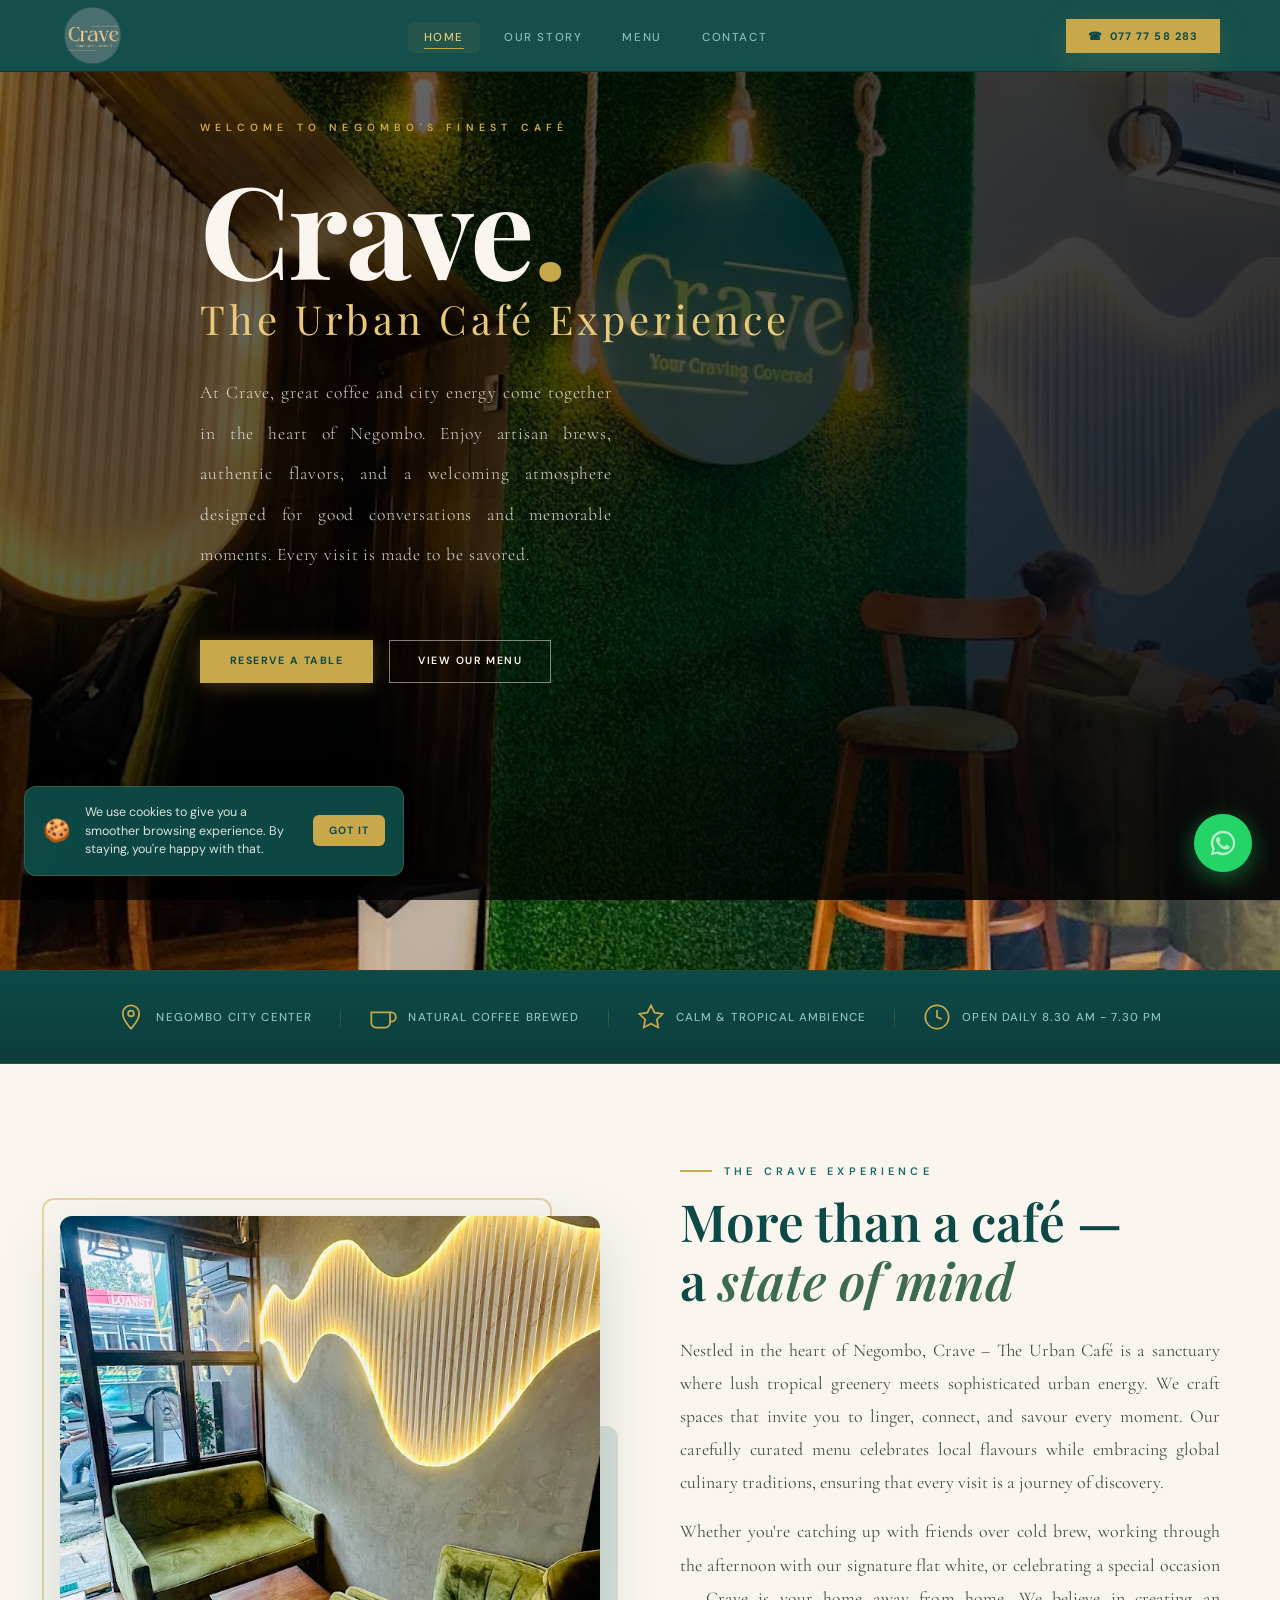
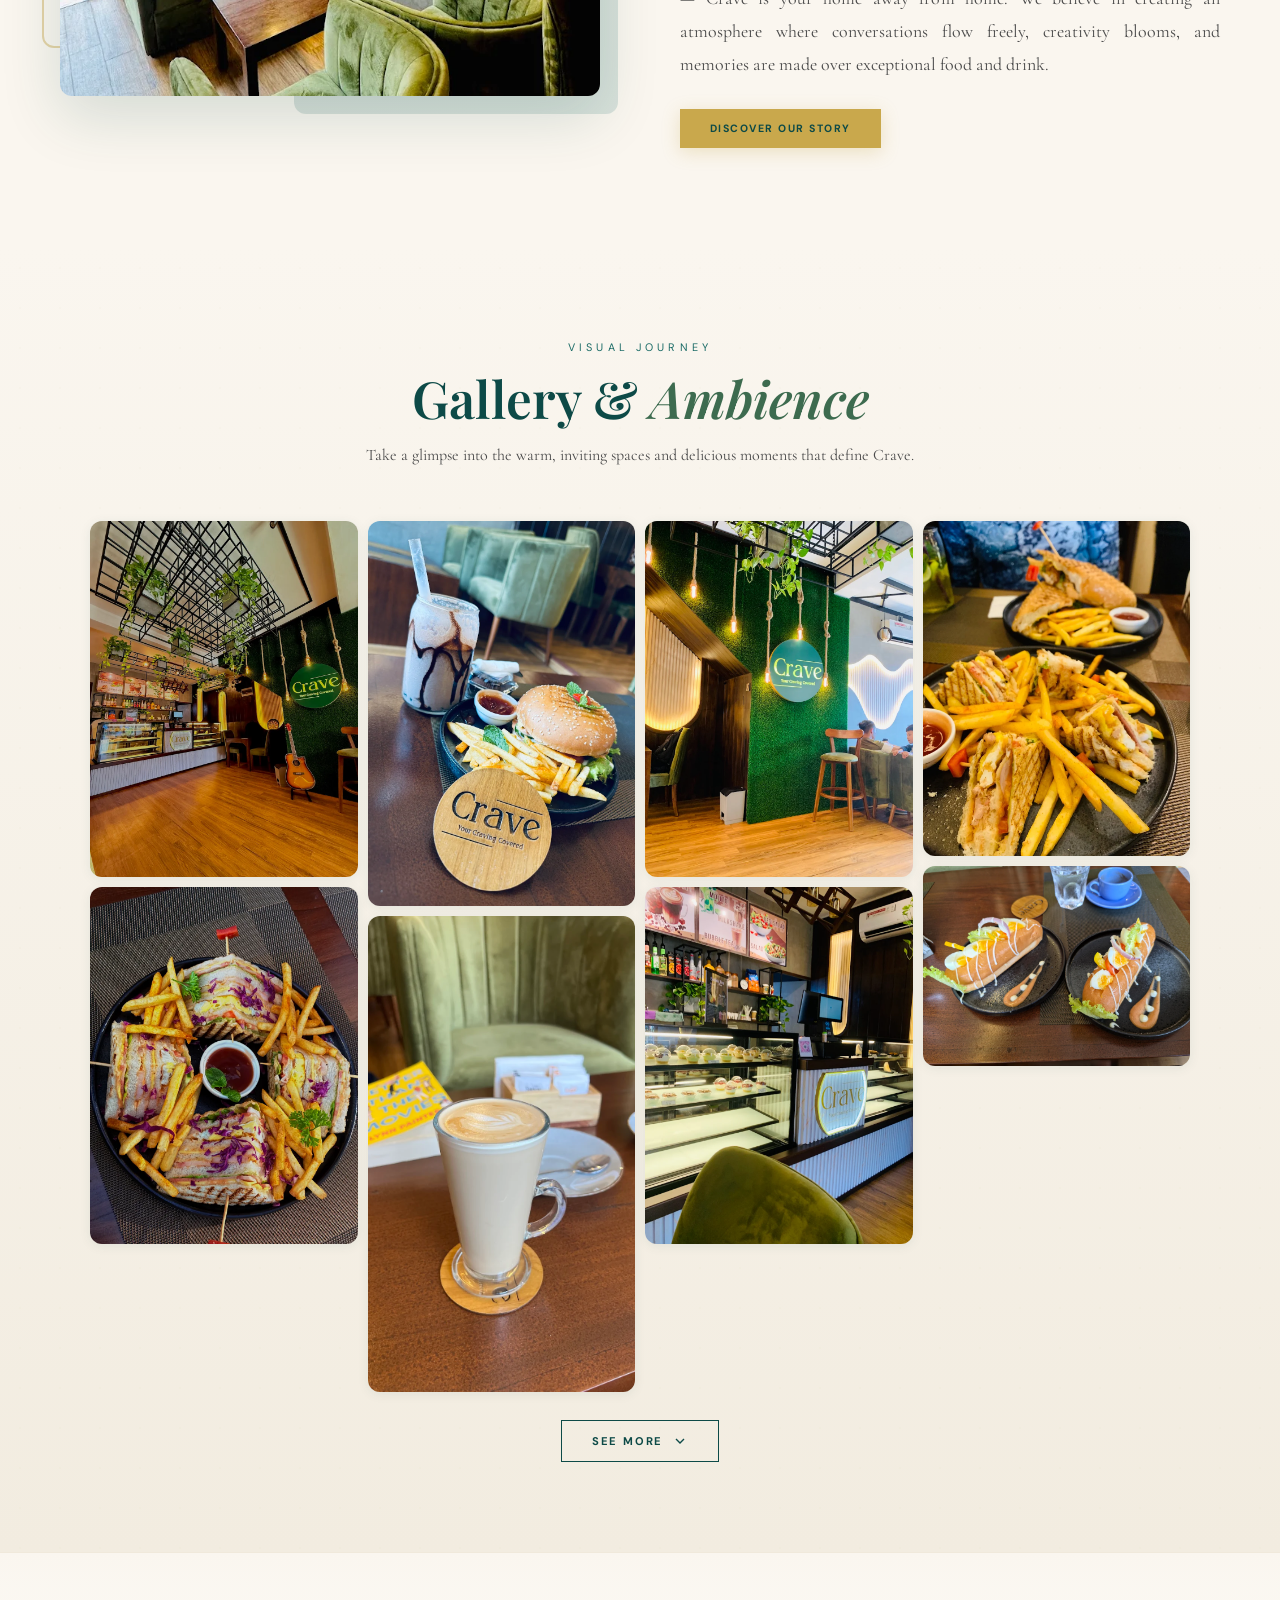
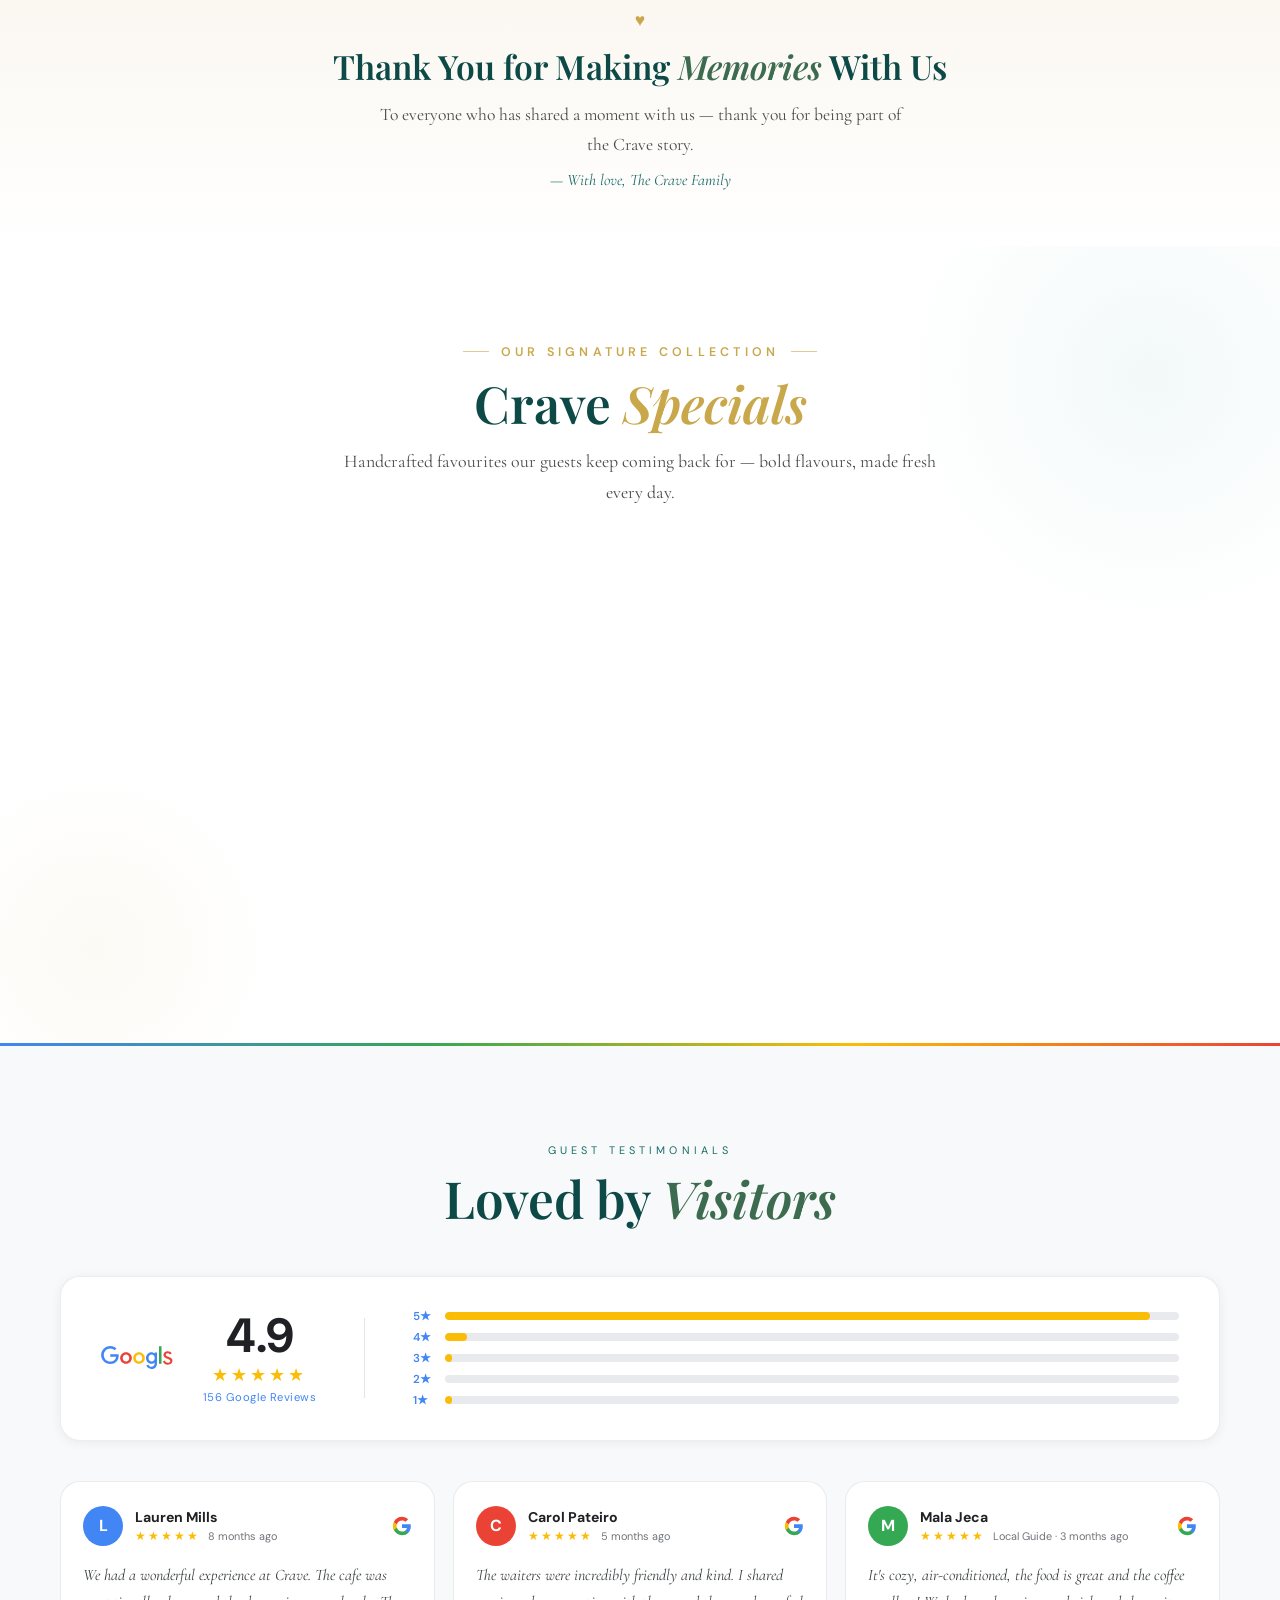
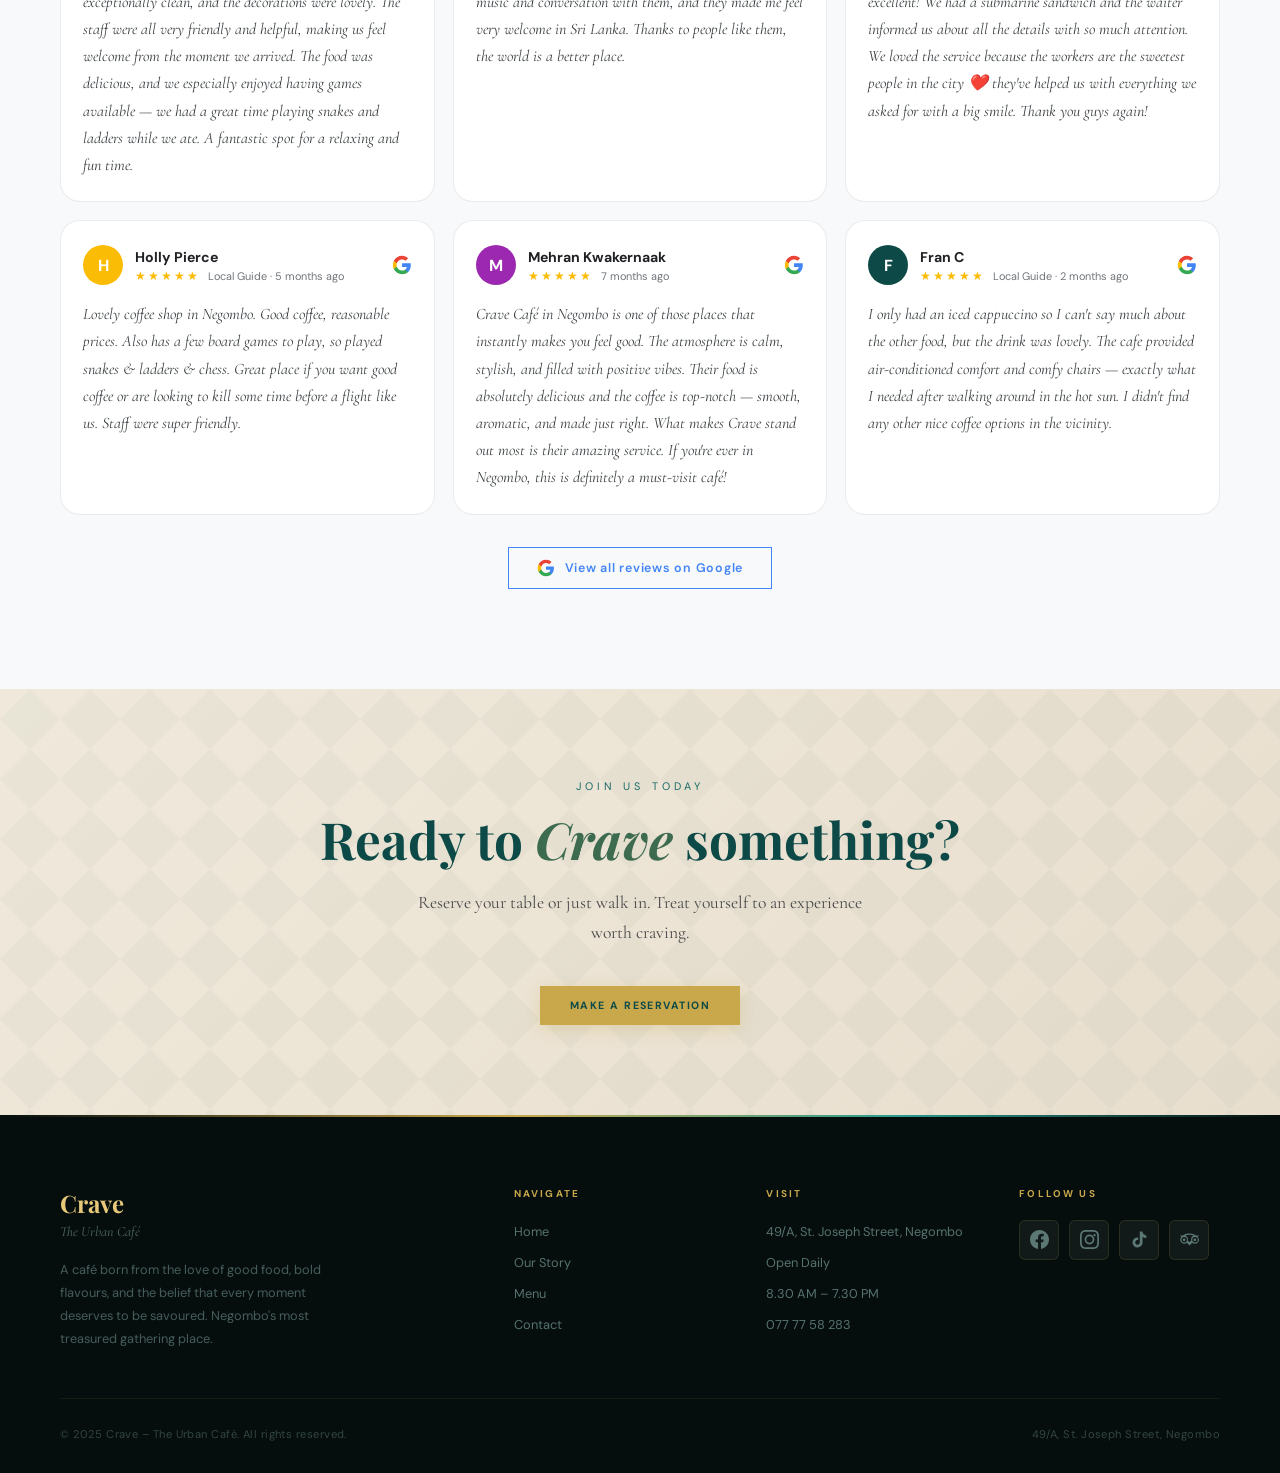
<file: index.html>
<!DOCTYPE html>
<html lang="en">
<head>
  <meta charset="UTF-8">
  <meta name="viewport" content="width=device-width, initial-scale=1.0">
  <title>Crave – The Urban Café | Negombo</title>
  <meta name="description" content="Crave – The Urban Café in Negombo. Specialty coffee, fresh food, and a calm tropical ambience. Open daily 8.30 AM – 7.30 PM at 49/A St. Joseph Street.">
  <meta name="theme-color" content="#0d4a47">
  <link rel="icon" type="image/png" href="Images/CRAVE LOGO PNG (1).png">
  <meta property="og:title" content="Crave – The Urban Café | Negombo">
  <meta property="og:description" content="Specialty coffee, fresh food, and a calm tropical ambience in the heart of Negombo.">
  <meta property="og:type" content="website">
  <meta property="og:image" content="Images/cafe-interior.webp">
  <link rel="preconnect" href="https://fonts.googleapis.com">
  <link rel="preconnect" href="https://fonts.gstatic.com" crossorigin>
  <link rel="stylesheet" href="https://fonts.googleapis.com/css2?family=Playfair+Display:ital,wght@0,400;0,600;0,700;1,400;1,600&family=Cormorant+Garamond:ital,wght@0,300;0,400;0,500;1,300;1,400&family=DM+Sans:wght@300;400;500;600&display=swap">
  <link rel="stylesheet" href="styles.css">
</head>
<body>

<!-- ═══════════════════════════════════════════════════════════════
     NAVIGATION BAR
═══════════════════════════════════════════════════════════════ -->
<nav class="navbar">
  <a class="nav-logo" href="index.html">
    <img src="Images/CRAVE LOGO PNG (1).png" alt="Crave Logo">
   
  </a>

  <!-- Desktop Links -->
  <ul class="nav-links">
    <li><a href="index.html" class="active">Home</a></li>
    <li><a href="story.html">Our Story</a></li>
    <li><a href="menu.html">Menu</a></li>
    <li><a href="contact.html">Contact</a></li>
  </ul>

  <a class="nav-contact" href="tel:0777758283">
    <span>☎</span> 077 77 58 283
  </a>

  <!-- Mobile Hamburger Menu -->
  <button class="hamburger" id="hamburger" aria-label="Toggle menu">
    <span></span>
    <span></span>
    <span></span>
  </button>

  <!-- Mobile Menu -->
  <div class="mobile-menu" id="mobileMenu">
    <ul class="mobile-nav-links">
      <li><a href="index.html" class="active">Home</a></li>
      <li><a href="story.html">Our Story</a></li>
      <li><a href="menu.html">Menu</a></li>
      <li><a href="contact.html">Contact</a></li>
      <li><a href="tel:0777758283" class="mobile-contact">☎ 077 77 58 283</a></li>
    </ul>
  </div>
</nav>

<!-- ═══════════════════════════════════════════════════════════════
     HERO SECTION
═══════════════════════════════════════════════════════════════ -->
<section class="hero">
  <div class="hero-bg"></div>
  
  <div class="hero-content">
    <div class="hero-text-wrapper">
      <p class="hero-eyebrow">WELCOME TO NEGOMBO'S FINEST CAFÉ</p>
      
      <h1 class="hero-title">
        Crave<span class="title-accent">.</span><br>
        <span class="hero-subtitle-main">The Urban Café Experience</span>
      </h1>
      
      <p class="hero-description">
        At Crave, great coffee and city energy come together in the heart of Negombo. Enjoy artisan brews, authentic flavors, and a welcoming atmosphere designed for good conversations and memorable moments. Every visit is made to be savored.
      </p>
      
      <div class="hero-cta-group">
        <a href="contact.html" class="btn-primary">Reserve a Table</a>
        <a href="menu.html" class="btn-secondary">View Our Menu</a>
      </div>
    </div>
  </div>

  <div class="hero-scroll">
    <span>Discover More</span>
    <div class="scroll-indicator">
      <div class="scroll-dot"></div>
      <div class="scroll-dot"></div>
      <div class="scroll-dot"></div>
    </div>
  </div>
</section>

<!-- ═══════════════════════════════════════════════════════════════
     FEATURES STRIP
═══════════════════════════════════════════════════════════════ -->
<div class="features-strip">
  <div class="feature-item">
    <svg class="feature-icon" viewBox="0 0 24 24" fill="none" stroke="currentColor" stroke-width="1.5">
      <path d="M12 2C8.13 2 5 5.13 5 9c0 5.25 7 13 7 13s7-7.75 7-13c0-3.87-3.13-7-7-7z"/>
      <circle cx="12" cy="9" r="2.5"/>
    </svg>
    <span class="feature-text">Negombo City Center</span>
  </div>
  <div class="feature-divider"></div>
  <div class="feature-item">
    <svg class="feature-icon" viewBox="0 0 24 24" fill="none" stroke="currentColor" stroke-width="1.5">
      <path d="M18 8h1a4 4 0 0 1 0 8h-1"/>
      <path d="M2 8h16v9a4 4 0 0 1-4 4H6a4 4 0 0 1-4-4V8z"/>
    </svg>
    <span class="feature-text">Natural Coffee Brewed</span>
  </div>
  <div class="feature-divider"></div>
  <div class="feature-item">
    <svg class="feature-icon" viewBox="0 0 24 24" fill="none" stroke="currentColor" stroke-width="1.5">
      <path d="M12 2l3.09 6.26L22 9.27l-5 4.87 1.18 6.88L12 17.77l-6.18 3.25L7 14.14 2 9.27l6.91-1.01L12 2z"/>
    </svg>
    <span class="feature-text">Calm & Tropical Ambience</span>
  </div>
  <div class="feature-divider"></div>
  <div class="feature-item">
    <svg class="feature-icon" viewBox="0 0 24 24" fill="none" stroke="currentColor" stroke-width="1.5">
      <circle cx="12" cy="12" r="10"/>
      <polyline points="12 6 12 12 16 14"/>
    </svg>
    <span class="feature-text">Open Daily 8.30 AM - 7.30 PM</span>
  </div>
</div>

<!-- ═══════════════════════════════════════════════════════════════
     THE CRAVE EXPERIENCE SECTION
═══════════════════════════════════════════════════════════════ -->
<section style="background: var(--cream); padding: 0;">
  <div class="ambience-section">
    <div class="ambience-visual">
      <img src="Images/Crave_inside.webp" alt="Crave café interior" class="ambience-image" loading="lazy">
    </div>
    <div class="ambience-text">
      <p class="eyebrow">The Crave Experience</p>
      <h2 class="section-title">More than a café —<br>a <em>state of mind</em></h2>
      <p class="body-text">
        Nestled in the heart of Negombo, Crave – The Urban Café is a sanctuary where lush tropical greenery meets sophisticated urban energy. We craft spaces that invite you to linger, connect, and savour every moment. Our carefully curated menu celebrates local flavours while embracing global culinary traditions, ensuring that every visit is a journey of discovery.
      </p>
      <p class="body-text">
        Whether you're catching up with friends over cold brew, working through the afternoon with our signature flat white, or celebrating a special occasion — Crave is your home away from home. We believe in creating an atmosphere where conversations flow freely, creativity blooms, and memories are made over exceptional food and drink.
      </p>
      <a href="story.html" class="btn-primary" style="display: inline-block; margin-top: 12px;">Discover Our Story</a>
    </div>
  </div>
</section>

<!-- ═══════════════════════════════════════════════════════════════
     GALLERY GRID
═══════════════════════════════════════════════════════════════ -->
<section class="gallery-section">
  <div class="gallery-header">
    <p class="eyebrow">Visual Journey</p>
    <h2 class="section-title">Gallery & <em>Ambience</em></h2>
    <p>Take a glimpse into the warm, inviting spaces and delicious moments that define Crave.</p>
  </div>

  <div class="gallery-grid" id="galleryGrid">
    <figure class="gallery-tile" onclick="openImageModal('Images/cafe-interior.webp')"><img src="Images/cafe-interior.webp" alt="Crave café interior" loading="lazy"></figure>
    <figure class="gallery-tile" onclick="openImageModal('Images/club-sandwich-platter.webp')"><img src="Images/club-sandwich-platter.webp" alt="Club sandwich platter" loading="lazy"></figure>
    <figure class="gallery-tile" onclick="openImageModal('Images/burger-milkshake.webp')"><img src="Images/burger-milkshake.webp" alt="Burger and milkshake" loading="lazy"></figure>
    <figure class="gallery-tile" onclick="openImageModal('Images/signature-latte.webp')"><img src="Images/signature-latte.webp" alt="Signature latte" loading="lazy"></figure>
    <figure class="gallery-tile" onclick="openImageModal('Images/crave-brand-wall.webp')"><img src="Images/crave-brand-wall.webp" alt="Crave brand wall" loading="lazy"></figure>
    <figure class="gallery-tile" onclick="openImageModal('Images/dessert-display.webp')"><img src="Images/dessert-display.webp" alt="Dessert display" loading="lazy"></figure>
    <figure class="gallery-tile" onclick="openImageModal('Images/toasted-sandwiches.webp')"><img src="Images/toasted-sandwiches.webp" alt="Toasted sandwiches" loading="lazy"></figure>
    <figure class="gallery-tile" onclick="openImageModal('Images/gourmet-hot-dogs.webp')"><img src="Images/gourmet-hot-dogs.webp" alt="Gourmet hot dogs" loading="lazy"></figure>
    <figure class="gallery-tile gallery-hidden" onclick="openImageModal('Images/espresso-shot.webp')"><img src="Images/espresso-shot.webp" alt="Espresso shot" loading="lazy"></figure>
    <figure class="gallery-tile gallery-hidden" onclick="openImageModal('Images/reading-nook.webp')"><img src="Images/reading-nook.webp" alt="Reading nook" loading="lazy"></figure>
    <figure class="gallery-tile gallery-hidden" onclick="openImageModal('Images/hot-dog-shake.webp')"><img src="Images/hot-dog-shake.webp" alt="Hot dog and shake" loading="lazy"></figure>
    <figure class="gallery-tile gallery-hidden" onclick="openImageModal('Images/burger-cafe-backdrop.webp')"><img src="Images/burger-cafe-backdrop.webp" alt="Burger with café backdrop" loading="lazy"></figure>
    <figure class="gallery-tile gallery-hidden" onclick="openImageModal('Images/book-food-flatlay.webp')"><img src="Images/book-food-flatlay.webp" alt="Book and food flatlay" loading="lazy"></figure>
    <figure class="gallery-tile gallery-hidden" onclick="openImageModal('Images/wrap-platter-drinks.webp')"><img src="Images/wrap-platter-drinks.webp" alt="Wrap platter with drinks" loading="lazy"></figure>
    <figure class="gallery-tile gallery-hidden" onclick="openImageModal('Images/pasta-bowl.webp')"><img src="Images/pasta-bowl.webp" alt="Pasta bowl" loading="lazy"></figure>
    <figure class="gallery-tile gallery-hidden" onclick="openImageModal('Images/big-breakfast-platter.webp')"><img src="Images/big-breakfast-platter.webp" alt="Big breakfast platter" loading="lazy"></figure>
    <figure class="gallery-tile gallery-hidden" onclick="openImageModal('Images/cozy-corner-guitar.webp')"><img src="Images/cozy-corner-guitar.webp" alt="Cozy corner with guitar" loading="lazy"></figure>
    <figure class="gallery-tile gallery-hidden" onclick="openImageModal('Images/lunch-for-two.webp')"><img src="Images/lunch-for-two.webp" alt="Lunch for two" loading="lazy"></figure>
  </div>

  <div class="gallery-more-wrap">
    <button class="gallery-more-btn" id="galleryMoreBtn" onclick="toggleGallery(this)">
      <span class="more-text">See More</span>
      <svg class="more-chevron" viewBox="0 0 24 24" fill="none" stroke="currentColor" stroke-width="2" width="16" height="16">
        <polyline points="6 9 12 15 18 9"></polyline>
      </svg>
    </button>
  </div>
</section>

<!-- ═══════════════════════════════════════════════════════════════
     THANK YOU MESSAGE
═══════════════════════════════════════════════════════════════ -->
<section class="thankyou-section">
  <span class="ty-heart">♥</span>
  <h2 class="ty-title">Thank You for Making <em>Memories</em> With Us</h2>
  <p class="ty-text">To everyone who has shared a moment with us — thank you for being part of the Crave story.</p>
  <p class="ty-signature">— With love, The Crave Family</p>
</section>

<!-- ═══════════════════════════════════════════════════════════════
     CAFÉ SIGNATURES
═══════════════════════════════════════════════════════════════ -->
<section class="specials-section">
  <div class="specials-inner">
    <div class="specials-header">
      <p class="eyebrow">Our Signature Collection</p>
      <h2 class="section-title">Crave <em>Specials</em></h2>
      <p class="specials-subtitle">Handcrafted favourites our guests keep coming back for — bold flavours, made fresh every day.</p>
    </div>
    <div class="specials-grid">
      <!-- Mojito Card -->
      <div class="card-item">
        <div class="card-image">
          <img src="Images/Crave_Special_Mojito1.webp" alt="Crave Special Mojito" loading="lazy">
        </div>
        <div class="card-content">
          <div class="card-tag">Beverage</div>
          <h3 class="card-name">Crave Special Mojito</h3>
          <p class="card-note">Bold & Refreshing</p>
          <p class="card-text">Fresh lime, mint leaves, espresso, mint syrup, Sprite, and soda over ice.</p>
        </div>
      </div>
      
      <!-- Iced Tea Card -->
      <div class="card-item">
        <div class="card-image">
          <img src="Images/special-iced-tea.webp" alt="Crave Special Iced Tea" loading="lazy">
        </div>
        <div class="card-content">
          <div class="card-tag">Beverage</div>
          <h3 class="card-name">Crave Special Iced Tea</h3>
          <p class="card-note">Creamy & Smooth</p>
          <p class="card-text">Black tea, milk powder, Nutella, sugar, and ice in perfect harmony.</p>
        </div>
      </div>
      
      <!-- Milkshake Card -->
      <div class="card-item">
        <div class="card-image">
          <img src="Images/signature-latte.webp" alt="Crave Special Milkshake" loading="lazy">
        </div>
        <div class="card-content">
          <div class="card-tag">Beverage</div>
          <h3 class="card-name">Crave Special Milkshake</h3>
          <p class="card-note">Indulgent & Creamy</p>
          <p class="card-text">Vanilla and chocolate layers with cashew pieces and caramel drizzle.</p>
        </div>
      </div>
      
      <!-- Burger Card -->
      <div class="card-item">
        <div class="card-image">
          <img src="Images/special-burger.webp" alt="Crave Special Burger" loading="lazy">
        </div>
        <div class="card-content">
          <div class="card-tag">Food</div>
          <h3 class="card-name">Crave Special Burger</h3>
          <p class="card-note">Fully Loaded</p>
          <p class="card-text">Crispy chicken, omelette, bacon, cheese, and vegetables in buttery bun.</p>
        </div>
      </div>
    </div>
  </div>
</section>

<!-- ═══════════════════════════════════════════════════════════════
     GOOGLE REVIEWS SECTION
═══════════════════════════════════════════════════════════════ -->
<section class="reviews-section">
  <div class="reviews-inner">

    <!-- Header -->
    <div class="reviews-header">
      <p class="eyebrow">Guest Testimonials</p>
      <h2 class="section-title">Loved by <em>Visitors</em></h2>
    </div>

    <!-- Google Rating Summary Bar -->
    <div class="google-summary">
      <div class="google-summary-left">
        <svg class="google-logo-full" viewBox="0 0 74 24" xmlns="http://www.w3.org/2000/svg">
          <path d="M9.24 8.19v2.46h5.88c-.18 1.38-.64 2.39-1.34 3.1-.86.86-2.2 1.8-4.54 1.8-3.62 0-6.45-2.92-6.45-6.54s2.83-6.54 6.45-6.54c1.95 0 3.38.77 4.43 1.76L15.4 2.5C13.94 1.08 11.98 0 9.24 0 4.28 0 .11 4.04.11 9s4.17 9 9.13 9c2.68 0 4.7-.88 6.28-2.52 1.62-1.62 2.13-3.91 2.13-5.75 0-.57-.04-1.1-.13-1.54H9.24z" fill="#4285F4"/>
          <path d="M25 6.19c-3.21 0-5.83 2.44-5.83 5.81 0 3.34 2.62 5.81 5.83 5.81s5.83-2.46 5.83-5.81c0-3.37-2.62-5.81-5.83-5.81zm0 9.33c-1.76 0-3.28-1.45-3.28-3.52 0-2.09 1.52-3.52 3.28-3.52s3.28 1.43 3.28 3.52c0 2.07-1.52 3.52-3.28 3.52z" fill="#EA4335"/>
          <path d="M53.58 7.49h-.09c-.57-.68-1.67-1.3-3.06-1.3C47.53 6.19 45 8.72 45 12c0 3.26 2.53 5.81 5.43 5.81 1.39 0 2.49-.62 3.06-1.32h.09v.83c0 2.22-1.19 3.41-3.1 3.41-1.56 0-2.53-1.12-2.93-2.07l-2.22.92c.64 1.54 2.33 3.43 5.15 3.43 2.99 0 5.52-1.76 5.52-6.05V6.49h-2.42v1zm-2.93 8.03c-1.76 0-3.1-1.5-3.1-3.52 0-2.05 1.34-3.52 3.1-3.52 1.74 0 3.1 1.49 3.1 3.54.01 2.03-1.36 3.5-3.1 3.5z" fill="#4285F4"/>
          <path d="M38 6.19c-3.21 0-5.83 2.44-5.83 5.81 0 3.34 2.62 5.81 5.83 5.81s5.83-2.46 5.83-5.81c0-3.37-2.62-5.81-5.83-5.81zm0 9.33c-1.76 0-3.28-1.45-3.28-3.52 0-2.09 1.52-3.52 3.28-3.52s3.28 1.43 3.28 3.52c0 2.07-1.52 3.52-3.28 3.52z" fill="#FBBC05"/>
          <path d="M58 .24h2.51v17.57H58z" fill="#34A853"/>
          <path d="M63.41 14.37c.66 1.64 1.8 2.44 3.35 2.44 1.56 0 2.49-.79 2.49-1.83 0-.98-.56-1.54-2.28-2.09l-1.28-.42c-2.09-.68-3.21-1.83-3.21-3.63 0-2.18 1.8-3.65 4.15-3.65 1.97 0 3.38.88 4.06 2.31l-2.01 1.08c-.36-.81-1.06-1.3-2.07-1.3s-1.83.55-1.83 1.47c0 .88.55 1.3 1.97 1.78l1.17.38c2.35.77 3.56 1.91 3.56 3.87 0 2.31-1.8 3.87-4.62 3.87-2.46 0-4.26-1.26-4.98-3.17l2.53-1.11z" fill="#EA4335"/>
        </svg>
        <div class="google-rating-score">
          <span class="score-number">4.9</span>
          <div class="score-stars">★★★★★</div>
          <a class="score-label" href="https://www.google.com/search?sca_esv=cb596a67502e2f5f&cs=1&output=search&kgmid=%2Fg%2F11xkdhgdgt&q=Crave&shem=dlvsc%2Crimspwouoe&shndl=30&source=sh%2Fx%2Floc%2Funi%2Fm1%2F1&kgs=ecfc219bd1ecc070" target="_blank" rel="noopener">156 Google Reviews</a>
        </div>
      </div>
      <div class="google-summary-divider"></div>
      <div class="google-summary-right">
        <div class="rating-bar-row"><span class="bar-label">5★</span><div class="bar-track"><div class="bar-fill" style="width:96%"></div></div></div>
        <div class="rating-bar-row"><span class="bar-label">4★</span><div class="bar-track"><div class="bar-fill" style="width:3%"></div></div></div>
        <div class="rating-bar-row"><span class="bar-label">3★</span><div class="bar-track"><div class="bar-fill" style="width:1%"></div></div></div>
        <div class="rating-bar-row"><span class="bar-label">2★</span><div class="bar-track"><div class="bar-fill" style="width:0%"></div></div></div>
        <div class="rating-bar-row"><span class="bar-label">1★</span><div class="bar-track"><div class="bar-fill" style="width:1%"></div></div></div>
      </div>
    </div>

    <!-- Review Cards -->
    <div class="reviews-grid">

      <div class="review-card">
        <div class="review-card-top">
          <div class="reviewer-avatar" style="background:#4285F4;">L</div>
          <div class="reviewer-info">
            <div class="reviewer-name">Lauren Mills</div>
            <div class="reviewer-meta">
              <div class="review-stars">★★★★★</div>
              <span class="review-date">8 months ago</span>
            </div>
          </div>
          <svg class="google-icon-badge" viewBox="0 0 24 24" xmlns="http://www.w3.org/2000/svg">
            <path d="M22.56 12.25c0-.78-.07-1.53-.2-2.25H12v4.26h5.92c-.26 1.37-1.04 2.53-2.21 3.31v2.77h3.57c2.08-1.92 3.28-4.74 3.28-8.09z" fill="#4285F4"/>
            <path d="M12 23c2.97 0 5.46-.98 7.28-2.66l-3.57-2.77c-.98.66-2.23 1.06-3.71 1.06-2.86 0-5.29-1.93-6.16-4.53H2.18v2.84C3.99 20.53 7.7 23 12 23z" fill="#34A853"/>
            <path d="M5.84 14.09c-.22-.66-.35-1.36-.35-2.09s.13-1.43.35-2.09V7.07H2.18C1.43 8.55 1 10.22 1 12s.43 3.45 1.18 4.93l3.66-2.84z" fill="#FBBC05"/>
            <path d="M12 5.38c1.62 0 3.06.56 4.21 1.64l3.15-3.15C17.45 2.09 14.97 1 12 1 7.7 1 3.99 3.47 2.18 7.07l3.66 2.84c.87-2.6 3.3-4.53 6.16-4.53z" fill="#EA4335"/>
          </svg>
        </div>
        <p class="review-text">We had a wonderful experience at Crave. The cafe was exceptionally clean, and the decorations were lovely. The staff were all very friendly and helpful, making us feel welcome from the moment we arrived. The food was delicious, and we especially enjoyed having games available — we had a great time playing snakes and ladders while we ate. A fantastic spot for a relaxing and fun time.</p>
      </div>

      <div class="review-card">
        <div class="review-card-top">
          <div class="reviewer-avatar" style="background:#EA4335;">C</div>
          <div class="reviewer-info">
            <div class="reviewer-name">Carol Pateiro</div>
            <div class="reviewer-meta">
              <div class="review-stars">★★★★★</div>
              <span class="review-date">5 months ago</span>
            </div>
          </div>
          <svg class="google-icon-badge" viewBox="0 0 24 24" xmlns="http://www.w3.org/2000/svg">
            <path d="M22.56 12.25c0-.78-.07-1.53-.2-2.25H12v4.26h5.92c-.26 1.37-1.04 2.53-2.21 3.31v2.77h3.57c2.08-1.92 3.28-4.74 3.28-8.09z" fill="#4285F4"/>
            <path d="M12 23c2.97 0 5.46-.98 7.28-2.66l-3.57-2.77c-.98.66-2.23 1.06-3.71 1.06-2.86 0-5.29-1.93-6.16-4.53H2.18v2.84C3.99 20.53 7.7 23 12 23z" fill="#34A853"/>
            <path d="M5.84 14.09c-.22-.66-.35-1.36-.35-2.09s.13-1.43.35-2.09V7.07H2.18C1.43 8.55 1 10.22 1 12s.43 3.45 1.18 4.93l3.66-2.84z" fill="#FBBC05"/>
            <path d="M12 5.38c1.62 0 3.06.56 4.21 1.64l3.15-3.15C17.45 2.09 14.97 1 12 1 7.7 1 3.99 3.47 2.18 7.07l3.66 2.84c.87-2.6 3.3-4.53 6.16-4.53z" fill="#EA4335"/>
          </svg>
        </div>
        <p class="review-text">The waiters were incredibly friendly and kind. I shared music and conversation with them, and they made me feel very welcome in Sri Lanka. Thanks to people like them, the world is a better place.</p>
      </div>

      <div class="review-card">
        <div class="review-card-top">
          <div class="reviewer-avatar" style="background:#34A853;">M</div>
          <div class="reviewer-info">
            <div class="reviewer-name">Mala Jeca</div>
            <div class="reviewer-meta">
              <div class="review-stars">★★★★★</div>
              <span class="review-date">Local Guide · 3 months ago</span>
            </div>
          </div>
          <svg class="google-icon-badge" viewBox="0 0 24 24" xmlns="http://www.w3.org/2000/svg">
            <path d="M22.56 12.25c0-.78-.07-1.53-.2-2.25H12v4.26h5.92c-.26 1.37-1.04 2.53-2.21 3.31v2.77h3.57c2.08-1.92 3.28-4.74 3.28-8.09z" fill="#4285F4"/>
            <path d="M12 23c2.97 0 5.46-.98 7.28-2.66l-3.57-2.77c-.98.66-2.23 1.06-3.71 1.06-2.86 0-5.29-1.93-6.16-4.53H2.18v2.84C3.99 20.53 7.7 23 12 23z" fill="#34A853"/>
            <path d="M5.84 14.09c-.22-.66-.35-1.36-.35-2.09s.13-1.43.35-2.09V7.07H2.18C1.43 8.55 1 10.22 1 12s.43 3.45 1.18 4.93l3.66-2.84z" fill="#FBBC05"/>
            <path d="M12 5.38c1.62 0 3.06.56 4.21 1.64l3.15-3.15C17.45 2.09 14.97 1 12 1 7.7 1 3.99 3.47 2.18 7.07l3.66 2.84c.87-2.6 3.3-4.53 6.16-4.53z" fill="#EA4335"/>
          </svg>
        </div>
        <p class="review-text">It's cozy, air-conditioned, the food is great and the coffee excellent! We had a submarine sandwich and the waiter informed us about all the details with so much attention. We loved the service because the workers are the sweetest people in the city ❤️ they've helped us with everything we asked for with a big smile. Thank you guys again!</p>
      </div>

      <div class="review-card">
        <div class="review-card-top">
          <div class="reviewer-avatar" style="background:#FBBC05;">H</div>
          <div class="reviewer-info">
            <div class="reviewer-name">Holly Pierce</div>
            <div class="reviewer-meta">
              <div class="review-stars">★★★★★</div>
              <span class="review-date">Local Guide · 5 months ago</span>
            </div>
          </div>
          <svg class="google-icon-badge" viewBox="0 0 24 24" xmlns="http://www.w3.org/2000/svg">
            <path d="M22.56 12.25c0-.78-.07-1.53-.2-2.25H12v4.26h5.92c-.26 1.37-1.04 2.53-2.21 3.31v2.77h3.57c2.08-1.92 3.28-4.74 3.28-8.09z" fill="#4285F4"/>
            <path d="M12 23c2.97 0 5.46-.98 7.28-2.66l-3.57-2.77c-.98.66-2.23 1.06-3.71 1.06-2.86 0-5.29-1.93-6.16-4.53H2.18v2.84C3.99 20.53 7.7 23 12 23z" fill="#34A853"/>
            <path d="M5.84 14.09c-.22-.66-.35-1.36-.35-2.09s.13-1.43.35-2.09V7.07H2.18C1.43 8.55 1 10.22 1 12s.43 3.45 1.18 4.93l3.66-2.84z" fill="#FBBC05"/>
            <path d="M12 5.38c1.62 0 3.06.56 4.21 1.64l3.15-3.15C17.45 2.09 14.97 1 12 1 7.7 1 3.99 3.47 2.18 7.07l3.66 2.84c.87-2.6 3.3-4.53 6.16-4.53z" fill="#EA4335"/>
          </svg>
        </div>
        <p class="review-text">Lovely coffee shop in Negombo. Good coffee, reasonable prices. Also has a few board games to play, so played snakes & ladders & chess. Great place if you want good coffee or are looking to kill some time before a flight like us. Staff were super friendly.</p>
      </div>

      <div class="review-card">
        <div class="review-card-top">
          <div class="reviewer-avatar" style="background:#9c27b0;">M</div>
          <div class="reviewer-info">
            <div class="reviewer-name">Mehran Kwakernaak</div>
            <div class="reviewer-meta">
              <div class="review-stars">★★★★★</div>
              <span class="review-date">7 months ago</span>
            </div>
          </div>
          <svg class="google-icon-badge" viewBox="0 0 24 24" xmlns="http://www.w3.org/2000/svg">
            <path d="M22.56 12.25c0-.78-.07-1.53-.2-2.25H12v4.26h5.92c-.26 1.37-1.04 2.53-2.21 3.31v2.77h3.57c2.08-1.92 3.28-4.74 3.28-8.09z" fill="#4285F4"/>
            <path d="M12 23c2.97 0 5.46-.98 7.28-2.66l-3.57-2.77c-.98.66-2.23 1.06-3.71 1.06-2.86 0-5.29-1.93-6.16-4.53H2.18v2.84C3.99 20.53 7.7 23 12 23z" fill="#34A853"/>
            <path d="M5.84 14.09c-.22-.66-.35-1.36-.35-2.09s.13-1.43.35-2.09V7.07H2.18C1.43 8.55 1 10.22 1 12s.43 3.45 1.18 4.93l3.66-2.84z" fill="#FBBC05"/>
            <path d="M12 5.38c1.62 0 3.06.56 4.21 1.64l3.15-3.15C17.45 2.09 14.97 1 12 1 7.7 1 3.99 3.47 2.18 7.07l3.66 2.84c.87-2.6 3.3-4.53 6.16-4.53z" fill="#EA4335"/>
          </svg>
        </div>
        <p class="review-text">Crave Café in Negombo is one of those places that instantly makes you feel good. The atmosphere is calm, stylish, and filled with positive vibes. Their food is absolutely delicious and the coffee is top-notch — smooth, aromatic, and made just right. What makes Crave stand out most is their amazing service. If you're ever in Negombo, this is definitely a must-visit café!</p>
      </div>

      <div class="review-card">
        <div class="review-card-top">
          <div class="reviewer-avatar" style="background:#0d4a47;">F</div>
          <div class="reviewer-info">
            <div class="reviewer-name">Fran C</div>
            <div class="reviewer-meta">
              <div class="review-stars">★★★★★</div>
              <span class="review-date">Local Guide · 2 months ago</span>
            </div>
          </div>
          <svg class="google-icon-badge" viewBox="0 0 24 24" xmlns="http://www.w3.org/2000/svg">
            <path d="M22.56 12.25c0-.78-.07-1.53-.2-2.25H12v4.26h5.92c-.26 1.37-1.04 2.53-2.21 3.31v2.77h3.57c2.08-1.92 3.28-4.74 3.28-8.09z" fill="#4285F4"/>
            <path d="M12 23c2.97 0 5.46-.98 7.28-2.66l-3.57-2.77c-.98.66-2.23 1.06-3.71 1.06-2.86 0-5.29-1.93-6.16-4.53H2.18v2.84C3.99 20.53 7.7 23 12 23z" fill="#34A853"/>
            <path d="M5.84 14.09c-.22-.66-.35-1.36-.35-2.09s.13-1.43.35-2.09V7.07H2.18C1.43 8.55 1 10.22 1 12s.43 3.45 1.18 4.93l3.66-2.84z" fill="#FBBC05"/>
            <path d="M12 5.38c1.62 0 3.06.56 4.21 1.64l3.15-3.15C17.45 2.09 14.97 1 12 1 7.7 1 3.99 3.47 2.18 7.07l3.66 2.84c.87-2.6 3.3-4.53 6.16-4.53z" fill="#EA4335"/>
          </svg>
        </div>
        <p class="review-text">I only had an iced cappuccino so I can't say much about the other food, but the drink was lovely. The cafe provided air-conditioned comfort and comfy chairs — exactly what I needed after walking around in the hot sun. I didn't find any other nice coffee options in the vicinity.</p>
      </div>

    </div>

    <!-- View on Google link -->
    <div class="google-view-all">
      <a href="https://www.google.com/search?sca_esv=cb596a67502e2f5f&cs=1&output=search&kgmid=%2Fg%2F11xkdhgdgt&q=Crave&shem=dlvsc%2Crimspwouoe&shndl=30&source=sh%2Fx%2Floc%2Funi%2Fm1%2F1&kgs=ecfc219bd1ecc070" target="_blank" rel="noopener" class="google-view-btn">
        <svg viewBox="0 0 24 24" xmlns="http://www.w3.org/2000/svg" width="18" height="18">
          <path d="M22.56 12.25c0-.78-.07-1.53-.2-2.25H12v4.26h5.92c-.26 1.37-1.04 2.53-2.21 3.31v2.77h3.57c2.08-1.92 3.28-4.74 3.28-8.09z" fill="#4285F4"/>
          <path d="M12 23c2.97 0 5.46-.98 7.28-2.66l-3.57-2.77c-.98.66-2.23 1.06-3.71 1.06-2.86 0-5.29-1.93-6.16-4.53H2.18v2.84C3.99 20.53 7.7 23 12 23z" fill="#34A853"/>
          <path d="M5.84 14.09c-.22-.66-.35-1.36-.35-2.09s.13-1.43.35-2.09V7.07H2.18C1.43 8.55 1 10.22 1 12s.43 3.45 1.18 4.93l3.66-2.84z" fill="#FBBC05"/>
          <path d="M12 5.38c1.62 0 3.06.56 4.21 1.64l3.15-3.15C17.45 2.09 14.97 1 12 1 7.7 1 3.99 3.47 2.18 7.07l3.66 2.84c.87-2.6 3.3-4.53 6.16-4.53z" fill="#EA4335"/>
        </svg>
        View all reviews on Google
      </a>
    </div>

  </div>
</section>

<!-- ═══════════════════════════════════════════════════════════════
     CTA BANNER
═══════════════════════════════════════════════════════════════ -->
<section class="cta-banner">
  <p class="cta-eyebrow">Join Us Today</p>
  <h2 class="cta-title">Ready to <em style="font-style:italic; color:var(--leaf-green);">Crave</em> something?</h2>
  <p class="cta-subtitle">Reserve your table or just walk in. Treat yourself to an experience worth craving.</p>
  <a href="contact.html" class="btn-primary">Make a Reservation</a>
</section>

<!-- ═══════════════════════════════════════════════════════════════
     FOOTER
═══════════════════════════════════════════════════════════════ -->
<footer>
  <div class="footer-grid">
    <div class="footer-brand">
      <div class="logo">Crave</div>
      <div class="tagline">The Urban Café</div>
      <p>A café born from the love of good food, bold flavours, and the belief that every moment deserves to be savoured. Negombo's most treasured gathering place.</p>
    </div>
    <div class="footer-col">
      <h4>Navigate</h4>
      <ul>
        <li><a href="index.html">Home</a></li>
        <li><a href="story.html">Our Story</a></li>
        <li><a href="menu.html">Menu</a></li>
        <li><a href="contact.html">Contact</a></li>
      </ul>
    </div>
    <div class="footer-col">
      <h4>Visit</h4>
      <ul>
        <li><a href="https://maps.google.com/?q=49/A+St+Joseph+Street,+Negombo" target="_blank" rel="noopener">49/A, St. Joseph Street, Negombo</a></li>
        <li><a href="#">Open Daily</a></li>
        <li><a href="#">8.30 AM – 7.30 PM</a></li>
        <li><a href="tel:0777758283">077 77 58 283</a></li>
      </ul>
    </div>
    <div class="footer-col">
      <h4>Follow Us</h4>
      <ul class="social-links">
        <li><a class="social-link sl-fb" title="Facebook" href="https://web.facebook.com/cravetheurbancafe/" target="_blank" rel="noopener" aria-label="Facebook">
          <svg viewBox="0 0 24 24" fill="currentColor"><path d="M24 12.07C24 5.4 18.63 0 12 0S0 5.4 0 12.07c0 6.02 4.39 11.01 10.13 11.93v-8.44H7.08v-3.49h3.05V9.41c0-3.02 1.79-4.69 4.53-4.69 1.31 0 2.68.24 2.68.24v2.97h-1.51c-1.49 0-1.96.93-1.96 1.89v2.25h3.33l-.53 3.49h-2.8V24C19.61 23.08 24 18.09 24 12.07z"/></svg>
        </a></li>
        <li><a class="social-link sl-ig" title="Instagram" href="https://www.instagram.com/yourcravingcovered/" target="_blank" rel="noopener" aria-label="Instagram">
          <svg viewBox="0 0 24 24" fill="currentColor"><path d="M12 2.16c3.2 0 3.58.01 4.85.07 1.17.05 1.8.25 2.23.41.56.22.96.48 1.38.9.42.42.68.82.9 1.38.16.42.36 1.06.41 2.23.06 1.27.07 1.65.07 4.85s-.01 3.58-.07 4.85c-.05 1.17-.25 1.8-.41 2.23-.22.56-.48.96-.9 1.38-.42.42-.82.68-1.38.9-.42.16-1.06.36-2.23.41-1.27.06-1.65.07-4.85.07s-3.58-.01-4.85-.07c-1.17-.05-1.8-.25-2.23-.41a3.7 3.7 0 0 1-1.38-.9 3.7 3.7 0 0 1-.9-1.38c-.16-.42-.36-1.06-.41-2.23C2.17 15.58 2.16 15.2 2.16 12s.01-3.58.07-4.85c.05-1.17.25-1.8.41-2.23.22-.56.48-.96.9-1.38.42-.42.82-.68 1.38-.9.42-.16 1.06-.36 2.23-.41C8.42 2.17 8.8 2.16 12 2.16zM12 0C8.74 0 8.33.01 7.05.07 5.78.13 4.9.33 4.14.63c-.79.3-1.46.72-2.12 1.38C1.35 2.68.94 3.35.63 4.14.33 4.9.13 5.78.07 7.05.01 8.33 0 8.74 0 12s.01 3.67.07 4.95c.06 1.27.26 2.15.56 2.91.3.79.72 1.46 1.38 2.12.66.66 1.33 1.08 2.12 1.38.76.3 1.64.5 2.91.56C8.33 23.99 8.74 24 12 24s3.67-.01 4.95-.07c1.27-.06 2.15-.26 2.91-.56.79-.3 1.46-.72 2.12-1.38.66-.66 1.08-1.33 1.38-2.12.3-.76.5-1.64.56-2.91.06-1.28.07-1.69.07-4.95s-.01-3.67-.07-4.95c-.06-1.27-.26-2.15-.56-2.91-.3-.79-.72-1.46-1.38-2.12C21.32 1.35 20.65.94 19.86.63 19.1.33 18.22.13 16.95.07 15.67.01 15.26 0 12 0zm0 5.84a6.16 6.16 0 1 0 0 12.32 6.16 6.16 0 0 0 0-12.32zM12 16a4 4 0 1 1 0-8 4 4 0 0 1 0 8zm6.41-10.85a1.44 1.44 0 1 0 0 2.88 1.44 1.44 0 0 0 0-2.88z"/></svg>
        </a></li>
        <li><a class="social-link sl-tt" title="TikTok" href="https://www.tiktok.com/@yourcravingcovered" target="_blank" rel="noopener" aria-label="TikTok">
          <svg viewBox="0 0 24 24" fill="currentColor"><path d="M19.59 6.69a4.83 4.83 0 0 1-3.77-4.25V2h-3.45v13.67a2.89 2.89 0 0 1-5.2 1.74 2.89 2.89 0 0 1 2.31-4.64c.3 0 .59.04.86.13V9.4a6.33 6.33 0 0 0-1-.08A6.34 6.34 0 0 0 5 20.1a6.34 6.34 0 0 0 10.86-4.43v-7a8.16 8.16 0 0 0 4.77 1.52v-3.4a4.85 4.85 0 0 1-1.04-.1z"/></svg>
        </a></li>
        <li><a class="social-link sl-ta" title="TripAdvisor" href="https://www.tripadvisor.com/Restaurant_Review-g297897-d33270366-Reviews-Crave_The_Urban_Cafe-Negombo_Western_Province.html" target="_blank" rel="noopener" aria-label="TripAdvisor">
          <svg viewBox="0 0 24 24" fill="currentColor"><path d="M12 4.5c-3.13 0-6.02.86-8.3 2.3H0l1.86 2.02A5.07 5.07 0 0 0 5.2 17.5a5.05 5.05 0 0 0 3.45-1.36L12 19.5l3.35-3.35a5.05 5.05 0 0 0 3.45 1.35 5.07 5.07 0 0 0 3.43-8.78L24 6.8h-3.7A15.07 15.07 0 0 0 12 4.5zm0 1.6c1.85 0 3.6.3 5.16.84A5.08 5.08 0 0 0 14.1 12.5c0 .27.02.53.06.78L12 15.43l-2.16-2.15c.04-.25.06-.51.06-.78a5.08 5.08 0 0 0-3.07-5.56A14.9 14.9 0 0 1 12 6.1zM5.2 8.95a3.48 3.48 0 1 1 0 6.95 3.48 3.48 0 0 1 0-6.95zm13.6 0a3.48 3.48 0 1 1 0 6.95 3.48 3.48 0 0 1 0-6.95zM5.2 10.7a1.72 1.72 0 1 0 0 3.45 1.72 1.72 0 0 0 0-3.45zm13.6 0a1.72 1.72 0 1 0 0 3.45 1.72 1.72 0 0 0 0-3.45z"/></svg>
        </a></li>
      </ul>
    </div>
  </div>
  <div class="footer-bottom">
    <p>© 2025 Crave – The Urban Café. All rights reserved.</p>
    <p>49/A, St. Joseph Street, Negombo</p>
  </div>
</footer>

<!-- Cookie Consent Banner -->
<div class="cookie-banner" id="cookieBanner">
  <span class="cookie-icon">🍪</span>
  <p class="cookie-text">We use cookies to give you a smoother browsing experience. By staying, you're happy with that.</p>
  <div class="cookie-actions">
    <button class="cookie-btn cookie-accept" onclick="acceptCookies()">Got it</button>
  </div>
</div>

<!-- WhatsApp Floating Button -->
<div class="whatsapp-float">
  <span class="whatsapp-tooltip">Chat with us on WhatsApp</span>
  <a class="whatsapp-btn" href="https://wa.me/94777757283" target="_blank" rel="noopener" aria-label="Chat on WhatsApp">
    <svg viewBox="0 0 32 32" fill="none" xmlns="http://www.w3.org/2000/svg">
      <path d="M16 3C8.82 3 3 8.82 3 16c0 2.3.6 4.47 1.64 6.35L3 29l6.82-1.62A13 13 0 0 0 16 29c7.18 0 13-5.82 13-13S23.18 3 16 3z" fill="#fff"/>
      <path d="M16 5.5A10.5 10.5 0 0 0 7.04 21.3l.28.45-1.19 4.34 4.46-1.17.44.26A10.5 10.5 0 1 0 16 5.5z" fill="#25D366"/>
      <path d="M12.3 10.2c-.27-.6-.55-.61-.81-.62l-.69-.01c-.24 0-.62.09-.94.46-.33.37-1.25 1.22-1.25 2.98s1.28 3.45 1.46 3.69c.18.24 2.47 3.93 6.07 5.35 3 1.19 3.61.95 4.26.89.65-.06 2.1-.86 2.4-1.69.3-.83.3-1.54.21-1.69-.09-.15-.33-.24-.69-.42-.36-.18-2.1-1.04-2.43-1.16-.33-.12-.57-.18-.81.18-.24.36-.93 1.16-1.14 1.4-.21.24-.42.27-.78.09-.36-.18-1.52-.56-2.9-1.79-1.07-.96-1.79-2.14-2-2.5-.21-.36-.02-.55.16-.73.16-.16.36-.42.54-.63.18-.21.24-.36.36-.6.12-.24.06-.45-.03-.63-.09-.18-.79-1.96-1.1-2.67z" fill="#fff"/>
    </svg>
  </a>
</div>

<script src="script.js"></script>
</body>
</html>
</file>
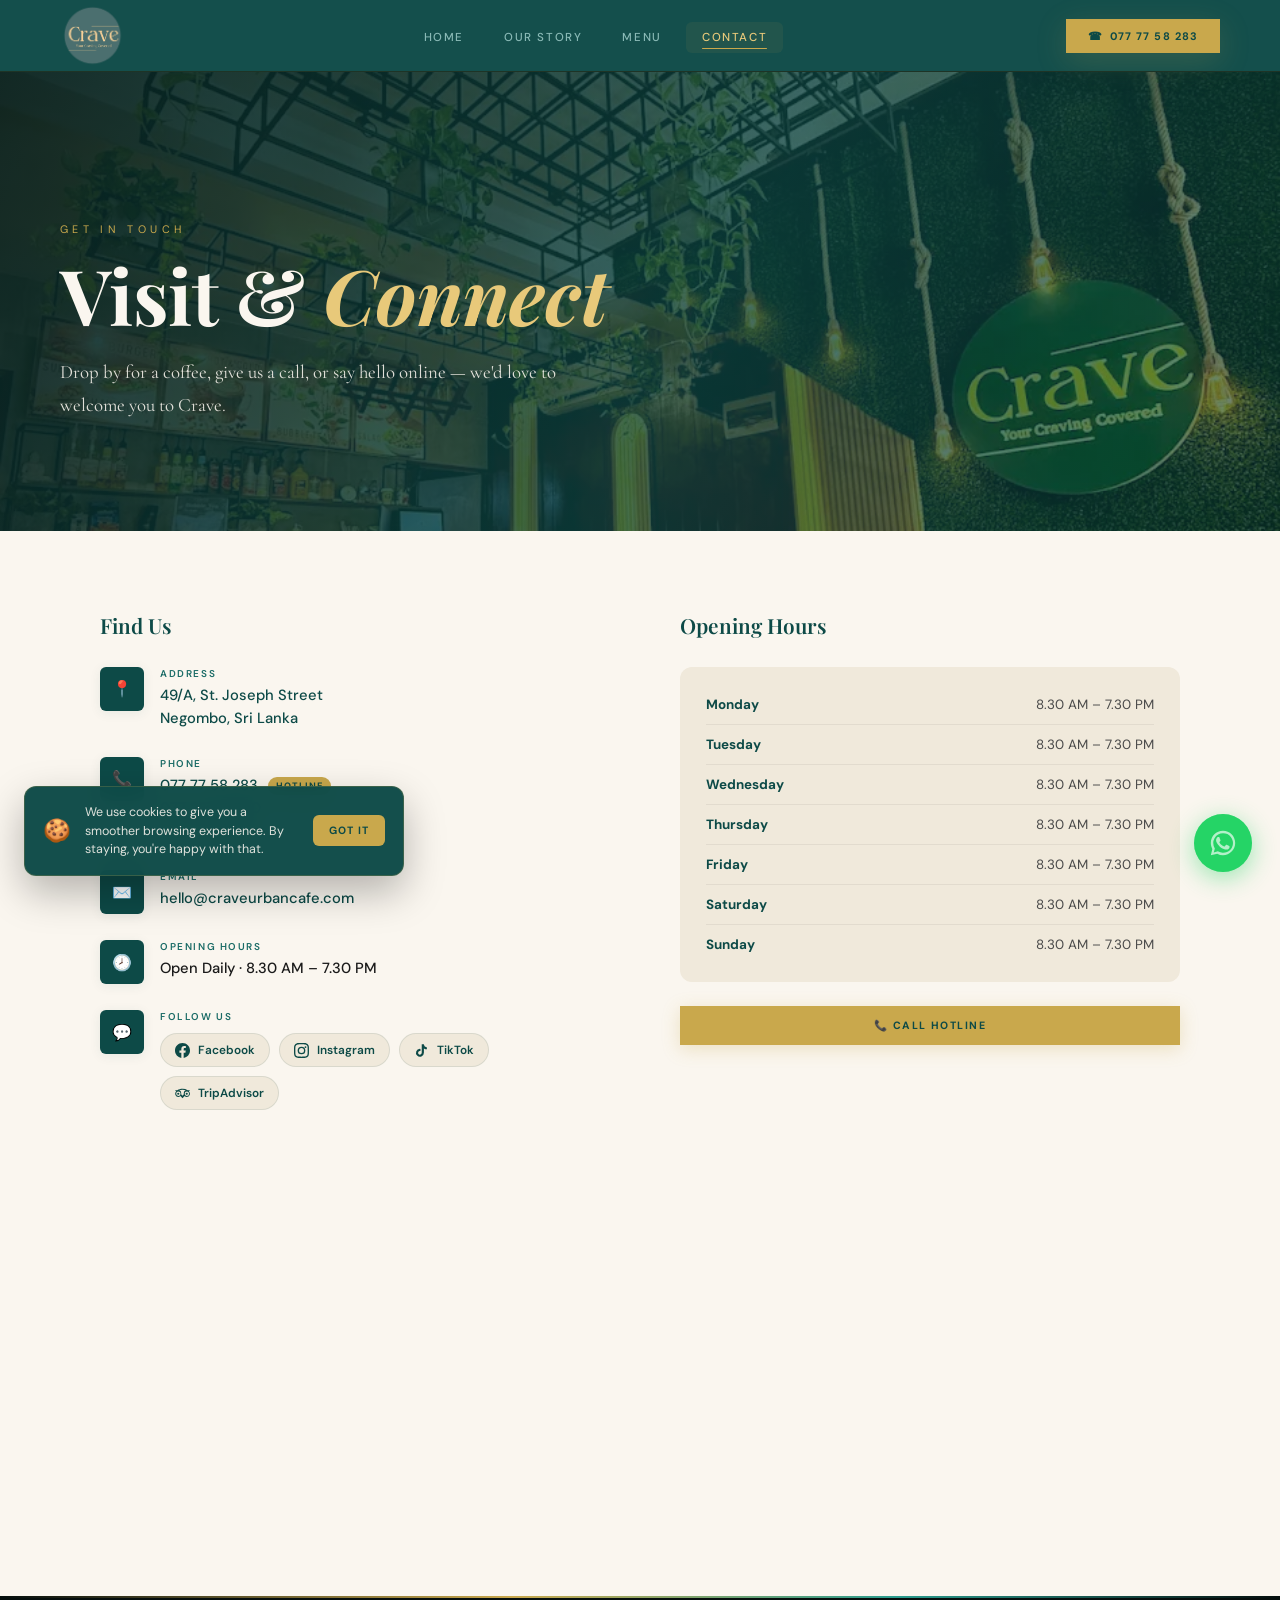
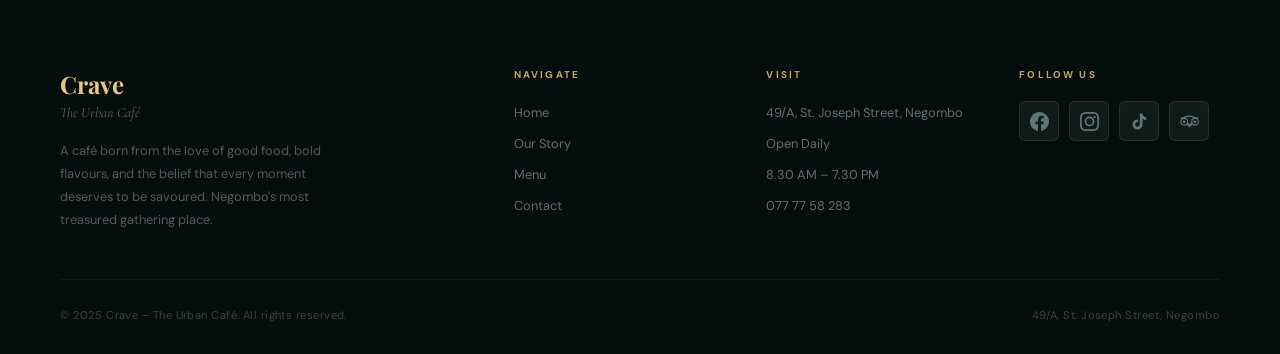
<file: contact.html>
<!DOCTYPE html>
<html lang="en">
<head>
  <meta charset="UTF-8">
  <meta name="viewport" content="width=device-width, initial-scale=1.0">
  <title>Contact – Crave – The Urban Café | Negombo</title>
  <meta name="description" content="Visit Crave – The Urban Café at 49/A St. Joseph Street, Negombo. Call 077 77 58 283. Open daily 8.30 AM – 7.30 PM.">
  <meta name="theme-color" content="#0d4a47">
  <link rel="icon" type="image/png" href="Images/CRAVE LOGO PNG (1).png">
  <link rel="preconnect" href="https://fonts.googleapis.com">
  <link rel="preconnect" href="https://fonts.gstatic.com" crossorigin>
  <link rel="stylesheet" href="https://fonts.googleapis.com/css2?family=Playfair+Display:ital,wght@0,400;0,600;0,700;1,400;1,600&family=Cormorant+Garamond:ital,wght@0,300;0,400;0,500;1,300;1,400&family=DM+Sans:wght@300;400;500;600&display=swap">
  <link rel="stylesheet" href="styles.css">
</head>
<body>

<!-- NAVIGATION -->
<nav class="navbar">
  <a class="nav-logo" href="index.html">
    <img src="Images/CRAVE LOGO PNG (1).png" alt="Crave Logo">
  </a>
  <ul class="nav-links">
    <li><a href="index.html">Home</a></li>
    <li><a href="story.html">Our Story</a></li>
    <li><a href="menu.html">Menu</a></li>
    <li><a href="contact.html" class="active">Contact</a></li>
  </ul>
  <a class="nav-contact" href="tel:0777758283">
    <span>☎</span> 077 77 58 283
  </a>
  <button class="hamburger" id="hamburger" aria-label="Toggle menu">
    <span></span>
    <span></span>
    <span></span>
  </button>
  <div class="mobile-menu" id="mobileMenu">
    <ul class="mobile-nav-links">
      <li><a href="index.html">Home</a></li>
      <li><a href="story.html">Our Story</a></li>
      <li><a href="menu.html">Menu</a></li>
      <li><a href="contact.html" class="active">Contact</a></li>
      <li><a href="tel:0777758283" class="mobile-contact">☎ 077 77 58 283</a></li>
    </ul>
  </div>
</nav>

<!-- ═══════════════════════════════════════════════════════════════
     CONTACT HERO SECTION
═══════════════════════════════════════════════════════════════ -->
<section class="contact-hero">
  <div class="contact-hero-overlay"></div>
  <div class="contact-hero-content">
    <p class="page-eyebrow">Get in Touch</p>
    <h1 class="page-title">Visit &amp; <em style="font-style:italic; color:var(--gold-light);">Connect</em></h1>
    <p class="page-subtitle">Drop by for a coffee, give us a call, or say hello online — we'd love to welcome you to Crave.</p>
  </div>
</section>

<!-- ═══════════════════════════════════════════════════════════════
     CONTACT BODY
═══════════════════════════════════════════════════════════════ -->
<div class="contact-body">

  <!-- INFO COLUMN -->
  <div class="contact-info">
    <h3>Find Us</h3>

    <div class="info-item">
      <div class="info-icon">📍</div>
      <div>
        <div class="info-label">Address</div>
        <div class="info-value"><a href="https://maps.google.com/?q=49/A+St+Joseph+Street,+Negombo" target="_blank" rel="noopener" style="color: var(--teal-deep); text-decoration: none;">49/A, St. Joseph Street<br>Negombo, Sri Lanka</a></div>
      </div>
    </div>

    <div class="info-item">
      <div class="info-icon">📞</div>
      <div>
        <div class="info-label">Phone</div>
        <div class="info-value">
          <a href="tel:0777758283" style="color: var(--teal-deep); text-decoration: none;">077 77 58 283</a> <span class="phone-tag">Hotline</span><br>
          <a href="tel:0772849960" style="color: var(--teal-deep); text-decoration: none;">077 28 49 960</a><br>
          <a href="tel:0777339423" style="color: var(--teal-deep); text-decoration: none;">077 73 39 423</a>
        </div>
      </div>
    </div>

    <div class="info-item">
      <div class="info-icon">✉️</div>
      <div>
        <div class="info-label">Email</div>
        <div class="info-value"><a href="mailto:hello@craveurbancafe.com" style="color: var(--teal-deep); text-decoration: none;">hello@craveurbancafe.com</a></div>
      </div>
    </div>

    <div class="info-item">
      <div class="info-icon">🕗</div>
      <div>
        <div class="info-label">Opening Hours</div>
        <div class="info-value">Open Daily · 8.30 AM – 7.30 PM</div>
      </div>
    </div>

    <div class="info-item">
      <div class="info-icon">💬</div>
      <div>
        <div class="info-label">Follow Us</div>
        <div class="social-pills">
          <a class="social-pill sl-fb" href="https://web.facebook.com/cravetheurbancafe/" target="_blank" rel="noopener">
            <svg viewBox="0 0 24 24" fill="currentColor"><path d="M24 12.07C24 5.4 18.63 0 12 0S0 5.4 0 12.07c0 6.02 4.39 11.01 10.13 11.93v-8.44H7.08v-3.49h3.05V9.41c0-3.02 1.79-4.69 4.53-4.69 1.31 0 2.68.24 2.68.24v2.97h-1.51c-1.49 0-1.96.93-1.96 1.89v2.25h3.33l-.53 3.49h-2.8V24C19.61 23.08 24 18.09 24 12.07z"/></svg>
            <span>Facebook</span>
          </a>
          <a class="social-pill sl-ig" href="https://www.instagram.com/yourcravingcovered/" target="_blank" rel="noopener">
            <svg viewBox="0 0 24 24" fill="currentColor"><path d="M12 2.16c3.2 0 3.58.01 4.85.07 1.17.05 1.8.25 2.23.41.56.22.96.48 1.38.9.42.42.68.82.9 1.38.16.42.36 1.06.41 2.23.06 1.27.07 1.65.07 4.85s-.01 3.58-.07 4.85c-.05 1.17-.25 1.8-.41 2.23-.22.56-.48.96-.9 1.38-.42.42-.82.68-1.38.9-.42.16-1.06.36-2.23.41-1.27.06-1.65.07-4.85.07s-3.58-.01-4.85-.07c-1.17-.05-1.8-.25-2.23-.41a3.7 3.7 0 0 1-1.38-.9 3.7 3.7 0 0 1-.9-1.38c-.16-.42-.36-1.06-.41-2.23C2.17 15.58 2.16 15.2 2.16 12s.01-3.58.07-4.85c.05-1.17.25-1.8.41-2.23.22-.56.48-.96.9-1.38.42-.42.82-.68 1.38-.9.42-.16 1.06-.36 2.23-.41C8.42 2.17 8.8 2.16 12 2.16zM12 0C8.74 0 8.33.01 7.05.07 5.78.13 4.9.33 4.14.63c-.79.3-1.46.72-2.12 1.38C1.35 2.68.94 3.35.63 4.14.33 4.9.13 5.78.07 7.05.01 8.33 0 8.74 0 12s.01 3.67.07 4.95c.06 1.27.26 2.15.56 2.91.3.79.72 1.46 1.38 2.12.66.66 1.33 1.08 2.12 1.38.76.3 1.64.5 2.91.56C8.33 23.99 8.74 24 12 24s3.67-.01 4.95-.07c1.27-.06 2.15-.26 2.91-.56.79-.3 1.46-.72 2.12-1.38.66-.66 1.08-1.33 1.38-2.12.3-.76.5-1.64.56-2.91.06-1.28.07-1.69.07-4.95s-.01-3.67-.07-4.95c-.06-1.27-.26-2.15-.56-2.91-.3-.79-.72-1.46-1.38-2.12C21.32 1.35 20.65.94 19.86.63 19.1.33 18.22.13 16.95.07 15.67.01 15.26 0 12 0zm0 5.84a6.16 6.16 0 1 0 0 12.32 6.16 6.16 0 0 0 0-12.32zM12 16a4 4 0 1 1 0-8 4 4 0 0 1 0 8zm6.41-10.85a1.44 1.44 0 1 0 0 2.88 1.44 1.44 0 0 0 0-2.88z"/></svg>
            <span>Instagram</span>
          </a>
          <a class="social-pill sl-tt" href="https://www.tiktok.com/@yourcravingcovered" target="_blank" rel="noopener">
            <svg viewBox="0 0 24 24" fill="currentColor"><path d="M19.59 6.69a4.83 4.83 0 0 1-3.77-4.25V2h-3.45v13.67a2.89 2.89 0 0 1-5.2 1.74 2.89 2.89 0 0 1 2.31-4.64c.3 0 .59.04.86.13V9.4a6.33 6.33 0 0 0-1-.08A6.34 6.34 0 0 0 5 20.1a6.34 6.34 0 0 0 10.86-4.43v-7a8.16 8.16 0 0 0 4.77 1.52v-3.4a4.85 4.85 0 0 1-1.04-.1z"/></svg>
            <span>TikTok</span>
          </a>
          <a class="social-pill sl-ta" href="https://www.tripadvisor.com/Restaurant_Review-g297897-d33270366-Reviews-Crave_The_Urban_Cafe-Negombo_Western_Province.html" target="_blank" rel="noopener">
            <svg viewBox="0 0 24 24" fill="currentColor"><path d="M12 4.5c-3.13 0-6.02.86-8.3 2.3H0l1.86 2.02A5.07 5.07 0 0 0 5.2 17.5a5.05 5.05 0 0 0 3.45-1.36L12 19.5l3.35-3.35a5.05 5.05 0 0 0 3.45 1.35 5.07 5.07 0 0 0 3.43-8.78L24 6.8h-3.7A15.07 15.07 0 0 0 12 4.5zm0 1.6c1.85 0 3.6.3 5.16.84A5.08 5.08 0 0 0 14.1 12.5c0 .27.02.53.06.78L12 15.43l-2.16-2.15c.04-.25.06-.51.06-.78a5.08 5.08 0 0 0-3.07-5.56A14.9 14.9 0 0 1 12 6.1zM5.2 8.95a3.48 3.48 0 1 1 0 6.95 3.48 3.48 0 0 1 0-6.95zm13.6 0a3.48 3.48 0 1 1 0 6.95 3.48 3.48 0 0 1 0-6.95zM5.2 10.7a1.72 1.72 0 1 0 0 3.45 1.72 1.72 0 0 0 0-3.45zm13.6 0a1.72 1.72 0 1 0 0 3.45 1.72 1.72 0 0 0 0-3.45z"/></svg>
            <span>TripAdvisor</span>
          </a>
        </div>
      </div>
    </div>
  </div>

  <!-- HOURS COLUMN -->
  <div class="contact-hours">
    <h3>Opening Hours</h3>
    <div class="hours-grid">
      <div class="hours-row"><span class="hours-day">Monday</span><span class="hours-time">8.30 AM – 7.30 PM</span></div>
      <div class="hours-row"><span class="hours-day">Tuesday</span><span class="hours-time">8.30 AM – 7.30 PM</span></div>
      <div class="hours-row"><span class="hours-day">Wednesday</span><span class="hours-time">8.30 AM – 7.30 PM</span></div>
      <div class="hours-row"><span class="hours-day">Thursday</span><span class="hours-time">8.30 AM – 7.30 PM</span></div>
      <div class="hours-row"><span class="hours-day">Friday</span><span class="hours-time">8.30 AM – 7.30 PM</span></div>
      <div class="hours-row"><span class="hours-day">Saturday</span><span class="hours-time">8.30 AM – 7.30 PM</span></div>
      <div class="hours-row"><span class="hours-day">Sunday</span><span class="hours-time">8.30 AM – 7.30 PM</span></div>
    </div>
    <a href="tel:0777758283" class="btn-primary contact-call-btn">📞 Call Hotline</a>
  </div>

</div>

<!-- ═══════════════════════════════════════════════════════════════
     MAP SECTION
═══════════════════════════════════════════════════════════════ -->
<section class="map-section">
  <iframe
    title="Crave – The Urban Café location"
    src="https://maps.google.com/maps?q=49/A%20St%20Joseph%20Street,%20Negombo&output=embed"
    width="100%" height="380" style="border:0; display:block;"
    allowfullscreen="" loading="lazy" referrerpolicy="no-referrer-when-downgrade">
  </iframe>
</section>

<!-- FOOTER -->
<footer>
  <div class="footer-grid">
    <div class="footer-brand">
      <div class="logo">Crave</div>
      <div class="tagline">The Urban Café</div>
      <p>A café born from the love of good food, bold flavours, and the belief that every moment deserves to be savoured. Negombo's most treasured gathering place.</p>
    </div>
    <div class="footer-col">
      <h4>Navigate</h4>
      <ul>
        <li><a href="index.html">Home</a></li>
        <li><a href="story.html">Our Story</a></li>
        <li><a href="menu.html">Menu</a></li>
        <li><a href="contact.html">Contact</a></li>
      </ul>
    </div>
    <div class="footer-col">
      <h4>Visit</h4>
      <ul>
        <li><a href="https://maps.google.com/?q=49/A+St+Joseph+Street,+Negombo" target="_blank" rel="noopener">49/A, St. Joseph Street, Negombo</a></li>
        <li><a href="#">Open Daily</a></li>
        <li><a href="#">8.30 AM – 7.30 PM</a></li>
        <li><a href="tel:0777758283">077 77 58 283</a></li>
      </ul>
    </div>
    <div class="footer-col">
      <h4>Follow Us</h4>
      <ul class="social-links">
        <li><a class="social-link sl-fb" title="Facebook" href="https://web.facebook.com/cravetheurbancafe/" target="_blank" rel="noopener" aria-label="Facebook">
          <svg viewBox="0 0 24 24" fill="currentColor"><path d="M24 12.07C24 5.4 18.63 0 12 0S0 5.4 0 12.07c0 6.02 4.39 11.01 10.13 11.93v-8.44H7.08v-3.49h3.05V9.41c0-3.02 1.79-4.69 4.53-4.69 1.31 0 2.68.24 2.68.24v2.97h-1.51c-1.49 0-1.96.93-1.96 1.89v2.25h3.33l-.53 3.49h-2.8V24C19.61 23.08 24 18.09 24 12.07z"/></svg>
        </a></li>
        <li><a class="social-link sl-ig" title="Instagram" href="https://www.instagram.com/yourcravingcovered/" target="_blank" rel="noopener" aria-label="Instagram">
          <svg viewBox="0 0 24 24" fill="currentColor"><path d="M12 2.16c3.2 0 3.58.01 4.85.07 1.17.05 1.8.25 2.23.41.56.22.96.48 1.38.9.42.42.68.82.9 1.38.16.42.36 1.06.41 2.23.06 1.27.07 1.65.07 4.85s-.01 3.58-.07 4.85c-.05 1.17-.25 1.8-.41 2.23-.22.56-.48.96-.9 1.38-.42.42-.82.68-1.38.9-.42.16-1.06.36-2.23.41-1.27.06-1.65.07-4.85.07s-3.58-.01-4.85-.07c-1.17-.05-1.8-.25-2.23-.41a3.7 3.7 0 0 1-1.38-.9 3.7 3.7 0 0 1-.9-1.38c-.16-.42-.36-1.06-.41-2.23C2.17 15.58 2.16 15.2 2.16 12s.01-3.58.07-4.85c.05-1.17.25-1.8.41-2.23.22-.56.48-.96.9-1.38.42-.42.82-.68 1.38-.9.42-.16 1.06-.36 2.23-.41C8.42 2.17 8.8 2.16 12 2.16zM12 0C8.74 0 8.33.01 7.05.07 5.78.13 4.9.33 4.14.63c-.79.3-1.46.72-2.12 1.38C1.35 2.68.94 3.35.63 4.14.33 4.9.13 5.78.07 7.05.01 8.33 0 8.74 0 12s.01 3.67.07 4.95c.06 1.27.26 2.15.56 2.91.3.79.72 1.46 1.38 2.12.66.66 1.33 1.08 2.12 1.38.76.3 1.64.5 2.91.56C8.33 23.99 8.74 24 12 24s3.67-.01 4.95-.07c1.27-.06 2.15-.26 2.91-.56.79-.3 1.46-.72 2.12-1.38.66-.66 1.08-1.33 1.38-2.12.3-.76.5-1.64.56-2.91.06-1.28.07-1.69.07-4.95s-.01-3.67-.07-4.95c-.06-1.27-.26-2.15-.56-2.91-.3-.79-.72-1.46-1.38-2.12C21.32 1.35 20.65.94 19.86.63 19.1.33 18.22.13 16.95.07 15.67.01 15.26 0 12 0zm0 5.84a6.16 6.16 0 1 0 0 12.32 6.16 6.16 0 0 0 0-12.32zM12 16a4 4 0 1 1 0-8 4 4 0 0 1 0 8zm6.41-10.85a1.44 1.44 0 1 0 0 2.88 1.44 1.44 0 0 0 0-2.88z"/></svg>
        </a></li>
        <li><a class="social-link sl-tt" title="TikTok" href="https://www.tiktok.com/@yourcravingcovered" target="_blank" rel="noopener" aria-label="TikTok">
          <svg viewBox="0 0 24 24" fill="currentColor"><path d="M19.59 6.69a4.83 4.83 0 0 1-3.77-4.25V2h-3.45v13.67a2.89 2.89 0 0 1-5.2 1.74 2.89 2.89 0 0 1 2.31-4.64c.3 0 .59.04.86.13V9.4a6.33 6.33 0 0 0-1-.08A6.34 6.34 0 0 0 5 20.1a6.34 6.34 0 0 0 10.86-4.43v-7a8.16 8.16 0 0 0 4.77 1.52v-3.4a4.85 4.85 0 0 1-1.04-.1z"/></svg>
        </a></li>
        <li><a class="social-link sl-ta" title="TripAdvisor" href="https://www.tripadvisor.com/Restaurant_Review-g297897-d33270366-Reviews-Crave_The_Urban_Cafe-Negombo_Western_Province.html" target="_blank" rel="noopener" aria-label="TripAdvisor">
          <svg viewBox="0 0 24 24" fill="currentColor"><path d="M12 4.5c-3.13 0-6.02.86-8.3 2.3H0l1.86 2.02A5.07 5.07 0 0 0 5.2 17.5a5.05 5.05 0 0 0 3.45-1.36L12 19.5l3.35-3.35a5.05 5.05 0 0 0 3.45 1.35 5.07 5.07 0 0 0 3.43-8.78L24 6.8h-3.7A15.07 15.07 0 0 0 12 4.5zm0 1.6c1.85 0 3.6.3 5.16.84A5.08 5.08 0 0 0 14.1 12.5c0 .27.02.53.06.78L12 15.43l-2.16-2.15c.04-.25.06-.51.06-.78a5.08 5.08 0 0 0-3.07-5.56A14.9 14.9 0 0 1 12 6.1zM5.2 8.95a3.48 3.48 0 1 1 0 6.95 3.48 3.48 0 0 1 0-6.95zm13.6 0a3.48 3.48 0 1 1 0 6.95 3.48 3.48 0 0 1 0-6.95zM5.2 10.7a1.72 1.72 0 1 0 0 3.45 1.72 1.72 0 0 0 0-3.45zm13.6 0a1.72 1.72 0 1 0 0 3.45 1.72 1.72 0 0 0 0-3.45z"/></svg>
        </a></li>
      </ul>
    </div>
  </div>
  <div class="footer-bottom">
    <p>© 2025 Crave – The Urban Café. All rights reserved.</p>
    <p>49/A, St. Joseph Street, Negombo</p>
  </div>
</footer>

<!-- Cookie Consent Banner -->
<div class="cookie-banner" id="cookieBanner">
  <span class="cookie-icon">🍪</span>
  <p class="cookie-text">We use cookies to give you a smoother browsing experience. By staying, you're happy with that.</p>
  <div class="cookie-actions">
    <button class="cookie-btn cookie-accept" onclick="acceptCookies()">Got it</button>
  </div>
</div>

<!-- WhatsApp Floating Button -->
<div class="whatsapp-float">
  <span class="whatsapp-tooltip">Chat with us on WhatsApp</span>
  <a class="whatsapp-btn" href="https://wa.me/94777757283" target="_blank" rel="noopener" aria-label="Chat on WhatsApp">
    <svg viewBox="0 0 32 32" fill="none" xmlns="http://www.w3.org/2000/svg">
      <path d="M16 3C8.82 3 3 8.82 3 16c0 2.3.6 4.47 1.64 6.35L3 29l6.82-1.62A13 13 0 0 0 16 29c7.18 0 13-5.82 13-13S23.18 3 16 3z" fill="#fff"/>
      <path d="M16 5.5A10.5 10.5 0 0 0 7.04 21.3l.28.45-1.19 4.34 4.46-1.17.44.26A10.5 10.5 0 1 0 16 5.5z" fill="#25D366"/>
      <path d="M12.3 10.2c-.27-.6-.55-.61-.81-.62l-.69-.01c-.24 0-.62.09-.94.46-.33.37-1.25 1.22-1.25 2.98s1.28 3.45 1.46 3.69c.18.24 2.47 3.93 6.07 5.35 3 1.19 3.61.95 4.26.89.65-.06 2.1-.86 2.4-1.69.3-.83.3-1.54.21-1.69-.09-.15-.33-.24-.69-.42-.36-.18-2.1-1.04-2.43-1.16-.33-.12-.57-.18-.81.18-.24.36-.93 1.16-1.14 1.4-.21.24-.42.27-.78.09-.36-.18-1.52-.56-2.9-1.79-1.07-.96-1.79-2.14-2-2.5-.21-.36-.02-.55.16-.73.16-.16.36-.42.54-.63.18-.21.24-.36.36-.6.12-.24.06-.45-.03-.63-.09-.18-.79-1.96-1.1-2.67z" fill="#fff"/>
    </svg>
  </a>
</div>

<script src="script.js"></script>
</body>
</html>
</file>
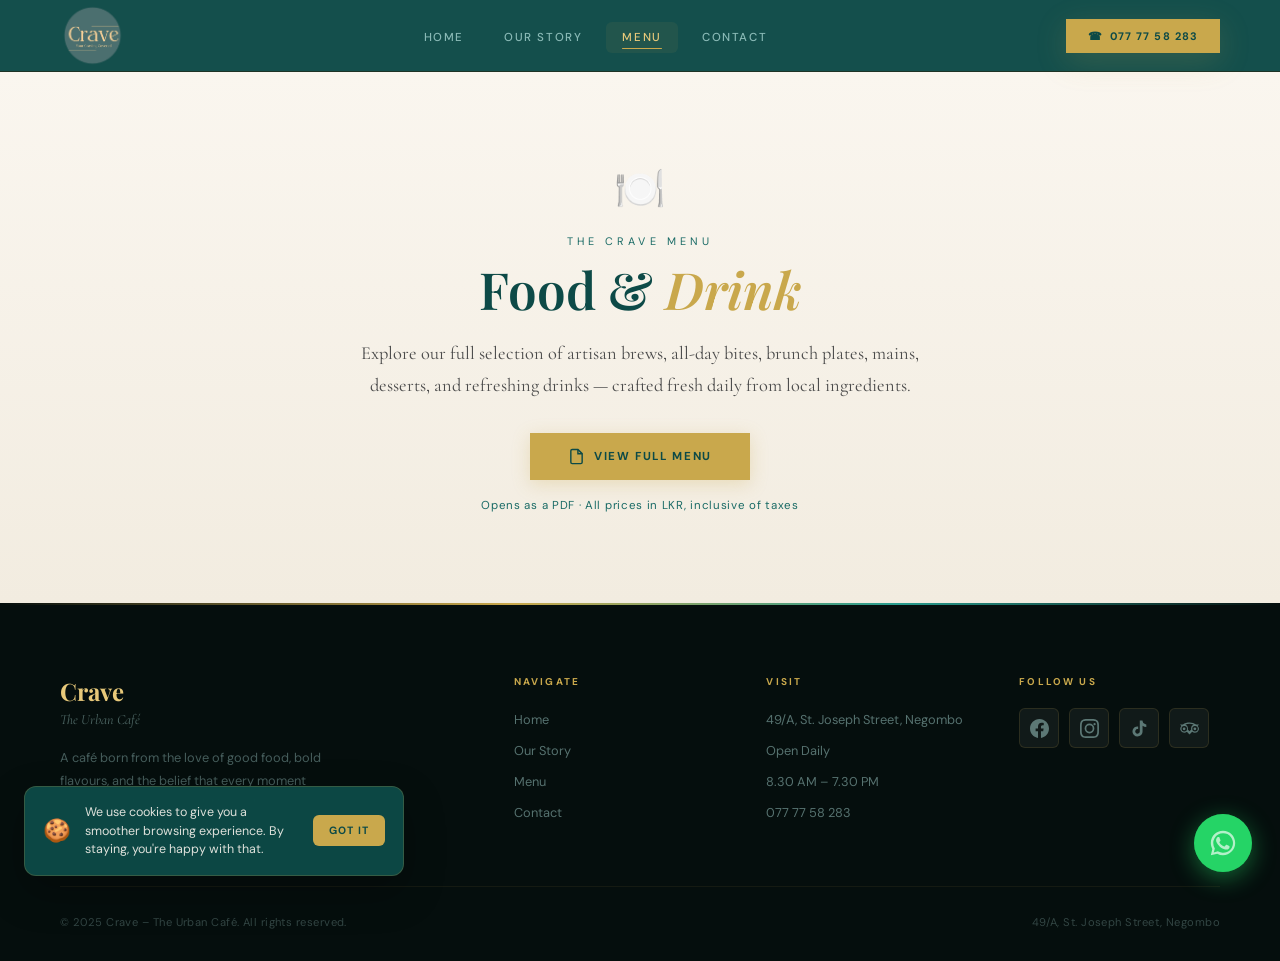
<file: menu.html>
<!DOCTYPE html>
<html lang="en">
<head>
  <meta charset="UTF-8">
  <meta name="viewport" content="width=device-width, initial-scale=1.0">
  <title>Menu – Crave – The Urban Café | Negombo</title>
  <meta name="description" content="Explore the Crave – The Urban Café menu: artisan coffee, all-day bites, brunch, mains, desserts, and refreshing drinks, crafted fresh daily in Negombo.">
  <meta name="theme-color" content="#0d4a47">
  <link rel="icon" type="image/png" href="Images/CRAVE LOGO PNG (1).png">
  <link rel="preconnect" href="https://fonts.googleapis.com">
  <link rel="preconnect" href="https://fonts.gstatic.com" crossorigin>
  <link rel="stylesheet" href="https://fonts.googleapis.com/css2?family=Playfair+Display:ital,wght@0,400;0,600;0,700;1,400;1,600&family=Cormorant+Garamond:ital,wght@0,300;0,400;0,500;1,300;1,400&family=DM+Sans:wght@300;400;500;600&display=swap">
  <link rel="stylesheet" href="styles.css">
</head>
<body>

<!-- NAVIGATION -->
<nav class="navbar">
  <a class="nav-logo" href="index.html">
    <img src="Images/CRAVE LOGO PNG (1).png" alt="Crave Logo">
  </a>
  <ul class="nav-links">
    <li><a href="index.html">Home</a></li>
    <li><a href="story.html">Our Story</a></li>
    <li><a href="menu.html" class="active">Menu</a></li>
    <li><a href="contact.html">Contact</a></li>
  </ul>
  <a class="nav-contact" href="tel:0777758283">
    <span>☎</span> 077 77 58 283
  </a>
  <button class="hamburger" id="hamburger" aria-label="Toggle menu">
    <span></span>
    <span></span>
    <span></span>
  </button>
  <div class="mobile-menu" id="mobileMenu">
    <ul class="mobile-nav-links">
      <li><a href="index.html">Home</a></li>
      <li><a href="story.html">Our Story</a></li>
      <li><a href="menu.html" class="active">Menu</a></li>
      <li><a href="contact.html">Contact</a></li>
      <li><a href="tel:0777758283" class="mobile-contact">☎ 077 77 58 283</a></li>
    </ul>
  </div>
</nav>

<!-- ═══════════════════════════════════════════════════════════════
     MENU — VIEW PDF
═══════════════════════════════════════════════════════════════ -->
<section class="menu-pdf-section">
  <div class="menu-pdf-inner">
    <span class="menu-pdf-icon">🍽️</span>
    <p class="eyebrow">The Crave Menu</p>
    <h1 class="section-title">Food & <em>Drink</em></h1>
    <p class="menu-pdf-text">Explore our full selection of artisan brews, all-day bites, brunch plates, mains, desserts, and refreshing drinks — crafted fresh daily from local ingredients.</p>
    <a href="Images/crave-menu.pdf" class="btn-primary menu-pdf-btn" target="_blank" rel="noopener">
      <svg viewBox="0 0 24 24" fill="none" stroke="currentColor" stroke-width="2" width="17" height="17" style="margin-right:9px;">
        <path d="M14 2H6a2 2 0 0 0-2 2v16a2 2 0 0 0 2 2h12a2 2 0 0 0 2-2V8z"></path>
        <polyline points="14 2 14 8 20 8"></polyline>
      </svg>
      View Full Menu
    </a>
    <p class="menu-pdf-note">Opens as a PDF · All prices in LKR, inclusive of taxes</p>
  </div>
</section>

<!-- FOOTER -->
<footer>
  <div class="footer-grid">
    <div class="footer-brand">
      <div class="logo">Crave</div>
      <div class="tagline">The Urban Café</div>
      <p>A café born from the love of good food, bold flavours, and the belief that every moment deserves to be savoured. Negombo's most treasured gathering place.</p>
    </div>
    <div class="footer-col">
      <h4>Navigate</h4>
      <ul>
        <li><a href="index.html">Home</a></li>
        <li><a href="story.html">Our Story</a></li>
        <li><a href="menu.html">Menu</a></li>
        <li><a href="contact.html">Contact</a></li>
      </ul>
    </div>
    <div class="footer-col">
      <h4>Visit</h4>
      <ul>
        <li><a href="https://maps.google.com/?q=49/A+St+Joseph+Street,+Negombo" target="_blank" rel="noopener">49/A, St. Joseph Street, Negombo</a></li>
        <li><a href="#">Open Daily</a></li>
        <li><a href="#">8.30 AM – 7.30 PM</a></li>
        <li><a href="tel:0777758283">077 77 58 283</a></li>
      </ul>
    </div>
    <div class="footer-col">
      <h4>Follow Us</h4>
      <ul class="social-links">
        <li><a class="social-link sl-fb" title="Facebook" href="https://web.facebook.com/cravetheurbancafe/" target="_blank" rel="noopener" aria-label="Facebook">
          <svg viewBox="0 0 24 24" fill="currentColor"><path d="M24 12.07C24 5.4 18.63 0 12 0S0 5.4 0 12.07c0 6.02 4.39 11.01 10.13 11.93v-8.44H7.08v-3.49h3.05V9.41c0-3.02 1.79-4.69 4.53-4.69 1.31 0 2.68.24 2.68.24v2.97h-1.51c-1.49 0-1.96.93-1.96 1.89v2.25h3.33l-.53 3.49h-2.8V24C19.61 23.08 24 18.09 24 12.07z"/></svg>
        </a></li>
        <li><a class="social-link sl-ig" title="Instagram" href="https://www.instagram.com/yourcravingcovered/" target="_blank" rel="noopener" aria-label="Instagram">
          <svg viewBox="0 0 24 24" fill="currentColor"><path d="M12 2.16c3.2 0 3.58.01 4.85.07 1.17.05 1.8.25 2.23.41.56.22.96.48 1.38.9.42.42.68.82.9 1.38.16.42.36 1.06.41 2.23.06 1.27.07 1.65.07 4.85s-.01 3.58-.07 4.85c-.05 1.17-.25 1.8-.41 2.23-.22.56-.48.96-.9 1.38-.42.42-.82.68-1.38.9-.42.16-1.06.36-2.23.41-1.27.06-1.65.07-4.85.07s-3.58-.01-4.85-.07c-1.17-.05-1.8-.25-2.23-.41a3.7 3.7 0 0 1-1.38-.9 3.7 3.7 0 0 1-.9-1.38c-.16-.42-.36-1.06-.41-2.23C2.17 15.58 2.16 15.2 2.16 12s.01-3.58.07-4.85c.05-1.17.25-1.8.41-2.23.22-.56.48-.96.9-1.38.42-.42.82-.68 1.38-.9.42-.16 1.06-.36 2.23-.41C8.42 2.17 8.8 2.16 12 2.16zM12 0C8.74 0 8.33.01 7.05.07 5.78.13 4.9.33 4.14.63c-.79.3-1.46.72-2.12 1.38C1.35 2.68.94 3.35.63 4.14.33 4.9.13 5.78.07 7.05.01 8.33 0 8.74 0 12s.01 3.67.07 4.95c.06 1.27.26 2.15.56 2.91.3.79.72 1.46 1.38 2.12.66.66 1.33 1.08 2.12 1.38.76.3 1.64.5 2.91.56C8.33 23.99 8.74 24 12 24s3.67-.01 4.95-.07c1.27-.06 2.15-.26 2.91-.56.79-.3 1.46-.72 2.12-1.38.66-.66 1.08-1.33 1.38-2.12.3-.76.5-1.64.56-2.91.06-1.28.07-1.69.07-4.95s-.01-3.67-.07-4.95c-.06-1.27-.26-2.15-.56-2.91-.3-.79-.72-1.46-1.38-2.12C21.32 1.35 20.65.94 19.86.63 19.1.33 18.22.13 16.95.07 15.67.01 15.26 0 12 0zm0 5.84a6.16 6.16 0 1 0 0 12.32 6.16 6.16 0 0 0 0-12.32zM12 16a4 4 0 1 1 0-8 4 4 0 0 1 0 8zm6.41-10.85a1.44 1.44 0 1 0 0 2.88 1.44 1.44 0 0 0 0-2.88z"/></svg>
        </a></li>
        <li><a class="social-link sl-tt" title="TikTok" href="https://www.tiktok.com/@yourcravingcovered" target="_blank" rel="noopener" aria-label="TikTok">
          <svg viewBox="0 0 24 24" fill="currentColor"><path d="M19.59 6.69a4.83 4.83 0 0 1-3.77-4.25V2h-3.45v13.67a2.89 2.89 0 0 1-5.2 1.74 2.89 2.89 0 0 1 2.31-4.64c.3 0 .59.04.86.13V9.4a6.33 6.33 0 0 0-1-.08A6.34 6.34 0 0 0 5 20.1a6.34 6.34 0 0 0 10.86-4.43v-7a8.16 8.16 0 0 0 4.77 1.52v-3.4a4.85 4.85 0 0 1-1.04-.1z"/></svg>
        </a></li>
        <li><a class="social-link sl-ta" title="TripAdvisor" href="https://www.tripadvisor.com/Restaurant_Review-g297897-d33270366-Reviews-Crave_The_Urban_Cafe-Negombo_Western_Province.html" target="_blank" rel="noopener" aria-label="TripAdvisor">
          <svg viewBox="0 0 24 24" fill="currentColor"><path d="M12 4.5c-3.13 0-6.02.86-8.3 2.3H0l1.86 2.02A5.07 5.07 0 0 0 5.2 17.5a5.05 5.05 0 0 0 3.45-1.36L12 19.5l3.35-3.35a5.05 5.05 0 0 0 3.45 1.35 5.07 5.07 0 0 0 3.43-8.78L24 6.8h-3.7A15.07 15.07 0 0 0 12 4.5zm0 1.6c1.85 0 3.6.3 5.16.84A5.08 5.08 0 0 0 14.1 12.5c0 .27.02.53.06.78L12 15.43l-2.16-2.15c.04-.25.06-.51.06-.78a5.08 5.08 0 0 0-3.07-5.56A14.9 14.9 0 0 1 12 6.1zM5.2 8.95a3.48 3.48 0 1 1 0 6.95 3.48 3.48 0 0 1 0-6.95zm13.6 0a3.48 3.48 0 1 1 0 6.95 3.48 3.48 0 0 1 0-6.95zM5.2 10.7a1.72 1.72 0 1 0 0 3.45 1.72 1.72 0 0 0 0-3.45zm13.6 0a1.72 1.72 0 1 0 0 3.45 1.72 1.72 0 0 0 0-3.45z"/></svg>
        </a></li>
      </ul>
    </div>
  </div>
  <div class="footer-bottom">
    <p>© 2025 Crave – The Urban Café. All rights reserved.</p>
    <p>49/A, St. Joseph Street, Negombo</p>
  </div>
</footer>

<!-- Cookie Consent Banner -->
<div class="cookie-banner" id="cookieBanner">
  <span class="cookie-icon">🍪</span>
  <p class="cookie-text">We use cookies to give you a smoother browsing experience. By staying, you're happy with that.</p>
  <div class="cookie-actions">
    <button class="cookie-btn cookie-accept" onclick="acceptCookies()">Got it</button>
  </div>
</div>

<!-- WhatsApp Floating Button -->
<div class="whatsapp-float">
  <span class="whatsapp-tooltip">Chat with us on WhatsApp</span>
  <a class="whatsapp-btn" href="https://wa.me/94777757283" target="_blank" rel="noopener" aria-label="Chat on WhatsApp">
    <svg viewBox="0 0 32 32" fill="none" xmlns="http://www.w3.org/2000/svg">
      <path d="M16 3C8.82 3 3 8.82 3 16c0 2.3.6 4.47 1.64 6.35L3 29l6.82-1.62A13 13 0 0 0 16 29c7.18 0 13-5.82 13-13S23.18 3 16 3z" fill="#fff"/>
      <path d="M16 5.5A10.5 10.5 0 0 0 7.04 21.3l.28.45-1.19 4.34 4.46-1.17.44.26A10.5 10.5 0 1 0 16 5.5z" fill="#25D366"/>
      <path d="M12.3 10.2c-.27-.6-.55-.61-.81-.62l-.69-.01c-.24 0-.62.09-.94.46-.33.37-1.25 1.22-1.25 2.98s1.28 3.45 1.46 3.69c.18.24 2.47 3.93 6.07 5.35 3 1.19 3.61.95 4.26.89.65-.06 2.1-.86 2.4-1.69.3-.83.3-1.54.21-1.69-.09-.15-.33-.24-.69-.42-.36-.18-2.1-1.04-2.43-1.16-.33-.12-.57-.18-.81.18-.24.36-.93 1.16-1.14 1.4-.21.24-.42.27-.78.09-.36-.18-1.52-.56-2.9-1.79-1.07-.96-1.79-2.14-2-2.5-.21-.36-.02-.55.16-.73.16-.16.36-.42.54-.63.18-.21.24-.36.36-.6.12-.24.06-.45-.03-.63-.09-.18-.79-1.96-1.1-2.67z" fill="#fff"/>
    </svg>
  </a>
</div>

<script src="script.js"></script>
</body>
</html>
</file>
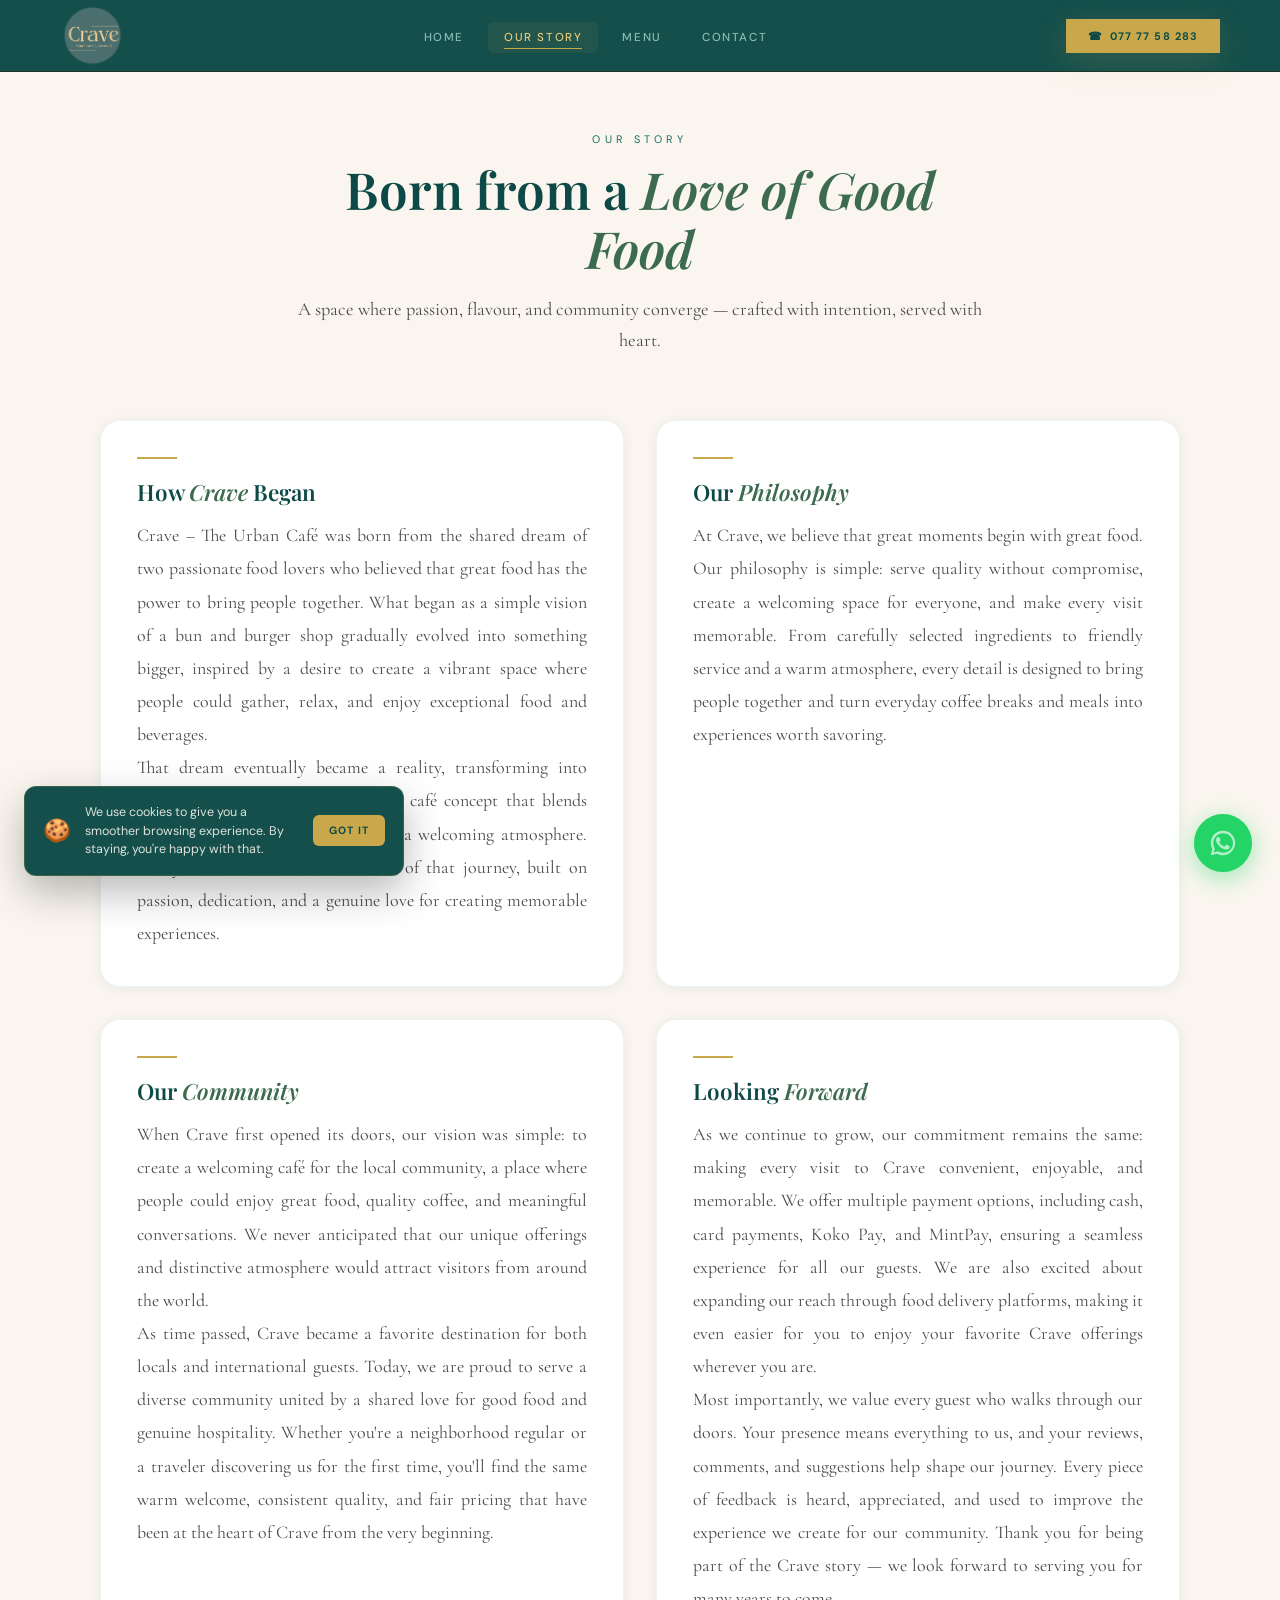
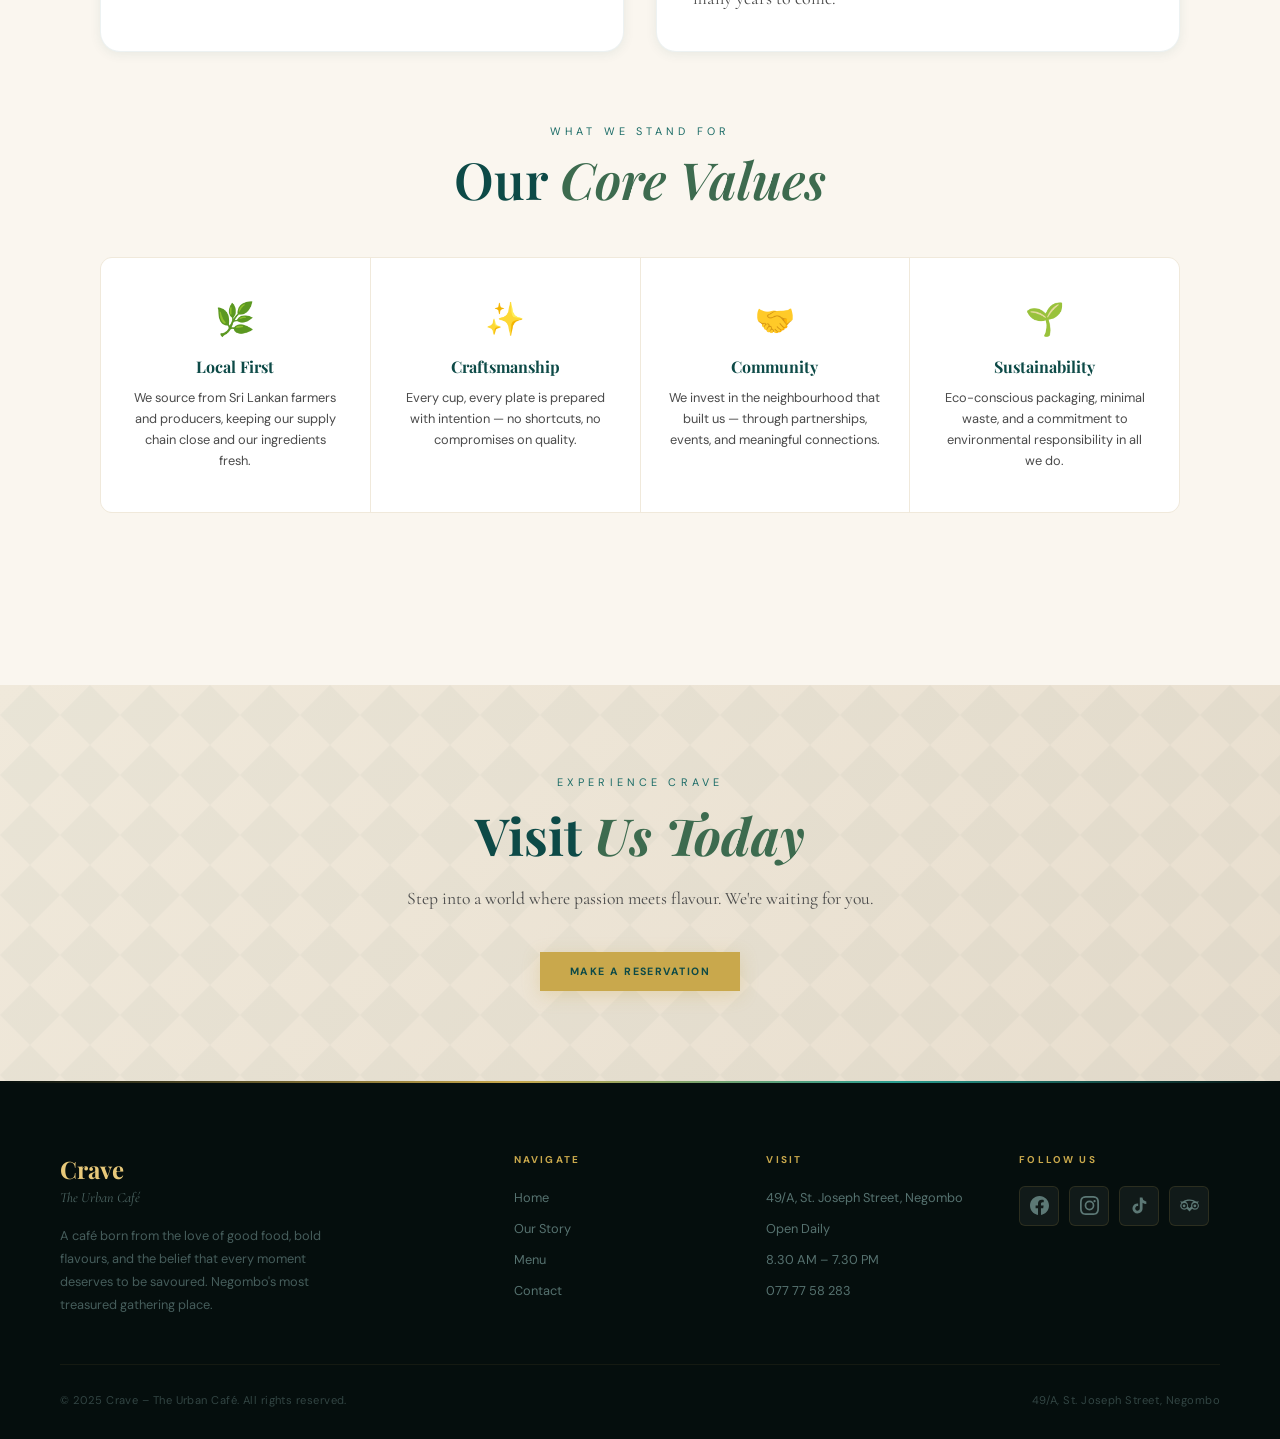
<file: story.html>
<!DOCTYPE html>
<html lang="en">
<head>
  <meta charset="UTF-8">
  <meta name="viewport" content="width=device-width, initial-scale=1.0">
  <title>Our Story – Crave – The Urban Café | Negombo</title>
  <meta name="description" content="The story behind Crave – The Urban Café in Negombo: born from a love of good food, built on quality, community, and genuine hospitality.">
  <meta name="theme-color" content="#0d4a47">
  <link rel="icon" type="image/png" href="Images/CRAVE LOGO PNG (1).png">
  <link rel="preconnect" href="https://fonts.googleapis.com">
  <link rel="preconnect" href="https://fonts.gstatic.com" crossorigin>
  <link rel="stylesheet" href="https://fonts.googleapis.com/css2?family=Playfair+Display:ital,wght@0,400;0,600;0,700;1,400;1,600&family=Cormorant+Garamond:ital,wght@0,300;0,400;0,500;1,300;1,400&family=DM+Sans:wght@300;400;500;600&display=swap">
  <link rel="stylesheet" href="styles.css">
</head>
<body>

<!-- NAVIGATION -->
<nav class="navbar">
  <a class="nav-logo" href="index.html">
    <img src="Images/CRAVE LOGO PNG (1).png" alt="Crave Logo">
  </a>
  <ul class="nav-links">
    <li><a href="index.html">Home</a></li>
    <li><a href="story.html" class="active">Our Story</a></li>
    <li><a href="menu.html">Menu</a></li>
    <li><a href="contact.html">Contact</a></li>
  </ul>
  <a class="nav-contact" href="tel:0777758283">
    <span>☎</span> 077 77 58 283
  </a>
  <button class="hamburger" id="hamburger" aria-label="Toggle menu">
    <span></span>
    <span></span>
    <span></span>
  </button>
  <div class="mobile-menu" id="mobileMenu">
    <ul class="mobile-nav-links">
      <li><a href="index.html">Home</a></li>
      <li><a href="story.html" class="active">Our Story</a></li>
      <li><a href="menu.html">Menu</a></li>
      <li><a href="contact.html">Contact</a></li>
      <li><a href="tel:0777758283" class="mobile-contact">☎ 077 77 58 283</a></li>
    </ul>
  </div>
</nav>

<!-- ═══════════════════════════════════════════════════════════════
     STORY CONTENT
═══════════════════════════════════════════════════════════════ -->
<div class="story-body">

  <!-- Page Heading -->
  <div class="story-intro">
    <p class="eyebrow">Our Story</p>
    <h1 class="section-title">Born from a <em>Love of Good Food</em></h1>
    <p class="story-intro-text">A space where passion, flavour, and community converge — crafted with intention, served with heart.</p>
  </div>

  <!-- Story Grid -->
  <div class="story-grid">
    <div class="story-block">
      <div class="story-block-bar"></div>
      <h3>How <em>Crave</em> Began</h3>
      <p class="body-text">
        Crave – The Urban Café was born from the shared dream of two passionate food lovers who believed that great food has the power to bring people together. What began as a simple vision of a bun and burger shop gradually evolved into something bigger, inspired by a desire to create a vibrant space where people could gather, relax, and enjoy exceptional food and beverages.
      </p>
      <p class="body-text">
        That dream eventually became a reality, transforming into Crave – The Urban Café, a modern café concept that blends great flavors, warm hospitality, and a welcoming atmosphere. Today, Crave stands as a reflection of that journey, built on passion, dedication, and a genuine love for creating memorable experiences.
      </p>
    </div>
    <div class="story-block">
      <div class="story-block-bar"></div>
      <h3>Our <em>Philosophy</em></h3>
      <p class="body-text">
        At Crave, we believe that great moments begin with great food. Our philosophy is simple: serve quality without compromise, create a welcoming space for everyone, and make every visit memorable. From carefully selected ingredients to friendly service and a warm atmosphere, every detail is designed to bring people together and turn everyday coffee breaks and meals into experiences worth savoring.
      </p>
    </div>
    <div class="story-block">
      <div class="story-block-bar"></div>
      <h3>Our <em>Community</em></h3>
      <p class="body-text">
        When Crave first opened its doors, our vision was simple: to create a welcoming café for the local community, a place where people could enjoy great food, quality coffee, and meaningful conversations. We never anticipated that our unique offerings and distinctive atmosphere would attract visitors from around the world.
      </p>
      <p class="body-text">
        As time passed, Crave became a favorite destination for both locals and international guests. Today, we are proud to serve a diverse community united by a shared love for good food and genuine hospitality. Whether you're a neighborhood regular or a traveler discovering us for the first time, you'll find the same warm welcome, consistent quality, and fair pricing that have been at the heart of Crave from the very beginning.
      </p>
    </div>
    <div class="story-block">
      <div class="story-block-bar"></div>
      <h3>Looking <em>Forward</em></h3>
      <p class="body-text">
        As we continue to grow, our commitment remains the same: making every visit to Crave convenient, enjoyable, and memorable. We offer multiple payment options, including cash, card payments, Koko Pay, and MintPay, ensuring a seamless experience for all our guests. We are also excited about expanding our reach through food delivery platforms, making it even easier for you to enjoy your favorite Crave offerings wherever you are.
      </p>
      <p class="body-text">
        Most importantly, we value every guest who walks through our doors. Your presence means everything to us, and your reviews, comments, and suggestions help shape our journey. Every piece of feedback is heard, appreciated, and used to improve the experience we create for our community. Thank you for being part of the Crave story — we look forward to serving you for many years to come.
      </p>
    </div>
  </div>

  <!-- Core Values -->
  <div class="section-header-center">
    <p class="eyebrow">What We Stand For</p>
    <h2 class="section-title">Our <em>Core Values</em></h2>
  </div>

  <div class="core-values-grid">
    <div class="value-card">
      <span class="value-icon">🌿</span>
      <div class="value-title">Local First</div>
      <p class="value-desc">We source from Sri Lankan farmers and producers, keeping our supply chain close and our ingredients fresh.</p>
    </div>
    <div class="value-card">
      <span class="value-icon">✨</span>
      <div class="value-title">Craftsmanship</div>
      <p class="value-desc">Every cup, every plate is prepared with intention — no shortcuts, no compromises on quality.</p>
    </div>
    <div class="value-card">
      <span class="value-icon">🤝</span>
      <div class="value-title">Community</div>
      <p class="value-desc">We invest in the neighbourhood that built us — through partnerships, events, and meaningful connections.</p>
    </div>
    <div class="value-card">
      <span class="value-icon">🌱</span>
      <div class="value-title">Sustainability</div>
      <p class="value-desc">Eco-conscious packaging, minimal waste, and a commitment to environmental responsibility in all we do.</p>
    </div>
  </div>


</div>

<!-- ═══════════════════════════════════════════════════════════════
     CTA BANNER
═══════════════════════════════════════════════════════════════ -->
<section class="cta-banner">
  <p class="cta-eyebrow">Experience Crave</p>
  <h2 class="cta-title">Visit <em style="font-style:italic; color:var(--leaf-green);">Us Today</em></h2>
  <p class="cta-subtitle">Step into a world where passion meets flavour. We're waiting for you.</p>
  <a href="contact.html" class="btn-primary">Make a Reservation</a>
</section>

<!-- FOOTER -->
<footer>
  <div class="footer-grid">
    <div class="footer-brand">
      <div class="logo">Crave</div>
      <div class="tagline">The Urban Café</div>
      <p>A café born from the love of good food, bold flavours, and the belief that every moment deserves to be savoured. Negombo's most treasured gathering place.</p>
    </div>
    <div class="footer-col">
      <h4>Navigate</h4>
      <ul>
        <li><a href="index.html">Home</a></li>
        <li><a href="story.html">Our Story</a></li>
        <li><a href="menu.html">Menu</a></li>
        <li><a href="contact.html">Contact</a></li>
      </ul>
    </div>
    <div class="footer-col">
      <h4>Visit</h4>
      <ul>
        <li><a href="https://maps.google.com/?q=49/A+St+Joseph+Street,+Negombo" target="_blank" rel="noopener">49/A, St. Joseph Street, Negombo</a></li>
        <li><a href="#">Open Daily</a></li>
        <li><a href="#">8.30 AM – 7.30 PM</a></li>
        <li><a href="tel:0777758283">077 77 58 283</a></li>
      </ul>
    </div>
    <div class="footer-col">
      <h4>Follow Us</h4>
      <ul class="social-links">
        <li><a class="social-link sl-fb" title="Facebook" href="https://web.facebook.com/cravetheurbancafe/" target="_blank" rel="noopener" aria-label="Facebook">
          <svg viewBox="0 0 24 24" fill="currentColor"><path d="M24 12.07C24 5.4 18.63 0 12 0S0 5.4 0 12.07c0 6.02 4.39 11.01 10.13 11.93v-8.44H7.08v-3.49h3.05V9.41c0-3.02 1.79-4.69 4.53-4.69 1.31 0 2.68.24 2.68.24v2.97h-1.51c-1.49 0-1.96.93-1.96 1.89v2.25h3.33l-.53 3.49h-2.8V24C19.61 23.08 24 18.09 24 12.07z"/></svg>
        </a></li>
        <li><a class="social-link sl-ig" title="Instagram" href="https://www.instagram.com/yourcravingcovered/" target="_blank" rel="noopener" aria-label="Instagram">
          <svg viewBox="0 0 24 24" fill="currentColor"><path d="M12 2.16c3.2 0 3.58.01 4.85.07 1.17.05 1.8.25 2.23.41.56.22.96.48 1.38.9.42.42.68.82.9 1.38.16.42.36 1.06.41 2.23.06 1.27.07 1.65.07 4.85s-.01 3.58-.07 4.85c-.05 1.17-.25 1.8-.41 2.23-.22.56-.48.96-.9 1.38-.42.42-.82.68-1.38.9-.42.16-1.06.36-2.23.41-1.27.06-1.65.07-4.85.07s-3.58-.01-4.85-.07c-1.17-.05-1.8-.25-2.23-.41a3.7 3.7 0 0 1-1.38-.9 3.7 3.7 0 0 1-.9-1.38c-.16-.42-.36-1.06-.41-2.23C2.17 15.58 2.16 15.2 2.16 12s.01-3.58.07-4.85c.05-1.17.25-1.8.41-2.23.22-.56.48-.96.9-1.38.42-.42.82-.68 1.38-.9.42-.16 1.06-.36 2.23-.41C8.42 2.17 8.8 2.16 12 2.16zM12 0C8.74 0 8.33.01 7.05.07 5.78.13 4.9.33 4.14.63c-.79.3-1.46.72-2.12 1.38C1.35 2.68.94 3.35.63 4.14.33 4.9.13 5.78.07 7.05.01 8.33 0 8.74 0 12s.01 3.67.07 4.95c.06 1.27.26 2.15.56 2.91.3.79.72 1.46 1.38 2.12.66.66 1.33 1.08 2.12 1.38.76.3 1.64.5 2.91.56C8.33 23.99 8.74 24 12 24s3.67-.01 4.95-.07c1.27-.06 2.15-.26 2.91-.56.79-.3 1.46-.72 2.12-1.38.66-.66 1.08-1.33 1.38-2.12.3-.76.5-1.64.56-2.91.06-1.28.07-1.69.07-4.95s-.01-3.67-.07-4.95c-.06-1.27-.26-2.15-.56-2.91-.3-.79-.72-1.46-1.38-2.12C21.32 1.35 20.65.94 19.86.63 19.1.33 18.22.13 16.95.07 15.67.01 15.26 0 12 0zm0 5.84a6.16 6.16 0 1 0 0 12.32 6.16 6.16 0 0 0 0-12.32zM12 16a4 4 0 1 1 0-8 4 4 0 0 1 0 8zm6.41-10.85a1.44 1.44 0 1 0 0 2.88 1.44 1.44 0 0 0 0-2.88z"/></svg>
        </a></li>
        <li><a class="social-link sl-tt" title="TikTok" href="https://www.tiktok.com/@yourcravingcovered" target="_blank" rel="noopener" aria-label="TikTok">
          <svg viewBox="0 0 24 24" fill="currentColor"><path d="M19.59 6.69a4.83 4.83 0 0 1-3.77-4.25V2h-3.45v13.67a2.89 2.89 0 0 1-5.2 1.74 2.89 2.89 0 0 1 2.31-4.64c.3 0 .59.04.86.13V9.4a6.33 6.33 0 0 0-1-.08A6.34 6.34 0 0 0 5 20.1a6.34 6.34 0 0 0 10.86-4.43v-7a8.16 8.16 0 0 0 4.77 1.52v-3.4a4.85 4.85 0 0 1-1.04-.1z"/></svg>
        </a></li>
        <li><a class="social-link sl-ta" title="TripAdvisor" href="https://www.tripadvisor.com/Restaurant_Review-g297897-d33270366-Reviews-Crave_The_Urban_Cafe-Negombo_Western_Province.html" target="_blank" rel="noopener" aria-label="TripAdvisor">
          <svg viewBox="0 0 24 24" fill="currentColor"><path d="M12 4.5c-3.13 0-6.02.86-8.3 2.3H0l1.86 2.02A5.07 5.07 0 0 0 5.2 17.5a5.05 5.05 0 0 0 3.45-1.36L12 19.5l3.35-3.35a5.05 5.05 0 0 0 3.45 1.35 5.07 5.07 0 0 0 3.43-8.78L24 6.8h-3.7A15.07 15.07 0 0 0 12 4.5zm0 1.6c1.85 0 3.6.3 5.16.84A5.08 5.08 0 0 0 14.1 12.5c0 .27.02.53.06.78L12 15.43l-2.16-2.15c.04-.25.06-.51.06-.78a5.08 5.08 0 0 0-3.07-5.56A14.9 14.9 0 0 1 12 6.1zM5.2 8.95a3.48 3.48 0 1 1 0 6.95 3.48 3.48 0 0 1 0-6.95zm13.6 0a3.48 3.48 0 1 1 0 6.95 3.48 3.48 0 0 1 0-6.95zM5.2 10.7a1.72 1.72 0 1 0 0 3.45 1.72 1.72 0 0 0 0-3.45zm13.6 0a1.72 1.72 0 1 0 0 3.45 1.72 1.72 0 0 0 0-3.45z"/></svg>
        </a></li>
      </ul>
    </div>
  </div>
  <div class="footer-bottom">
    <p>© 2025 Crave – The Urban Café. All rights reserved.</p>
    <p>49/A, St. Joseph Street, Negombo</p>
  </div>
</footer>

<!-- Cookie Consent Banner -->
<div class="cookie-banner" id="cookieBanner">
  <span class="cookie-icon">🍪</span>
  <p class="cookie-text">We use cookies to give you a smoother browsing experience. By staying, you're happy with that.</p>
  <div class="cookie-actions">
    <button class="cookie-btn cookie-accept" onclick="acceptCookies()">Got it</button>
  </div>
</div>

<!-- WhatsApp Floating Button -->
<div class="whatsapp-float">
  <span class="whatsapp-tooltip">Chat with us on WhatsApp</span>
  <a class="whatsapp-btn" href="https://wa.me/94777757283" target="_blank" rel="noopener" aria-label="Chat on WhatsApp">
    <svg viewBox="0 0 32 32" fill="none" xmlns="http://www.w3.org/2000/svg">
      <path d="M16 3C8.82 3 3 8.82 3 16c0 2.3.6 4.47 1.64 6.35L3 29l6.82-1.62A13 13 0 0 0 16 29c7.18 0 13-5.82 13-13S23.18 3 16 3z" fill="#fff"/>
      <path d="M16 5.5A10.5 10.5 0 0 0 7.04 21.3l.28.45-1.19 4.34 4.46-1.17.44.26A10.5 10.5 0 1 0 16 5.5z" fill="#25D366"/>
      <path d="M12.3 10.2c-.27-.6-.55-.61-.81-.62l-.69-.01c-.24 0-.62.09-.94.46-.33.37-1.25 1.22-1.25 2.98s1.28 3.45 1.46 3.69c.18.24 2.47 3.93 6.07 5.35 3 1.19 3.61.95 4.26.89.65-.06 2.1-.86 2.4-1.69.3-.83.3-1.54.21-1.69-.09-.15-.33-.24-.69-.42-.36-.18-2.1-1.04-2.43-1.16-.33-.12-.57-.18-.81.18-.24.36-.93 1.16-1.14 1.4-.21.24-.42.27-.78.09-.36-.18-1.52-.56-2.9-1.79-1.07-.96-1.79-2.14-2-2.5-.21-.36-.02-.55.16-.73.16-.16.36-.42.54-.63.18-.21.24-.36.36-.6.12-.24.06-.45-.03-.63-.09-.18-.79-1.96-1.1-2.67z" fill="#fff"/>
    </svg>
  </a>
</div>

<script src="script.js"></script>
</body>
</html>
</file>
<file: styles.css>
/* ═══════════════════════════════════════════════════════════════
   CRAVE – THE URBAN CAFÉ – UPGRADED PRODUCTION STYLESHEET v2.0
   ═══════════════════════════════════════════════════════════════ */

/* Fonts are loaded via <link> in each page's <head> for faster, non-blocking delivery. */

/* ── COLOR PALETTE ── */
:root {
  --teal-deep:   #0d4a47;
  --teal-mid:    #1a6b66;
  --teal-light:  #2a9d8f;
  --teal-pale:   #a8d5d1;
  --gold:        #c9a84c;
  --gold-light:  #e8c97a;
  --gold-pale:   #f5e6b8;
  --cream:       #faf6ef;
  --cream-dark:  #f0e9db;
  --leaf-green:  #3d6b4f;
  --leaf-light:  #5a9a70;
  --text-dark:   #1a1a1a;
  --text-mid:    #4a4a4a;

  /* Upgraded spacing & radius tokens */
  --radius-sm:   6px;
  --radius-md:   12px;
  --radius-lg:   20px;
  --radius-xl:   32px;
  --shadow-sm:   0 2px 12px rgba(13,74,71,0.08);
  --shadow-md:   0 8px 32px rgba(13,74,71,0.12);
  --shadow-lg:   0 20px 60px rgba(13,74,71,0.16);
  --shadow-gold: 0 8px 32px rgba(201,168,76,0.18);
  --transition:  all 0.35s cubic-bezier(0.4,0,0.2,1);
}

/* ── GLOBAL RESET & BASE ── */
*, *::before, *::after { margin: 0; padding: 0; box-sizing: border-box; }
html { scroll-behavior: smooth; font-size: 16px; }
body {
  font-family: 'DM Sans', sans-serif;
  background: var(--cream);
  color: var(--text-dark);
  overflow-x: hidden;
  -webkit-font-smoothing: antialiased;
}

img { display: block; max-width: 100%; }
a { text-decoration: none; }

/* ══════════════════════════════════════════════════════════════
   NAVIGATION — UPGRADED
══════════════════════════════════════════════════════════════ */
.navbar {
  position: fixed;
  top: 0; left: 0; right: 0;
  z-index: 100;
  display: flex;
  align-items: center;
  justify-content: space-between;
  padding: 0 60px;
  height: 72px;
  background: rgba(13,74,71,0.97);
  backdrop-filter: blur(20px);
  -webkit-backdrop-filter: blur(20px);
  border-bottom: 1px solid rgba(201,168,76,0.15);
  transition: var(--transition);
  gap: 40px;
}

.navbar.scrolled {
  height: 62px;
  background: rgba(8,40,38,0.99);
  box-shadow: 0 4px 30px rgba(0,0,0,0.3);
}

/* Logo */
.nav-logo {
  display: flex; align-items: center; gap: 12px;
  cursor: pointer; text-decoration: none; flex-shrink: 0;
  transition: var(--transition);
}
.nav-logo:hover { opacity: 0.88; }
.nav-logo img { height: 65px; width: auto; }
.nav-logo-text { display: flex; flex-direction: column; }

/* Desktop Links */
.nav-links {
  display: flex; gap: 8px; list-style: none; flex: 1;
  justify-content: center;
}
.nav-links a {
  font-family: 'DM Sans', sans-serif;
  font-size: 0.72rem; font-weight: 500;
  color: rgba(168,213,209,0.8);
  letter-spacing: 0.14em; text-transform: uppercase;
  padding: 8px 16px; border-radius: var(--radius-sm);
  position: relative; transition: var(--transition);
}
.nav-links a::after {
  content: '';
  position: absolute; bottom: 4px; left: 50%; right: 50%;
  height: 1.5px; background: var(--gold);
  transition: all 0.35s cubic-bezier(0.4,0,0.2,1);
  border-radius: 2px;
}
.nav-links a:hover  { color: var(--gold-light); background: rgba(201,168,76,0.06); }
.nav-links a.active { color: var(--gold-light); background: rgba(201,168,76,0.08); }
.nav-links a:hover::after, .nav-links a.active::after { left: 16px; right: 16px; }

/* Contact Pill */
.nav-contact {
  font-family: 'DM Sans', sans-serif;
  font-size: 0.68rem; font-weight: 700;
  color: var(--teal-deep); background: var(--gold);
  padding: 10px 22px; letter-spacing: 0.1em;
  text-transform: uppercase; text-decoration: none;
  border: none; cursor: pointer;
  transition: var(--transition);
  display: flex; align-items: center; gap: 7px; flex-shrink: 0;
  box-shadow: var(--shadow-gold);
}
.nav-contact:hover {
  background: var(--gold-light);
  transform: translateY(-2px);
  box-shadow: 0 12px 28px rgba(201,168,76,0.32);
}

/* Hamburger */
.hamburger {
  display: none; flex-direction: column; gap: 5px;
  background: none; border: none; cursor: pointer;
  z-index: 101; flex-shrink: 0; padding: 6px;
}
.hamburger span {
  width: 26px; height: 2px;
  background: var(--gold); border-radius: 2px;
  transition: var(--transition); transform-origin: center;
  display: block;
}
.hamburger.active span:nth-child(1) { transform: rotate(45deg) translate(5px,5px); }
.hamburger.active span:nth-child(2) { opacity: 0; transform: scaleX(0); }
.hamburger.active span:nth-child(3) { transform: rotate(-45deg) translate(5px,-5px); }

/* Mobile Drawer */
.mobile-menu {
  position: absolute; top: 100%; left: 0; right: 0;
  background: rgba(7,35,33,0.99);
  backdrop-filter: blur(20px); -webkit-backdrop-filter: blur(20px);
  border-bottom: 1px solid rgba(201,168,76,0.12);
  max-height: 0; overflow: hidden;
  transition: max-height 0.42s cubic-bezier(0.4,0,0.2,1);
}
.mobile-menu.active { max-height: 420px; }
.mobile-nav-links { display: flex; flex-direction: column; list-style: none; padding: 12px 0 24px; }
.mobile-nav-links a {
  display: block; padding: 15px 32px;
  font-family: 'DM Sans', sans-serif;
  font-size: 0.88rem; font-weight: 500;
  color: rgba(168,213,209,0.8);
  letter-spacing: 0.1em; text-transform: uppercase;
  transition: var(--transition); border-left: 3px solid transparent;
}
.mobile-nav-links a:hover, .mobile-nav-links a.active {
  color: var(--gold-light); background: rgba(201,168,76,0.06);
  border-left-color: var(--gold); padding-left: 29px;
}
.mobile-contact {
  color: var(--gold) !important;
  background: rgba(201,168,76,0.08) !important;
  border-left-color: transparent !important;
}

/* Responsive Nav */
@media (max-width: 1024px) {
  .navbar { padding: 0 40px; gap: 28px; }
  .nav-logo img { height: 42px; }
  .nav-logo-main { font-size: 1.4rem; }
  .nav-links { gap: 4px; }
  .nav-links a { font-size: 0.68rem; padding: 8px 12px; }
  .nav-contact { padding: 9px 18px; font-size: 0.64rem; }
}
@media (max-width: 900px) {
  .navbar { padding: 0 28px; }
  .nav-logo img { height: 40px; }
  .nav-logo-main { font-size: 1.3rem; }
}
@media (max-width: 768px) {
  .navbar { padding: 0 20px; height: 64px; }
  .nav-logo img { height: 38px; }
  .nav-logo-main { font-size: 1.2rem; }
  .nav-logo-sub { font-size: 0.42rem; }
  .nav-links, .nav-contact { display: none; }
  .hamburger { display: flex; }
}
@media (max-width: 480px) {
  .navbar { padding: 0 16px; height: 60px; }
  .nav-logo img { height: 34px; }
  .nav-logo-main { font-size: 1.1rem; }
}


/* ══════════════════════════════════════════════════════════════
   HERO SECTION — UNCHANGED (preserved exactly from original)
══════════════════════════════════════════════════════════════ */
.hero {
  position: relative;
  height: 100vh;
  display: flex;
  align-items: center;
  justify-content: flex-start;
  overflow: hidden;
  background: var(--teal-deep);
  margin-top: 70px;
}

.hero-bg {
  position: absolute;
  inset: 0;
  background-image: linear-gradient(135deg, rgba(0, 0, 0, 0.5) 0%, rgba(0, 0, 0, 0.9) 100%),
                    url('Images/crave-brand-wall.webp');
  background-size: cover;
  background-position: center;
  background-repeat: no-repeat;
  background-attachment: fixed;
  z-index: 1;
}

.hero-content {
  position: relative;
  z-index: 2;
  width: 100%;
  height: 100%;
  display: flex;
  align-items: flex-start;
  justify-content: flex-start;
  gap: 40px;
  padding: 50px 50px 60px 200px;
}

.hero-text-wrapper {
  max-width: 100%;
  width: 100%;
  text-align: left;
  animation: fadeInUp 1.2s ease both;
  flex-shrink: 0;
  line-height: 1.6;
}

.hero-eyebrow {
  font-family: 'DM Sans', sans-serif;
  font-size: 0.65rem;
  font-weight: 600;
  color: var(--gold);
  letter-spacing: 0.5em;
  text-transform: uppercase;
  margin-bottom: 20px;
  opacity: 0;
  animation: fadeInUp 1s ease 0.2s both;
  display: block;
  text-align: left;
}

.hero-title {
  font-family: 'Playfair Display', serif;
  font-size: clamp(3.5rem, 12vw, 8rem);
  font-weight: 700;
  color: var(--cream);
  line-height: 1.1;
  letter-spacing: -0.015em;
  margin-bottom: 2px;
  opacity: 0;
  animation: fadeInUp 1s ease 0.4s both;
}

.title-accent { color: var(--gold); font-weight: 700; }

.hero-subtitle-main {
  display: block;
  font-size: clamp(1.2rem, 4vw, 2.5rem);
  font-weight: 400;
  color: var(--gold-light);
  font-style: normal;
  letter-spacing: 0.1em;
  margin-bottom: 32px;
}

.hero-description {
  font-family: 'Cormorant Garamond', serif;
  font-size: clamp(0.95rem, 2vw, 1.1rem);
  font-weight: 300;
  line-height: 2.3;
  color: rgba(250, 246, 239, 0.85);
  letter-spacing: 0.05em;
  margin-bottom: 64px;
  max-width: 40%;
  opacity: 0;
  animation: fadeInUp 1s ease 0.6s both;
  text-align: justify;
}

.hero-cta-group {
  display: flex;
  gap: 16px;
  flex-wrap: nowrap;
  opacity: 0;
  animation: fadeInUp 1s ease 0.8s both;
  align-items: center;
  justify-content: flex-start;
}

.hero-scroll {
  position: absolute;
  bottom: 40px;
  left: 50%;
  transform: translateX(-50%);
  display: flex;
  flex-direction: column;
  align-items: center;
  gap: 12px;
  opacity: 0;
  animation: fadeInUp 1s ease 1.2s both;
}

.hero-scroll span {
  font-size: 0.6rem;
  letter-spacing: 0.3em;
  text-transform: uppercase;
  color: var(--teal-pale);
  font-family: 'DM Sans', sans-serif;
  font-weight: 500;
}

.scroll-indicator { display: flex; flex-direction: column; gap: 6px; align-items: center; }
.scroll-dot {
  width: 3px; height: 3px; border-radius: 50%;
  background: var(--gold); opacity: 0.6;
  animation: scrollPulse 2s ease-in-out infinite;
}
.scroll-dot:nth-child(2) { animation-delay: 0.2s; }
.scroll-dot:nth-child(3) { animation-delay: 0.4s; }

/* Hero Responsive — preserved exactly */
@media (max-width: 1024px) {
  .navbar { padding: 14px 40px; gap: 30px; }
  .nav-logo img { height: 45px; }
  .nav-logo-main { font-size: 1.4rem; }
  .nav-links { gap: 25px; }
  .nav-links a { font-size: 0.7rem; }
  .nav-contact { padding: 9px 18px; font-size: 0.65rem; }
}
@media (max-width: 900px) {
  .hero-content { padding: 100px 40px 60px 120px; }
}
@media (max-width: 768px) {
  .hero { margin-top: 60px; }
  .hero-content { padding: 80px 30px 40px 80px; gap: 30px; }
  .hero-eyebrow { font-size: 0.6rem; margin-bottom: 16px; }
  .hero-title { font-size: clamp(2.5rem, 10vw, 5rem); margin-bottom: 16px; }
  .hero-subtitle-main { font-size: clamp(1rem, 3.5vw, 2rem); margin-bottom: 24px; }
  .hero-description { max-width: 100%; font-size: clamp(0.85rem, 2vw, 1rem); margin-bottom: 40px; }
  .hero-cta-group { flex-wrap: wrap; }
  .hero-scroll { bottom: 30px; }
}
@media (max-width: 600px) {
  .hero { margin-top: 55px; }
  .hero-content { padding: 60px 20px 40px 20px; align-items: center; justify-content: center; text-align: center; }
  .hero-text-wrapper { max-width: 100%; text-align: center; }
  .hero-eyebrow { font-size: 0.55rem; margin-bottom: 12px; letter-spacing: 0.4em; }
  .hero-title { font-size: clamp(2rem, 8vw, 3.5rem); margin-bottom: 12px; line-height: 1.2; }
  .hero-subtitle-main { font-size: clamp(0.9rem, 3vw, 1.5rem); margin-bottom: 16px; }
  .hero-description { font-size: clamp(0.8rem, 1.8vw, 0.95rem); line-height: 1.8; margin-bottom: 30px; max-width: 100%; text-align: center; }
  .hero-cta-group { flex-direction: column; gap: 12px; }
  .btn-primary, .btn-secondary { width: 100%; text-align: center; }
  .hero-scroll { bottom: 20px; }
  .hero-scroll span { font-size: 0.55rem; }
  .scroll-dot { width: 2.5px; height: 2.5px; }
}


/* ══════════════════════════════════════════════════════════════
   BUTTONS — UPGRADED
══════════════════════════════════════════════════════════════ */
.btn-primary {
  font-family: 'DM Sans', sans-serif;
  font-size: 0.66rem; font-weight: 700;
  letter-spacing: 0.14em; text-transform: uppercase;
  color: var(--teal-deep); background: var(--gold);
  padding: 13px 30px; text-decoration: none;
  border: none; cursor: pointer;
  transition: var(--transition);
  display: inline-flex; align-items: center; justify-content: center;
  white-space: nowrap;
  box-shadow: 0 4px 18px rgba(201,168,76,0.28);
  position: relative; overflow: hidden;
}
.btn-primary::before {
  content: ''; position: absolute; inset: 0;
  background: linear-gradient(135deg, transparent 40%, rgba(255,255,255,0.15) 100%);
  opacity: 0; transition: var(--transition);
}
.btn-primary:hover {
  background: var(--gold-light); transform: translateY(-2px);
  box-shadow: 0 10px 30px rgba(201,168,76,0.38);
}
.btn-primary:hover::before { opacity: 1; }

.btn-secondary {
  font-family: 'DM Sans', sans-serif;
  font-size: 0.66rem; font-weight: 600;
  letter-spacing: 0.14em; text-transform: uppercase;
  color: var(--cream); background: transparent;
  padding: 12px 28px; text-decoration: none;
  border: 1.5px solid rgba(250,246,239,0.5);
  cursor: pointer; transition: var(--transition);
  display: inline-flex; align-items: center; justify-content: center;
  white-space: nowrap; backdrop-filter: blur(4px);
}
.btn-secondary:hover {
  border-color: var(--gold); color: var(--gold); transform: translateY(-2px);
}

.btn-ghost {
  font-family: 'DM Sans', sans-serif;
  font-size: 0.72rem; font-weight: 500;
  letter-spacing: 0.14em; text-transform: uppercase;
  color: var(--cream); background: transparent;
  padding: 14px 36px; text-decoration: none;
  border: 1px solid rgba(250,246,239,0.25);
  cursor: pointer; transition: var(--transition); display: inline-block;
}
.btn-ghost:hover { border-color: var(--teal-pale); color: var(--teal-pale); transform: translateY(-2px); }


/* ══════════════════════════════════════════════════════════════
   SECTION TYPOGRAPHY
══════════════════════════════════════════════════════════════ */
.section-title {
  font-family: 'Playfair Display', serif;
  font-size: clamp(2rem, 5vw, 3.2rem);
  font-weight: 600; color: var(--teal-deep);
  line-height: 1.15; margin-bottom: 16px;
}
.section-title em { font-style: italic; color: var(--leaf-green); }

.body-text {
  font-family: 'Cormorant Garamond', serif;
  font-size: 1.12rem; font-weight: 400;
  color: var(--text-mid); line-height: 1.85;
  margin-bottom: 14px; text-align: justify;
}

/* Page hero eyebrow / title (story, menu, contact pages) */
.page-eyebrow {
  font-family: 'DM Sans', sans-serif;
  font-size: 0.68rem; letter-spacing: 0.4em; text-transform: uppercase;
  color: var(--gold); margin-bottom: 16px; display: block;
}
.page-title {
  font-family: 'Playfair Display', serif;
  font-size: clamp(2.8rem, 6vw, 5rem);
  font-weight: 700; color: var(--cream); line-height: 1.1;
  margin-bottom: 20px;
}
.page-subtitle {
  font-family: 'Cormorant Garamond', serif;
  font-size: clamp(1rem, 2vw, 1.18rem);
  color: rgba(168,213,209,0.8); line-height: 1.7;
  max-width: 540px;
}


/* ══════════════════════════════════════════════════════════════
   FEATURES STRIP — UPGRADED
══════════════════════════════════════════════════════════════ */
.features-strip {
  background: linear-gradient(180deg, var(--teal-deep) 0%, #0b3d3a 100%);
  border-top: 1px solid rgba(201,168,76,0.12);
  border-bottom: 1px solid rgba(201,168,76,0.12);
  padding: 22px 60px;
  display: flex; align-items: center; justify-content: center;
  gap: 0; flex-wrap: wrap; overflow: hidden;
}

.feature-item {
  display: flex; align-items: center; gap: 11px;
  padding: 10px 28px; position: relative;
  transition: var(--transition);
}
.feature-item:hover { background: rgba(201,168,76,0.05); border-radius: var(--radius-md); }

.feature-icon { width: 28px; height: 28px; color: var(--gold); flex-shrink: 0; }

.feature-text {
  font-family: 'DM Sans', sans-serif; font-size: 0.72rem;
  font-weight: 500; color: rgba(168,213,209,0.85);
  letter-spacing: 0.1em; text-transform: uppercase; white-space: nowrap;
}

.feature-divider {
  width: 1px; height: 28px;
  background: linear-gradient(to bottom, transparent, rgba(201,168,76,0.25), transparent);
}

@media (max-width: 900px) {
  .features-strip { padding: 16px 24px; gap: 0; }
  .feature-item { padding: 8px 16px; }
  .feature-divider { display: none; }
  .feature-text { font-size: 0.68rem; }
}

/* Mobile: compact 2x2 grid, icon above text */
@media (max-width: 600px) {
  .features-strip {
    display: grid; grid-template-columns: 1fr 1fr;
    gap: 1px; padding: 0;
    background: rgba(201,168,76,0.12);
  }
  .feature-divider { display: none; }
  .feature-item {
    flex-direction: column; gap: 7px;
    padding: 18px 10px; text-align: center;
    background: linear-gradient(180deg, var(--teal-deep) 0%, #0b3d3a 100%);
    border-radius: 0;
  }
  .feature-item:hover { background: linear-gradient(180deg, #0e524e 0%, #0b3d3a 100%); }
  .feature-icon { width: 24px; height: 24px; }
  .feature-text {
    font-size: 0.62rem; letter-spacing: 0.05em;
    line-height: 1.35; white-space: normal;
  }
}
@media (max-width: 360px) {
  .feature-item { padding: 15px 8px; }
  .feature-text { font-size: 0.58rem; }
}


/* ══════════════════════════════════════════════════════════════
   AMBIENCE / EXPERIENCE SECTION — UPGRADED
══════════════════════════════════════════════════════════════ */
.ambience-section {
  padding: 100px 60px;
  background: var(--cream);
  display: grid;
  grid-template-columns: 1fr 1fr;
  gap: 80px;
  align-items: center;
  max-width: 1320px;
  margin: 0 auto;
}

.ambience-visual {
  position: relative;
}
/* Decorative frame */
.ambience-visual::before {
  content: '';
  position: absolute;
  top: -18px; left: -18px;
  width: calc(100% - 30px); height: calc(100% - 30px);
  border: 2px solid var(--gold);
  border-radius: var(--radius-md);
  z-index: 0; opacity: 0.45;
  transition: var(--transition);
}
.ambience-visual::after {
  content: '';
  position: absolute;
  bottom: -18px; right: -18px;
  width: 60%; height: 60%;
  background: linear-gradient(135deg, var(--teal-deep), var(--teal-mid));
  border-radius: var(--radius-md);
  z-index: 0; opacity: 0.15;
}

.ambience-image {
  width: 100%; height: 480px;
  object-fit: cover; display: block;
  border-radius: var(--radius-md);
  box-shadow: var(--shadow-lg);
  position: relative; z-index: 1;
  transition: transform 0.6s ease;
}
.ambience-visual:hover .ambience-image { transform: scale(1.015); }

.ambience-text {
  display: flex; flex-direction: column; justify-content: center;
  padding: 0;
  border-left: none;
  height: auto;
  overflow: visible;
}
.ambience-text .eyebrow {
  font-family: 'DM Sans', sans-serif; font-size: 0.68rem;
  letter-spacing: 0.38em; text-transform: uppercase;
  color: var(--teal-mid); font-weight: 600; margin-bottom: 14px;
  display: flex; align-items: center; gap: 12px;
}
.ambience-text .eyebrow::before {
  content: ''; display: block; width: 32px; height: 1.5px; background: var(--gold);
}
.ambience-text .section-title { margin-bottom: 24px; }
.ambience-text .body-text { margin-bottom: 16px; }
.ambience-text .btn-primary { margin-top: 10px; width: fit-content; }

/* Stats row inside ambience */
.ambience-stats-row {
  display: flex; gap: 36px; margin: 28px 0 0;
  padding-top: 28px; border-top: 1px solid var(--cream-dark);
}
.stat-item .stat-num {
  font-family: 'Playfair Display', serif;
  font-size: 2.6rem; font-weight: 700; color: var(--teal-deep);
  line-height: 1;
}
.stat-item .stat-label {
  font-family: 'DM Sans', sans-serif; font-size: 0.68rem;
  color: var(--text-mid); letter-spacing: 0.1em;
  text-transform: uppercase; margin-top: 5px;
}

/* Hidden legacy ambience card styles */
.ambience-card { display: none; }
.ambience-card-content { display: none; }
.gold-accent-bar { display: none; }

@media (max-width: 1024px) {
  .ambience-section { padding: 80px 40px; gap: 60px; }
  .ambience-image { height: 420px; }
}
@media (max-width: 900px) {
  .ambience-section { grid-template-columns: 1fr; gap: 48px; padding: 64px 28px; max-width: 100%; }
  .ambience-visual::before { top: -12px; left: -12px; }
  .ambience-visual::after { display: none; }
  .ambience-image { height: 340px; }
  .ambience-text { padding: 0; border-left: none; height: auto; }
}
@media (max-width: 600px) {
  .ambience-section { padding: 52px 20px; gap: 36px; }
  .ambience-visual::before { display: none; }
  .ambience-image { height: 280px; border-radius: var(--radius-sm); }
  .ambience-stats-row { gap: 20px; }
  .stat-item .stat-num { font-size: 2rem; }
}


/* ══════════════════════════════════════════════════════════════
   GALLERY SECTION — UPGRADED PREMIUM CAROUSEL
══════════════════════════════════════════════════════════════ */
.gallery-section {
  padding: 90px 60px;
  background: linear-gradient(180deg, var(--cream) 0%, #f2ece0 100%);
  position: relative;
}
.gallery-section::before {
  content: ''; position: absolute; inset: 0;
  background: url("data:image/svg+xml,%3Csvg width='40' height='40' viewBox='0 0 40 40' xmlns='http://www.w3.org/2000/svg'%3E%3Cg fill='%23c9a84c' fill-opacity='0.04'%3E%3Ccircle cx='20' cy='20' r='1'/%3E%3C/g%3E%3C/svg%3E");
  pointer-events: none;
}

.gallery-header {
  text-align: center; margin-bottom: 52px;
  max-width: 720px; margin-left: auto; margin-right: auto;
  position: relative; z-index: 1;
}
.gallery-header .eyebrow {
  font-family: 'DM Sans', sans-serif; font-size: 0.68rem;
  letter-spacing: 0.38em; text-transform: uppercase;
  color: var(--teal-mid); margin-bottom: 12px; display: block;
}
.gallery-header .section-title { margin-bottom: 14px; }
.gallery-header p {
  font-family: 'Cormorant Garamond', serif;
  font-size: 1rem; color: var(--text-mid); line-height: 1.7;
}

/* ── Masonry Gallery (natural image shapes, gap-free packing) ── */
.gallery-grid {
  max-width: 1100px; margin: 0 auto;
  column-count: 4;
  column-gap: 10px;
  position: relative; z-index: 1;
}

.gallery-tile {
  margin: 0 0 10px; overflow: hidden;
  border-radius: var(--radius-md);
  cursor: pointer; position: relative;
  box-shadow: var(--shadow-sm);
  break-inside: avoid;
  display: block;
}
.gallery-tile img {
  width: 100%; height: auto; display: block;
  transition: transform 0.6s cubic-bezier(0.4,0,0.2,1);
}
/* Teal overlay sweep on hover */
.gallery-tile::after {
  content: '';
  position: absolute; inset: 0;
  background: linear-gradient(to top, rgba(13,74,71,0.45), transparent 55%);
  opacity: 0; transition: opacity 0.4s ease;
}
.gallery-tile:hover img { transform: scale(1.06); }
.gallery-tile:hover::after { opacity: 1; }

/* Hidden extra tiles (revealed by See More) */
.gallery-tile.gallery-hidden { display: none; }
.gallery-grid.expanded .gallery-tile.gallery-hidden {
  display: block;
  animation: galleryFade 0.5s ease both;
}
@keyframes galleryFade {
  from { opacity: 0; transform: translateY(14px); }
  to   { opacity: 1; transform: translateY(0); }
}

/* ── Lightbox / Image Modal ── */
.image-modal {
  position: fixed; inset: 0; z-index: 1000;
  background: rgba(0,0,0,0.94);
  display: flex; align-items: center; justify-content: center;
  animation: fadeIn 0.3s ease;
}
.image-modal .im-img {
  max-width: 88%; max-height: 86%;
  border-radius: 8px; object-fit: contain;
  box-shadow: 0 20px 60px rgba(0,0,0,0.5);
}
.image-modal .im-close {
  position: absolute; top: 18px; right: 20px;
  width: 46px; height: 46px;
  background: rgba(255,255,255,0.1); color: #fff;
  border: 1px solid rgba(255,255,255,0.25); border-radius: 50%;
  font-size: 1.7rem; line-height: 1; cursor: pointer;
  display: flex; align-items: center; justify-content: center;
  transition: background 0.25s, transform 0.25s; z-index: 2;
}
.image-modal .im-close:hover { background: var(--gold); color: var(--teal-deep); transform: rotate(90deg); }
.image-modal .im-nav {
  position: absolute; top: 50%; transform: translateY(-50%);
  width: 52px; height: 52px;
  background: rgba(255,255,255,0.08); color: #fff;
  border: 1px solid rgba(255,255,255,0.22); border-radius: 50%;
  font-size: 1.3rem; cursor: pointer; z-index: 2;
  display: flex; align-items: center; justify-content: center;
  transition: background 0.25s;
}
.image-modal .im-nav:hover { background: var(--gold); color: var(--teal-deep); }
.image-modal .im-prev { left: 24px; }
.image-modal .im-next { right: 24px; }
.image-modal .im-counter {
  position: absolute; bottom: 24px; left: 50%; transform: translateX(-50%);
  color: rgba(255,255,255,0.85); font-family: 'DM Sans', sans-serif;
  font-size: 0.82rem; letter-spacing: 0.1em;
  background: rgba(0,0,0,0.4); padding: 6px 16px; border-radius: 50px;
}
@media (max-width: 600px) {
  .image-modal .im-img { max-width: 94%; max-height: 80%; }
  .image-modal .im-close { top: 12px; right: 12px; width: 42px; height: 42px; }
  .image-modal .im-nav { width: 44px; height: 44px; }
  .image-modal .im-prev { left: 10px; }
  .image-modal .im-next { right: 10px; }
}

/* See More button */
.gallery-more-wrap { text-align: center; margin-top: 28px; position: relative; z-index: 1; }
.gallery-more-btn {
  display: inline-flex; align-items: center; gap: 9px;
  font-family: 'DM Sans', sans-serif; font-size: 0.7rem; font-weight: 700;
  letter-spacing: 0.16em; text-transform: uppercase;
  color: var(--teal-deep); background: transparent;
  border: 1.5px solid var(--teal-deep);
  padding: 12px 30px; cursor: pointer; transition: var(--transition);
}
.gallery-more-btn:hover {
  background: var(--teal-deep); color: var(--gold-light);
  transform: translateY(-2px); box-shadow: var(--shadow-md);
}
.more-chevron { transition: transform 0.35s ease; }
.gallery-more-btn.open .more-chevron { transform: rotate(180deg); }

/* Gallery responsive */
@media (max-width: 1024px) {
  .gallery-section { padding: 72px 40px; }
  .gallery-grid { column-count: 3; }
}
@media (max-width: 768px) {
  .gallery-section { padding: 60px 24px; }
  .gallery-header { margin-bottom: 36px; }
  .gallery-grid { column-count: 3; column-gap: 8px; }
  .gallery-tile { margin-bottom: 8px; }
}
@media (max-width: 600px) {
  .gallery-section { padding: 48px 14px; }
  .gallery-grid { column-count: 2; column-gap: 7px; }
  .gallery-tile { margin-bottom: 7px; border-radius: var(--radius-sm); }
}
@media (max-width: 400px) {
  .gallery-grid { column-count: 2; }
}

/* Legacy gallery-item kept for any page that uses it */
.gallery-item { flex: 0 0 calc(33.333% - 16px); border-radius: var(--radius-sm); overflow: hidden; cursor: pointer; }
@media (max-width: 900px) { .gallery-item { flex: 0 0 calc(50% - 12px); } }
@media (max-width: 600px) { .gallery-item { flex: 0 0 calc(100% - 8px); } }


/* ══════════════════════════════════════════════════════════════
   THANK YOU MESSAGE — SIMPLE & CALM
══════════════════════════════════════════════════════════════ */
.thankyou-section {
  background: linear-gradient(180deg, var(--cream) 0%, #ffffff 100%);
  padding: 56px 24px;
  text-align: center;
  border-top: 1px solid var(--cream-dark);
}
.ty-heart {
  display: inline-block; font-size: 1.1rem; color: var(--gold);
  margin-bottom: 14px;
}
.ty-title {
  font-family: 'Playfair Display', serif;
  font-size: clamp(1.5rem, 3.5vw, 2.1rem); font-weight: 600;
  color: var(--teal-deep); line-height: 1.3; margin-bottom: 12px;
}
.ty-title em { font-style: italic; color: var(--leaf-green); }
.ty-text {
  font-family: 'Cormorant Garamond', serif;
  font-size: 1.1rem; line-height: 1.7;
  color: var(--text-mid); max-width: 540px; margin: 0 auto 10px;
}
.ty-signature {
  font-family: 'Cormorant Garamond', serif; font-style: italic;
  font-size: 1rem; color: var(--teal-mid);
}
@media (max-width: 600px) {
  .thankyou-section { padding: 44px 18px; }
  .ty-text { font-size: 1rem; }
}


/* ══════════════════════════════════════════════════════════════
   SPECIALS / CAFÉ SIGNATURES — UPGRADED CARDS
══════════════════════════════════════════════════════════════ */
.specials-section {
  background: #fff;
  padding: 90px 60px; position: relative; overflow: hidden;
}
.specials-section::before {
  content: '';
  position: absolute; top: -120px; right: -120px;
  width: 500px; height: 500px; border-radius: 50%;
  background: radial-gradient(circle, rgba(42,157,143,0.06) 0%, transparent 70%);
  pointer-events: none;
}
.specials-section::after {
  content: '';
  position: absolute; bottom: -80px; left: -80px;
  width: 350px; height: 350px; border-radius: 50%;
  background: radial-gradient(circle, rgba(201,168,76,0.06) 0%, transparent 70%);
  pointer-events: none;
}

.specials-inner { position: relative; z-index: 2; max-width: 1200px; margin: 0 auto; }

.specials-header { text-align: center; margin-bottom: 56px; max-width: 620px; margin-left: auto; margin-right: auto; }
.specials-header .eyebrow {
  font-family: 'DM Sans', sans-serif; font-size: 0.78rem;
  font-weight: 600; letter-spacing: 0.34em; text-transform: uppercase;
  color: var(--gold); margin-bottom: 14px; display: inline-flex;
  align-items: center; gap: 12px;
}
.specials-header .eyebrow::before,
.specials-header .eyebrow::after {
  content: ''; width: 26px; height: 1.5px; background: var(--gold); opacity: 0.6;
}
.specials-header .section-title { color: var(--teal-deep); margin: 0; }
.specials-header .section-title em { color: var(--gold) !important; }
.specials-header .specials-subtitle {
  font-family: 'Cormorant Garamond', serif;
  font-size: 1.12rem; color: var(--text-mid); line-height: 1.7;
  margin-top: 14px;
}

.specials-grid {
  display: grid; grid-template-columns: repeat(4, 1fr); gap: 22px;
}

/* Card */
.card-item {
  background: var(--cream);
  border: 1px solid rgba(13,74,71,0.08);
  border-radius: var(--radius-lg);
  overflow: hidden;
  position: relative; display: flex; flex-direction: column;
  transition: var(--transition);
}
.card-item:hover {
  transform: translateY(-6px);
  border-color: rgba(201,168,76,0.4);
  box-shadow: var(--shadow-md), var(--shadow-gold);
  background: #fff;
}

.card-image { width: 100%; height: 200px; overflow: hidden; }
.card-image img { width: 100%; height: 100%; object-fit: cover; display: block; transition: transform 0.6s ease; }
.card-item:hover .card-image img { transform: scale(1.06); }

.card-content { padding: 22px 20px; display: flex; flex-direction: column; flex: 1; }

.card-tag {
  display: inline-flex; align-items: center;
  background: rgba(201,168,76,0.12); color: #8a6a1a;
  font-size: 0.6rem; font-weight: 700;
  letter-spacing: 0.16em; text-transform: uppercase;
  padding: 5px 14px; border-radius: 50px; margin-bottom: 14px;
  width: fit-content; border: 1px solid rgba(201,168,76,0.25);
}

.card-name {
  font-family: 'Playfair Display', serif;
  font-size: 1.2rem; font-weight: 700; color: var(--teal-deep);
  margin: 0 0 5px; line-height: 1.3;
}

.card-note {
  font-family: 'DM Sans', sans-serif;
  font-size: 0.75rem; color: var(--teal-mid); font-weight: 600;
  margin: 0 0 10px; letter-spacing: 0.04em;
}

.card-text {
  font-family: 'Cormorant Garamond', serif;
  font-size: 0.92rem; color: var(--text-mid);
  line-height: 1.65; margin: 0; flex: 1;
}

/* Specials responsive */
@media (max-width: 1200px) {
  .specials-grid { grid-template-columns: repeat(2, 1fr); gap: 20px; }
  .card-image { height: 180px; }
}
@media (max-width: 900px) {
  .specials-section { padding: 72px 28px; }
  .specials-grid { grid-template-columns: repeat(2, 1fr); gap: 18px; }
  .card-image { height: 160px; }
  .card-content { padding: 18px 16px; }
}
@media (max-width: 600px) {
  .specials-section { padding: 56px 16px; }
  .specials-grid { grid-template-columns: 1fr 1fr; gap: 14px; }
  .card-image { height: 140px; }
  .card-content { padding: 14px 14px; }
  .card-name { font-size: 1rem; }
  .card-text { font-size: 0.82rem; line-height: 1.5; }
  .specials-header { margin-bottom: 40px; }
  .specials-header .eyebrow { font-size: 0.7rem; letter-spacing: 0.28em; }
  .specials-header .specials-subtitle { font-size: 1.02rem; }
}
@media (max-width: 400px) {
  .specials-grid { grid-template-columns: 1fr; }
  .card-image { height: 180px; }
}


/* ══════════════════════════════════════════════════════════════
   GOOGLE REVIEWS — REDESIGNED
══════════════════════════════════════════════════════════════ */
.reviews-section {
  background: #f8f9fa;
  padding: 100px 60px;
  position: relative; overflow: hidden;
}
.reviews-section::before {
  content: '';
  position: absolute; top: 0; left: 0; right: 0; height: 3px;
  background: linear-gradient(90deg, #4285F4, #34A853, #FBBC05, #EA4335);
}

.reviews-inner { max-width: 1240px; margin: 0 auto; }

.reviews-header { text-align: center; margin-bottom: 48px; }
.reviews-header .eyebrow {
  font-family: 'DM Sans', sans-serif; font-size: 0.68rem;
  letter-spacing: 0.38em; text-transform: uppercase;
  color: var(--teal-mid); margin-bottom: 12px; display: block;
}
.reviews-header .section-title { margin-bottom: 0; }

/* ── Google Summary Bar ── */
.google-summary {
  display: flex; align-items: center; gap: 48px;
  background: #fff; border-radius: var(--radius-lg);
  padding: 32px 40px; margin-bottom: 40px;
  border: 1px solid rgba(0,0,0,0.07);
  box-shadow: 0 2px 12px rgba(0,0,0,0.06);
  flex-wrap: wrap;
}

.google-summary-left {
  display: flex; align-items: center; gap: 28px; flex-shrink: 0;
}

.google-logo-full { width: 74px; height: auto; flex-shrink: 0; }

.google-rating-score { display: flex; flex-direction: column; align-items: center; gap: 4px; }
.score-number {
  font-family: 'DM Sans', sans-serif; font-size: 3rem; font-weight: 700;
  color: #202124; line-height: 1;
}
.score-stars { font-size: 1.1rem; color: #FBBC05; letter-spacing: 3px; }
.score-label {
  font-family: 'DM Sans', sans-serif; font-size: 0.7rem;
  color: #4285F4; letter-spacing: 0.04em; text-decoration: none;
  border-bottom: 1px solid transparent; transition: border-color 0.2s;
}
.score-label:hover { border-bottom-color: #4285F4; }

.google-summary-divider {
  width: 1px; height: 80px; background: rgba(0,0,0,0.1); flex-shrink: 0;
}

.google-summary-right { flex: 1; min-width: 200px; display: flex; flex-direction: column; gap: 6px; }

.rating-bar-row { display: flex; align-items: center; gap: 10px; }
.bar-label {
  font-family: 'DM Sans', sans-serif; font-size: 0.72rem;
  color: #4285F4; font-weight: 600; width: 22px; flex-shrink: 0;
}
.bar-track {
  flex: 1; height: 8px; background: #e8eaed; border-radius: 4px; overflow: hidden;
}
.bar-fill { height: 100%; background: #FBBC05; border-radius: 4px; transition: width 1s ease; }
.bar-count {
  font-family: 'DM Sans', sans-serif; font-size: 0.68rem;
  color: #70757a; width: 32px; text-align: right; flex-shrink: 0;
}

/* ── Review Cards Grid ── */
.reviews-grid {
  display: grid; grid-template-columns: repeat(3, 1fr); gap: 18px;
  margin-bottom: 32px;
}

.review-card {
  background: #fff;
  border: 1px solid rgba(0,0,0,0.08);
  padding: 24px 22px 22px;
  border-radius: var(--radius-lg);
  transition: var(--transition);
  position: relative;
  display: flex; flex-direction: column;
}
.review-card:hover {
  transform: translateY(-4px);
  box-shadow: 0 8px 32px rgba(0,0,0,0.1);
  border-color: rgba(66,133,244,0.2);
}

/* Reviewer header row */
.review-card-top {
  display: flex; align-items: center; gap: 12px; margin-bottom: 16px;
}

.reviewer-avatar {
  width: 40px; height: 40px; border-radius: 50%;
  display: flex; align-items: center; justify-content: center;
  font-family: 'DM Sans', sans-serif; font-size: 1rem; font-weight: 700;
  color: #fff; flex-shrink: 0;
}

.reviewer-info { flex: 1; min-width: 0; }
.reviewer-name {
  font-family: 'DM Sans', sans-serif; font-size: 0.88rem; font-weight: 700;
  color: #202124; margin-bottom: 3px; white-space: nowrap; overflow: hidden; text-overflow: ellipsis;
}
.reviewer-meta { display: flex; align-items: center; gap: 8px; flex-wrap: wrap; }

.review-stars { font-size: 0.75rem; color: #FBBC05; letter-spacing: 2px; line-height: 1; }
.review-date {
  font-family: 'DM Sans', sans-serif; font-size: 0.68rem; color: #70757a;
}

.google-icon-badge { width: 20px; height: 20px; flex-shrink: 0; margin-left: auto; }

.review-text {
  font-family: 'Cormorant Garamond', serif;
  font-size: 1rem; color: #3c4043;
  line-height: 1.7; font-style: italic; flex: 1;
}

/* View all on Google */
.google-view-all { text-align: center; }
.google-view-btn {
  display: inline-flex; align-items: center; gap: 10px;
  font-family: 'DM Sans', sans-serif; font-size: 0.78rem; font-weight: 600;
  color: #4285F4; text-decoration: none; letter-spacing: 0.06em;
  border: 1.5px solid #4285F4; padding: 11px 28px;
  transition: var(--transition);
}
.google-view-btn:hover {
  background: #4285F4; color: #fff;
  box-shadow: 0 6px 20px rgba(66,133,244,0.28);
  transform: translateY(-2px);
}

/* Reviews responsive */
@media (max-width: 1024px) { .reviews-grid { grid-template-columns: repeat(2, 1fr); } }
@media (max-width: 900px) {
  .reviews-section { padding: 72px 28px; }
  .google-summary { padding: 24px 28px; gap: 28px; }
}
@media (max-width: 768px) {
  .google-summary { flex-direction: column; align-items: center; text-align: center; gap: 22px; }
  .google-summary-divider { display: none; }
  .google-summary-left { width: 100%; justify-content: center; }
  .google-summary-right { width: 100%; max-width: 360px; }
}
@media (max-width: 600px) {
  .reviews-section { padding: 56px 16px; }
  .reviews-grid { grid-template-columns: 1fr; gap: 14px; }
  .reviews-header { margin-bottom: 32px; }
  .google-summary { padding: 22px 18px; margin-bottom: 32px; }
  .google-summary-left { flex-direction: column; gap: 14px; }
  .score-number { font-size: 2.6rem; }
  .review-card { padding: 22px 20px; }
  .review-text { font-size: 1rem; line-height: 1.65; }
  .reviewer-name { font-size: 0.9rem; }
}


/* ══════════════════════════════════════════════════════════════
   CTA BANNER — UPGRADED
══════════════════════════════════════════════════════════════ */
.cta-banner {
  background: linear-gradient(135deg, var(--cream-dark) 0%, #e8dece 100%);
  padding: 90px 60px; text-align: center;
  position: relative; overflow: hidden;
}
.cta-banner::before {
  content: ''; position: absolute; inset: 0;
  background: url("data:image/svg+xml,%3Csvg width='60' height='60' viewBox='0 0 60 60' xmlns='http://www.w3.org/2000/svg'%3E%3Cg fill='%230d4a47' fill-opacity='0.03'%3E%3Cpath d='M30 0L60 30L30 60L0 30z'/%3E%3C/g%3E%3C/svg%3E");
  pointer-events: none;
}
.cta-banner > * { position: relative; z-index: 1; }

.cta-eyebrow {
  font-family: 'DM Sans', sans-serif; font-size: 0.68rem;
  letter-spacing: 0.38em; text-transform: uppercase;
  color: var(--teal-mid); margin-bottom: 16px; display: block;
}

.cta-title {
  font-family: 'Playfair Display', serif;
  font-size: clamp(2rem, 5vw, 3.2rem);
  color: var(--teal-deep); margin-bottom: 18px; line-height: 1.2;
}

.cta-subtitle {
  font-family: 'Cormorant Garamond', serif;
  font-size: 1.1rem; color: var(--text-mid);
  margin-bottom: 38px; max-width: 480px;
  margin-left: auto; margin-right: auto; line-height: 1.7;
}

@media (max-width: 900px) { .cta-banner { padding: 72px 28px; } }
@media (max-width: 600px) {
  .cta-banner { padding: 60px 20px; }
  .cta-subtitle { font-size: 1rem; }
}


/* ══════════════════════════════════════════════════════════════
   FOOTER — UPGRADED
══════════════════════════════════════════════════════════════ */
footer {
  background: #050e0d;
  padding: 72px 60px 32px;
  position: relative; overflow: hidden;
}
footer::before {
  content: '';
  position: absolute; top: 0; left: 0; right: 0; height: 2px;
  background: linear-gradient(90deg, transparent 0%, var(--gold) 40%, var(--teal-light) 70%, transparent 100%);
}

.footer-grid {
  display: grid; grid-template-columns: 2fr 1fr 1fr 1fr;
  gap: 52px; padding-bottom: 48px;
  border-bottom: 1px solid rgba(201,168,76,0.08);
  margin-bottom: 28px;
  max-width: 1320px; margin-left: auto; margin-right: auto;
}

.footer-brand .logo {
  font-family: 'Playfair Display', serif;
  font-size: 1.5rem; font-weight: 700; color: var(--gold-light); margin-bottom: 4px;
}
.footer-brand .tagline {
  font-family: 'Cormorant Garamond', serif;
  font-size: 0.88rem; font-style: italic;
  color: rgba(168,213,209,0.45); margin-bottom: 18px;
}
.footer-brand p {
  font-family: 'DM Sans', sans-serif;
  font-size: 0.8rem; color: rgba(168,213,209,0.4); line-height: 1.8;
  max-width: 280px;
}

.footer-col h4 {
  font-family: 'DM Sans', sans-serif; font-size: 0.62rem;
  font-weight: 700; letter-spacing: 0.22em; text-transform: uppercase;
  color: var(--gold); margin-bottom: 20px;
}
.footer-col ul { list-style: none; }
.footer-col ul li { margin-bottom: 10px; }
.footer-col ul li a {
  font-family: 'DM Sans', sans-serif; font-size: 0.8rem;
  color: rgba(168,213,209,0.5); text-decoration: none;
  cursor: pointer; transition: color 0.25s;
}
.footer-col ul li a:hover { color: var(--teal-pale); }

.footer-col .social-links { display: flex; gap: 10px; list-style: none; }
.social-link {
  width: 40px; height: 40px;
  background: rgba(255,255,255,0.05);
  border: 1px solid rgba(201,168,76,0.14);
  display: flex; align-items: center; justify-content: center;
  cursor: pointer; transition: var(--transition);
  text-decoration: none; color: var(--teal-pale);
  border-radius: var(--radius-sm);
}
.social-link svg { width: 19px; height: 19px; display: block; }
.social-link:hover { transform: translateY(-3px); border-color: transparent; }
/* Brand-color hover per platform */
.social-link.sl-fb:hover { background: #1877F2; color: #fff; }
.social-link.sl-ig:hover { background: linear-gradient(45deg, #f09433, #e6683c, #dc2743, #cc2366, #bc1888); color: #fff; }
.social-link.sl-tt:hover { background: #000; color: #fff; box-shadow: 0 6px 18px rgba(0,0,0,0.4); }
.social-link.sl-ta:hover { background: #34E0A1; color: #003b2e; }

.footer-bottom {
  display: flex; justify-content: space-between; align-items: center;
  flex-wrap: wrap; gap: 12px;
  max-width: 1320px; margin: 0 auto;
}
.footer-bottom p {
  font-family: 'DM Sans', sans-serif; font-size: 0.7rem;
  color: rgba(168,213,209,0.28); letter-spacing: 0.04em;
}

/* Footer responsive */
@media (max-width: 1024px) { footer { padding: 60px 40px 28px; } .footer-grid { gap: 36px; } }
@media (max-width: 900px) {
  footer { padding: 52px 28px 24px; }
  .footer-grid { grid-template-columns: 1fr 1fr; gap: 36px 28px; }
  .footer-brand { grid-column: 1 / -1; }
  .footer-brand p { max-width: 100%; }
}
@media (max-width: 600px) {
  footer { padding: 44px 16px 20px; }
  .footer-grid { grid-template-columns: 1fr 1fr; gap: 28px 20px; }
  .footer-brand { grid-column: 1 / -1; }
  .footer-bottom { flex-direction: column; align-items: flex-start; gap: 6px; }
}
@media (max-width: 400px) {
  .footer-grid { grid-template-columns: 1fr; }
}


/* ══════════════════════════════════════════════════════════════
   PAGE HERO HEADERS (story, menu, contact sub-pages)
══════════════════════════════════════════════════════════════ */
.page-hero {
  background: linear-gradient(160deg, var(--teal-deep) 0%, #0a3c39 100%);
  padding: 160px 60px 90px;
  position: relative; overflow: hidden;
  margin-top: 72px;
}
.page-hero::before {
  content: '';
  position: absolute; top: 0; right: 0;
  width: 480px; height: 480px; border-radius: 50%;
  background: radial-gradient(circle, rgba(42,157,143,0.2) 0%, transparent 70%);
  transform: translate(30%, -30%);
}
.page-hero::after {
  content: '';
  position: absolute; bottom: -60px; left: -60px;
  width: 280px; height: 280px; border-radius: 50%;
  background: radial-gradient(circle, rgba(61,107,79,0.2) 0%, transparent 70%);
}
.page-hero > div { position: relative; z-index: 2; max-width: 760px; }

@media (max-width: 900px)  { .page-hero { padding: 120px 28px 72px; margin-top: 64px; } }
@media (max-width: 600px)  { .page-hero { padding: 96px 20px 52px; margin-top: 60px; } }
@media (max-width: 480px)  {
  .page-hero { padding: 88px 16px 44px; }
  .page-title { font-size: clamp(2rem, 9vw, 3rem); }
  .page-subtitle { font-size: 0.95rem; }
}

/* Photo-background hero (contact page) */
.contact-hero {
  position: relative; overflow: hidden;
  margin-top: 72px;
  padding: 150px 60px 110px;
  background-image: url('Images/cafe-interior.webp');
  background-size: cover;
  background-position: center;
  background-attachment: fixed;
}
.contact-hero-overlay {
  position: absolute; inset: 0;
  background: linear-gradient(120deg, rgba(7,34,32,0.92) 0%, rgba(13,74,71,0.72) 55%, rgba(13,74,71,0.45) 100%);
}
.contact-hero-content { position: relative; z-index: 2; max-width: 720px; }
.contact-hero .page-subtitle { color: rgba(250,246,239,0.88); max-width: 540px; }

@media (max-width: 900px) {
  .contact-hero { padding: 120px 28px 80px; margin-top: 64px; background-attachment: scroll; }
}
@media (max-width: 600px) {
  .contact-hero { padding: 100px 20px 60px; margin-top: 60px; }
}
@media (max-width: 480px) {
  .contact-hero { padding: 92px 16px 52px; }
}


/* ══════════════════════════════════════════════════════════════
   STORY PAGE
══════════════════════════════════════════════════════════════ */
.story-body {
  max-width: 1200px; margin: 0 auto; padding: 132px 60px 100px;
}

/* Story intro heading (replaces the old hero) */
.story-intro {
  text-align: center; max-width: 700px; margin: 0 auto 64px;
}
.story-intro .eyebrow {
  font-family: 'DM Sans', sans-serif; font-size: 0.68rem;
  letter-spacing: 0.38em; text-transform: uppercase;
  color: var(--teal-mid); margin-bottom: 14px; display: block;
}
.story-intro .section-title { margin-bottom: 16px; }
.story-intro-text {
  font-family: 'Cormorant Garamond', serif;
  font-size: 1.15rem; color: var(--text-mid); line-height: 1.7;
}

.story-block-bar { width: 40px; height: 2px; background: var(--gold); margin-bottom: 18px; }

.story-grid {
  display: grid; grid-template-columns: 1fr 1fr; gap: 32px;
  margin-bottom: 72px;
}
.story-block {
  padding: 36px; background: #fff; border-radius: var(--radius-lg);
  box-shadow: var(--shadow-sm); border: 1px solid rgba(13,74,71,0.07);
  transition: var(--transition);
}
.story-block:hover { box-shadow: var(--shadow-md); transform: translateY(-3px); }
.story-block h3 {
  font-family: 'Playfair Display', serif; font-size: 1.4rem;
  font-weight: 600; color: var(--teal-deep); margin-bottom: 12px;
}
.story-block h3 em { font-style: italic; color: var(--leaf-green); }
.story-block .body-text { margin: 0; }

/* Section header centered */
.section-header-center { text-align: center; margin-bottom: 48px; }
.section-header-center .eyebrow {
  font-family: 'DM Sans', sans-serif; font-size: 0.68rem;
  letter-spacing: 0.38em; text-transform: uppercase;
  color: var(--teal-mid); margin-bottom: 12px; display: block;
}
.section-header-center .section-title { margin: 0; }

/* Core Values */
.core-values-grid {
  display: grid; grid-template-columns: repeat(4, 1fr);
  gap: 1px; background: var(--cream-dark);
  border-radius: var(--radius-md); overflow: hidden;
  border: 1px solid var(--cream-dark); margin-bottom: 72px;
}
.value-card {
  background: #fff; padding: 40px 28px; text-align: center;
  transition: var(--transition);
}
.value-card:hover { background: var(--teal-deep); }
.value-card:hover .value-title { color: var(--gold-light); }
.value-card:hover .value-desc { color: rgba(168,213,209,0.8); }
.value-icon { font-size: 2rem; margin-bottom: 16px; display: block; }
.value-title { font-family: 'Playfair Display', serif; font-size: 1rem; font-weight: 700; color: var(--teal-deep); margin-bottom: 10px; transition: color 0.3s; }
.value-desc { font-family: 'DM Sans', sans-serif; font-size: 0.8rem; color: var(--text-mid); line-height: 1.65; transition: color 0.3s; }

/* Spaces */
.spaces-section { margin-bottom: 60px; }
.spaces-subtitle {
  font-family: 'Cormorant Garamond', serif; font-size: 1.05rem;
  color: var(--text-mid); margin-top: 8px;
}
.spaces-grid {
  display: grid; grid-template-columns: repeat(3, 1fr); gap: 24px;
}
.space-card {
  background: var(--teal-deep); border-radius: var(--radius-lg);
  overflow: hidden; transition: var(--transition);
}
.space-card:hover { transform: translateY(-5px); box-shadow: var(--shadow-lg); }
.space-card-thumb {
  height: 180px; display: flex; align-items: center; justify-content: center;
  font-size: 2.8rem;
}
.space-card-body { padding: 24px; }
.space-card-title { font-family: 'Playfair Display', serif; font-size: 1.05rem; font-weight: 600; color: var(--gold-light); margin-bottom: 8px; }
.space-card-text { font-family: 'DM Sans', sans-serif; font-size: 0.8rem; color: rgba(168,213,209,0.75); line-height: 1.65; }

@media (max-width: 1024px) {
  .story-body { padding: 120px 40px 80px; }
  .story-grid { gap: 24px; }
  .core-values-grid { grid-template-columns: repeat(2, 1fr); }
}
@media (max-width: 900px) {
  .story-body { padding: 110px 28px 72px; }
  .story-grid { grid-template-columns: 1fr; gap: 18px; }
  .story-intro { margin-bottom: 48px; }
}
@media (max-width: 600px) {
  .story-body { padding: 96px 16px 60px; }
  .story-block { padding: 22px 18px; }
  .story-grid { gap: 14px; margin-bottom: 48px; }
  .core-values-grid { grid-template-columns: 1fr 1fr; margin-bottom: 48px; }
  .value-card { padding: 24px 16px; }
  .section-header-center { margin-bottom: 32px; }
  .story-intro { margin-bottom: 36px; }
  .story-intro-text { font-size: 1.05rem; }
}
@media (max-width: 400px) {
  .core-values-grid { grid-template-columns: 1fr; }
}


/* ══════════════════════════════════════════════════════════════
   MENU PAGE
══════════════════════════════════════════════════════════════ */

/* Menu PDF landing */
.menu-pdf-section {
  margin-top: 72px;
  min-height: calc(100vh - 72px - 300px);
  display: flex; align-items: center; justify-content: center;
  text-align: center;
  padding: 90px 24px;
  background: linear-gradient(180deg, var(--cream) 0%, #f2ece0 100%);
}
.menu-pdf-inner { max-width: 560px; }
.menu-pdf-icon { font-size: 2.6rem; display: block; margin-bottom: 18px; }
.menu-pdf-inner .eyebrow {
  font-family: 'DM Sans', sans-serif; font-size: 0.68rem;
  letter-spacing: 0.38em; text-transform: uppercase;
  color: var(--teal-mid); margin-bottom: 12px; display: block;
}
.menu-pdf-inner .section-title { margin-bottom: 18px; }
.menu-pdf-inner .section-title em { color: var(--gold); }
.menu-pdf-text {
  font-family: 'Cormorant Garamond', serif;
  font-size: 1.15rem; color: var(--text-mid); line-height: 1.75;
  margin-bottom: 32px;
}
.menu-pdf-btn { font-size: 0.72rem !important; padding: 15px 38px !important; }
.menu-pdf-note {
  font-family: 'DM Sans', sans-serif; font-size: 0.72rem;
  color: var(--teal-mid); letter-spacing: 0.06em; margin-top: 18px;
}
@media (max-width: 768px) { .menu-pdf-section { margin-top: 64px; } }
@media (max-width: 600px) {
  .menu-pdf-section { margin-top: 60px; padding: 64px 18px; min-height: 0; }
  .menu-pdf-text { font-size: 1.05rem; }
}

.menu-body {
  max-width: 1200px; margin: 0 auto; padding: 60px;
}
@media (max-width: 1024px) { .menu-body { padding: 48px 40px; } }
@media (max-width: 900px)  { .menu-body { padding: 40px 28px; } }
@media (max-width: 600px)  { .menu-body { padding: 32px 16px; } }

.menu-tabs {
  display: flex; gap: 0; margin-bottom: 52px;
  border-bottom: 2px solid var(--cream-dark);
  overflow-x: auto; -webkit-overflow-scrolling: touch;
}
.menu-tabs::-webkit-scrollbar { display: none; }

.menu-tab {
  font-family: 'DM Sans', sans-serif; font-size: 0.72rem;
  font-weight: 600; letter-spacing: 0.14em; text-transform: uppercase;
  color: var(--text-mid); padding: 14px 28px;
  cursor: pointer; border: none; background: none;
  border-bottom: 2.5px solid transparent;
  margin-bottom: -2px; white-space: nowrap;
  transition: var(--transition); border-radius: var(--radius-sm) var(--radius-sm) 0 0;
}
.menu-tab.active { color: var(--teal-deep); border-bottom-color: var(--gold); background: rgba(201,168,76,0.05); }
.menu-tab:hover { color: var(--teal-mid); background: rgba(13,74,71,0.04); }

.menu-category { display: none; }
.menu-category.active { display: block; }

.menu-category-header {
  display: flex; align-items: flex-end; justify-content: space-between;
  margin-bottom: 36px; padding-bottom: 20px; border-bottom: 1px solid var(--cream-dark);
}
.category-title { font-family: 'Playfair Display', serif; font-size: 1.7rem; font-weight: 600; color: var(--teal-deep); }
.category-desc { font-family: 'Cormorant Garamond', serif; font-size: 1rem; font-style: italic; color: var(--text-mid); }

.menu-items { display: grid; grid-template-columns: 1fr 1fr; gap: 0; }

.menu-item {
  padding: 20px 12px; border-bottom: 1px solid var(--cream-dark);
  display: flex; justify-content: space-between; align-items: flex-start;
  gap: 20px; transition: all 0.22s ease; border-radius: var(--radius-sm);
}
.menu-item:hover { background: rgba(13,74,71,0.04); padding-left: 18px; }

.item-info { flex: 1; }
.item-name { font-family: 'Playfair Display', serif; font-size: 1rem; font-weight: 600; color: var(--teal-deep); margin-bottom: 4px; }
.item-desc { font-family: 'DM Sans', sans-serif; font-size: 0.76rem; color: var(--text-mid); line-height: 1.55; }

.item-tags { display: flex; gap: 5px; margin-top: 7px; flex-wrap: wrap; }
.tag { font-size: 0.58rem; letter-spacing: 0.08em; text-transform: uppercase; padding: 3px 9px; border-radius: 50px; font-weight: 600; }
.tag-v { background: rgba(61,107,79,0.1); color: var(--leaf-green); border: 1px solid rgba(61,107,79,0.2); }
.tag-s { background: rgba(201,168,76,0.1); color: #8a6a1a; border: 1px solid rgba(201,168,76,0.2); }
.tag-new { background: rgba(13,74,71,0.08); color: var(--teal-mid); border: 1px solid rgba(13,74,71,0.15); }

.item-price {
  font-family: 'DM Sans', sans-serif; font-size: 0.88rem;
  font-weight: 700; color: var(--gold); white-space: nowrap; margin-top: 2px;
}

.menu-note {
  background: linear-gradient(135deg, var(--teal-deep), #0a3835);
  padding: 36px 40px; margin-top: 56px;
  display: flex; align-items: center; gap: 20px;
  border-radius: var(--radius-lg);
}
.menu-note-icon { font-size: 1.5rem; flex-shrink: 0; }
.menu-note-text { font-family: 'Cormorant Garamond', serif; font-size: 1rem; color: var(--teal-pale); line-height: 1.65; }
.menu-note-text strong { color: var(--gold-light); font-weight: 500; }

@media (max-width: 900px) { .menu-items { grid-template-columns: 1fr; } .menu-tab { padding: 12px 20px; font-size: 0.68rem; } }
@media (max-width: 600px) {
  .menu-tabs { margin-bottom: 36px; }
  .menu-tab { padding: 10px 16px; font-size: 0.65rem; }
  .menu-note { padding: 24px 20px; gap: 16px; flex-direction: row; align-items: flex-start; }
  .category-title { font-size: 1.4rem; }
}


/* ══════════════════════════════════════════════════════════════
   CONTACT PAGE — UPGRADED
══════════════════════════════════════════════════════════════ */
.contact-body {
  max-width: 1200px; margin: 0 auto; padding: 80px 60px;
  display: grid; grid-template-columns: 1fr 1fr; gap: 80px;
}

.contact-info h3 {
  font-family: 'Playfair Display', serif; font-size: 1.3rem;
  font-weight: 600; color: var(--teal-deep); margin-bottom: 28px;
}

.info-item { display: flex; gap: 16px; margin-bottom: 26px; align-items: flex-start; }
.info-icon {
  width: 44px; height: 44px; background: var(--teal-deep);
  display: flex; align-items: center; justify-content: center;
  flex-shrink: 0; font-size: 1rem; color: var(--gold);
  border-radius: var(--radius-sm); box-shadow: var(--shadow-sm);
}
.info-label {
  font-family: 'DM Sans', sans-serif; font-size: 0.62rem;
  letter-spacing: 0.16em; text-transform: uppercase;
  color: var(--teal-mid); margin-bottom: 4px; font-weight: 600;
}
.info-value { font-family: 'DM Sans', sans-serif; font-size: 0.92rem; font-weight: 500; color: var(--text-dark); line-height: 1.6; }

/* Social icons in Find Us section */
/* Phone hotline tag */
.phone-tag {
  display: inline-block;
  font-family: 'DM Sans', sans-serif; font-size: 0.58rem; font-weight: 700;
  letter-spacing: 0.1em; text-transform: uppercase;
  color: var(--teal-deep); background: var(--gold);
  padding: 2px 8px; border-radius: 50px; margin-left: 6px;
  vertical-align: middle;
}

/* Social pills (label + icon) */
.social-pills {
  display: flex; flex-wrap: wrap; gap: 9px; margin-top: 10px;
}
.social-pill {
  display: inline-flex; align-items: center; gap: 8px;
  font-family: 'DM Sans', sans-serif; font-size: 0.74rem; font-weight: 600;
  color: var(--teal-deep); text-decoration: none;
  background: var(--cream-dark); border: 1px solid rgba(13,74,71,0.1);
  padding: 8px 14px; border-radius: 50px;
  transition: var(--transition);
}
.social-pill svg { width: 15px; height: 15px; flex-shrink: 0; }
.social-pill:hover { transform: translateY(-2px); color: #fff; border-color: transparent; box-shadow: var(--shadow-sm); }
.social-pill.sl-fb:hover { background: #1877F2; }
.social-pill.sl-ig:hover { background: linear-gradient(45deg, #f09433, #e6683c, #dc2743, #cc2366, #bc1888); }
.social-pill.sl-tt:hover { background: #000; }
.social-pill.sl-ta:hover { background: #34E0A1; color: #003b2e; }

/* Hours column */
.contact-hours h3 {
  font-family: 'Playfair Display', serif; font-size: 1.3rem;
  font-weight: 600; color: var(--teal-deep); margin-bottom: 28px;
}
.hours-grid {
  display: flex; flex-direction: column;
  background: var(--cream-dark); padding: 18px 26px;
  border-radius: var(--radius-md);
}
.hours-row {
  display: flex; justify-content: space-between;
  font-family: 'DM Sans', sans-serif; font-size: 0.84rem;
  color: var(--text-mid); padding: 11px 0;
  border-bottom: 1px solid rgba(0,0,0,0.06);
}
.hours-row:last-child { border-bottom: none; }
.hours-day { font-weight: 700; color: var(--teal-deep); }

.contact-call-btn { margin-top: 24px; width: 100%; }

/* Embedded map */
.map-section { line-height: 0; }
.map-section iframe { filter: grayscale(0.15); }

@media (max-width: 900px) {
  .contact-body { grid-template-columns: 1fr; gap: 44px; padding: 60px 28px; }
}
@media (max-width: 600px) {
  .contact-body { padding: 48px 16px; gap: 36px; }
  .map-section iframe { height: 300px; }
}


/* ══════════════════════════════════════════════════════════════
   COOKIE CONSENT BANNER
══════════════════════════════════════════════════════════════ */
.cookie-banner {
  position: fixed;
  left: 24px; bottom: 24px;
  z-index: 998;
  max-width: 380px;
  display: flex; align-items: center; gap: 14px;
  background: rgba(13,74,71,0.97);
  backdrop-filter: blur(14px); -webkit-backdrop-filter: blur(14px);
  border: 1px solid rgba(201,168,76,0.22);
  border-radius: var(--radius-md);
  padding: 16px 18px;
  box-shadow: 0 16px 40px rgba(0,0,0,0.28);
  transform: translateY(150%);
  opacity: 0;
  transition: transform 0.5s cubic-bezier(0.34,1.3,0.64,1), opacity 0.5s ease;
}
.cookie-banner.show { transform: translateY(0); opacity: 1; }
.cookie-banner.hiding { transform: translateY(150%); opacity: 0; }

.cookie-icon { font-size: 1.4rem; flex-shrink: 0; }
.cookie-text {
  font-family: 'DM Sans', sans-serif; font-size: 0.78rem;
  line-height: 1.5; color: rgba(250,246,239,0.88); margin: 0; flex: 1;
}
.cookie-actions { flex-shrink: 0; }
.cookie-btn {
  font-family: 'DM Sans', sans-serif; font-size: 0.66rem; font-weight: 700;
  letter-spacing: 0.1em; text-transform: uppercase;
  color: var(--teal-deep); background: var(--gold);
  border: none; padding: 9px 16px; cursor: pointer;
  border-radius: var(--radius-sm); transition: var(--transition);
  white-space: nowrap;
}
.cookie-btn:hover { background: var(--gold-light); transform: translateY(-1px); }

@media (max-width: 600px) {
  .cookie-banner {
    left: 14px; right: 14px; bottom: 90px; max-width: none;
    padding: 14px 16px; gap: 12px;
    flex-wrap: wrap;
  }
  .cookie-text { font-size: 0.74rem; flex: 1 1 100%; }
  .cookie-actions { flex: 1 1 100%; }
  .cookie-btn { width: 100%; padding: 11px 16px; }
}


/* ══════════════════════════════════════════════════════════════
   WHATSAPP FLOATING BUTTON
══════════════════════════════════════════════════════════════ */
.whatsapp-float {
  position: fixed;
  bottom: 28px;
  right: 28px;
  z-index: 999;
  display: flex;
  align-items: center;
}

.whatsapp-tooltip {
  background: #111;
  color: #fff;
  font-family: 'DM Sans', sans-serif;
  font-size: 0.75rem;
  font-weight: 500;
  padding: 8px 14px;
  border-radius: 8px;
  white-space: nowrap;
  opacity: 0;
  pointer-events: none;
  transform: translateX(8px);
  transition: opacity 0.25s ease, transform 0.25s ease;
  margin-right: 10px;
  position: relative;
}
.whatsapp-tooltip::after {
  content: '';
  position: absolute;
  right: -6px;
  top: 50%;
  transform: translateY(-50%);
  border: 6px solid transparent;
  border-left-color: #111;
  border-right-width: 0;
}
.whatsapp-float:hover .whatsapp-tooltip {
  opacity: 1;
  transform: translateX(0);
}

.whatsapp-btn {
  width: 58px;
  height: 58px;
  background: #25D366;
  border-radius: 50%;
  display: flex;
  align-items: center;
  justify-content: center;
  box-shadow: 0 6px 24px rgba(37,211,102,0.45);
  transition: transform 0.3s cubic-bezier(0.34,1.56,0.64,1), box-shadow 0.3s ease;
  flex-shrink: 0;
  position: relative;
  animation: waPop 0.6s cubic-bezier(0.34,1.56,0.64,1) 1s both;
}
.whatsapp-btn svg { width: 30px; height: 30px; display: block; }
.whatsapp-btn:hover {
  transform: scale(1.12);
  box-shadow: 0 10px 32px rgba(37,211,102,0.55);
}
.whatsapp-btn::before {
  content: '';
  position: absolute;
  inset: 0;
  border-radius: 50%;
  background: rgba(37,211,102,0.35);
  animation: waPulse 2.4s ease-out 1.6s infinite;
}

@keyframes waPulse {
  0%   { transform: scale(1); opacity: 0.8; }
  80%  { transform: scale(1.85); opacity: 0; }
  100% { transform: scale(1.85); opacity: 0; }
}
@keyframes waPop {
  from { transform: scale(0); opacity: 0; }
  to   { transform: scale(1); opacity: 1; }
}

@media (max-width: 600px) {
  .whatsapp-float { bottom: 20px; right: 18px; }
  .whatsapp-btn { width: 52px; height: 52px; }
  .whatsapp-btn svg { width: 26px; height: 26px; }
  .whatsapp-tooltip { font-size: 0.7rem; padding: 7px 11px; }
}

/* ══════════════════════════════════════════════════════════════
   GLOBAL ANIMATIONS
══════════════════════════════════════════════════════════════ */
@keyframes fadeInUp {
  from { opacity: 0; transform: translateY(28px); }
  to   { opacity: 1; transform: translateY(0); }
}
@keyframes scrollPulse {
  0%, 100% { opacity: 1; transform: scaleY(1); }
  50%       { opacity: 0.35; transform: scaleY(0.5); }
}
@keyframes shimmer {
  0%   { background-position: -200% center; }
  100% { background-position:  200% center; }
}

/* Scroll-reveal utility */
.reveal {
  opacity: 0; transform: translateY(24px);
  transition: opacity 0.7s ease, transform 0.7s ease;
}
.reveal.visible { opacity: 1; transform: translateY(0); }
.reveal-delay-1 { transition-delay: 0.1s; }
.reveal-delay-2 { transition-delay: 0.2s; }
.reveal-delay-3 { transition-delay: 0.3s; }


/* ══════════════════════════════════════════════════════════════
   UTILITIES & SCROLLBAR
══════════════════════════════════════════════════════════════ */
::-webkit-scrollbar { width: 6px; }
::-webkit-scrollbar-track { background: var(--cream-dark); }
::-webkit-scrollbar-thumb { background: var(--teal-mid); border-radius: 3px; }
::-webkit-scrollbar-thumb:hover { background: var(--teal-deep); }

::selection { background: rgba(201,168,76,0.28); color: var(--teal-deep); }

/* Safe area for mobile notches */
@supports (padding: max(0px)) {
  .navbar { padding-left: max(60px, env(safe-area-inset-left)); padding-right: max(60px, env(safe-area-inset-right)); }
  footer  { padding-left: max(60px, env(safe-area-inset-left)); padding-right: max(60px, env(safe-area-inset-right)); }
  @media (max-width: 768px) {
    .navbar { padding-left: max(20px, env(safe-area-inset-left)); padding-right: max(20px, env(safe-area-inset-right)); }
    footer  { padding-left: max(16px, env(safe-area-inset-left)); padding-right: max(16px, env(safe-area-inset-right)); }
  }
}

/* Focus accessibility */
a:focus-visible, button:focus-visible {
  outline: 2px solid var(--gold); outline-offset: 3px; border-radius: 3px;
}
</file>
